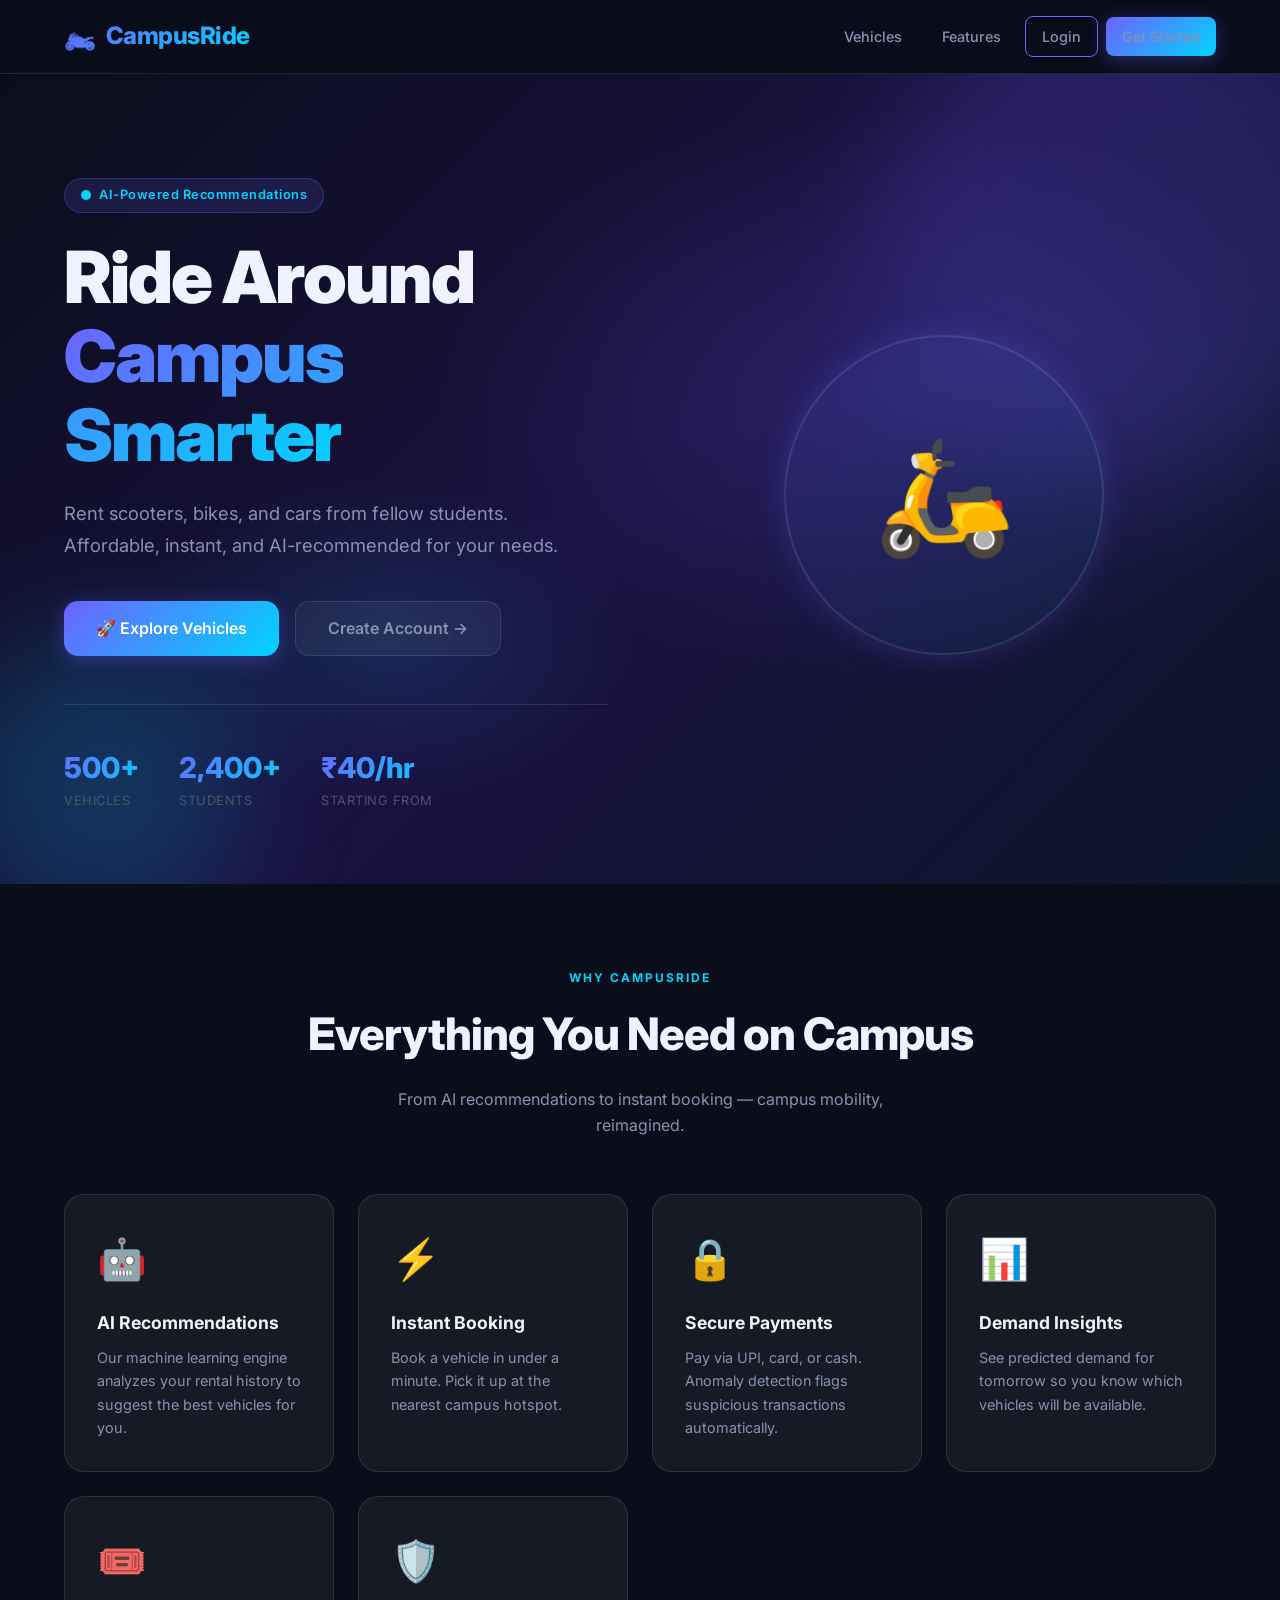
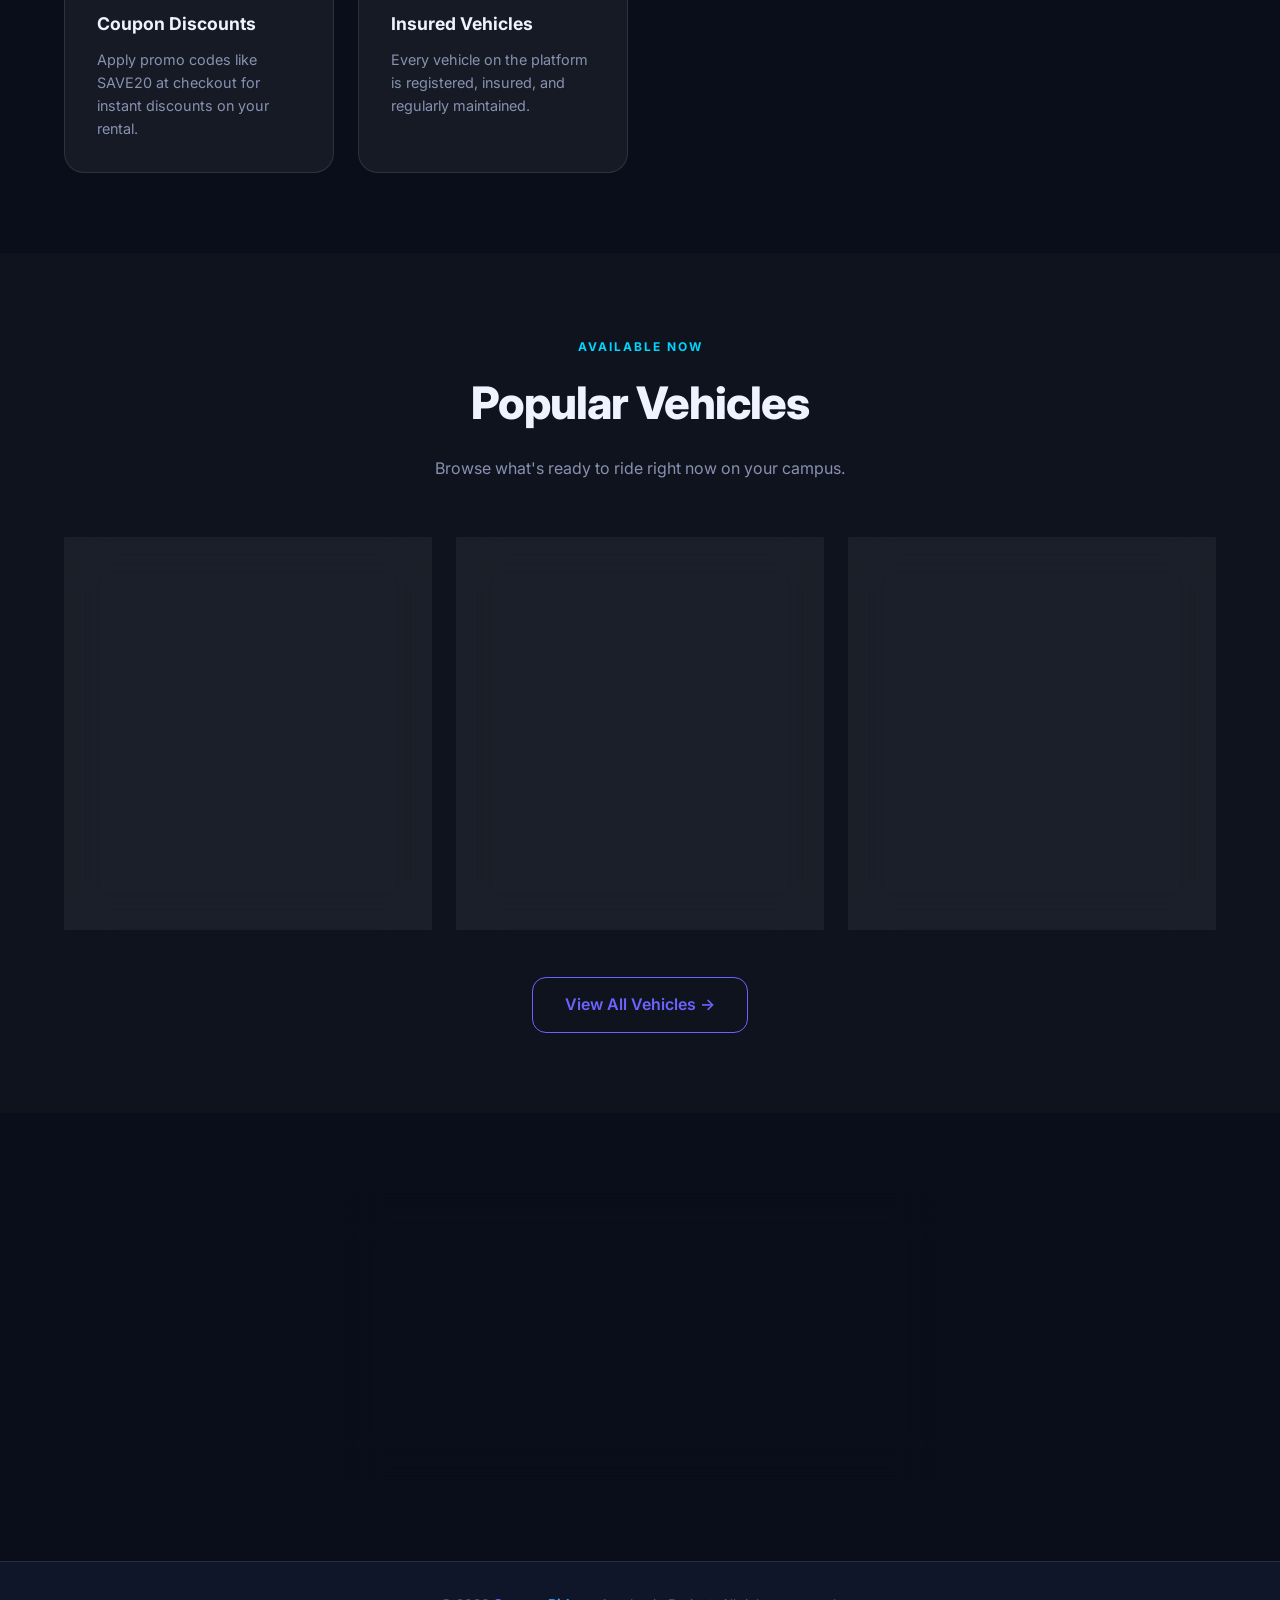
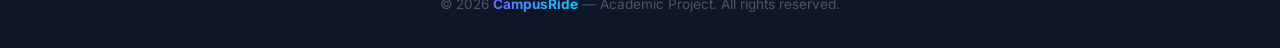
<file: frontend/index.html>
<!DOCTYPE html>
<html lang="en">
<head>
  <meta charset="UTF-8">
  <meta name="viewport" content="width=device-width, initial-scale=1.0">
  <title>CampusRide — Campus Vehicle Rental</title>
  <meta name="description" content="Rent scooters, bikes, and cars on campus. Fast, affordable peer-to-peer campus vehicle rental with AI-powered recommendations.">
  <link rel="stylesheet" href="../css/style.css">
  <link rel="preconnect" href="https://fonts.googleapis.com">
  <link href="https://fonts.googleapis.com/css2?family=Inter:wght@300;400;500;600;700;800;900&display=swap" rel="stylesheet">
</head>
<body>

  <!-- Navbar -->
  <nav class="navbar">
    <div class="container">
      <a href="index.html" class="navbar-brand">
        <span class="brand-icon">🏍️</span> CampusRide
      </a>
      <ul class="navbar-nav">
        <li><a href="#vehicles" id="nav-vehicles">Vehicles</a></li>
        <li><a href="#features" id="nav-features">Features</a></li>
        <li><a href="login.html" id="nav-login" class="btn btn-outline btn-sm">Login</a></li>
        <li><a href="register.html" id="nav-register" class="btn btn-primary btn-sm">Get Started</a></li>
      </ul>
    </div>
  </nav>

  <!-- Hero -->
  <section class="hero">
    <div class="hero-orb hero-orb-1"></div>
    <div class="hero-orb hero-orb-2"></div>
    <div class="container" style="display: grid; grid-template-columns: 1fr 1fr; gap: 4rem; align-items: center;">
      <div class="hero-content">
        <div class="hero-badge">
          <span class="ai-pulse"></span> AI-Powered Recommendations
        </div>
        <h1 class="hero-title">
          Ride Around<br>
          <span class="gradient-text">Campus Smarter</span>
        </h1>
        <p class="hero-subtitle">
          Rent scooters, bikes, and cars from fellow students. Affordable, instant, and AI-recommended for your needs.
        </p>
        <div class="hero-actions">
          <a href="vehicles.html" id="hero-explore-btn" class="btn btn-primary btn-lg">🚀 Explore Vehicles</a>
          <a href="register.html" id="hero-signup-btn" class="btn btn-ghost btn-lg">Create Account →</a>
        </div>
        <div class="hero-stats">
          <div>
            <div class="hero-stat-value">500+</div>
            <div class="hero-stat-label">VEHICLES</div>
          </div>
          <div>
            <div class="hero-stat-value">2,400+</div>
            <div class="hero-stat-label">STUDENTS</div>
          </div>
          <div>
            <div class="hero-stat-value">₹40/hr</div>
            <div class="hero-stat-label">STARTING FROM</div>
          </div>
        </div>
      </div>
      <div class="hero-visual">
        <div class="hero-emoji-circle">🛵</div>
      </div>
    </div>
  </section>

  <!-- Features -->
  <section id="features" class="py-5">
    <div class="container">
      <div class="section-header">
        <span class="section-eyebrow">Why CampusRide</span>
        <h2 class="section-title">Everything You Need on Campus</h2>
        <p class="section-subtitle">From AI recommendations to instant booking — campus mobility, reimagined.</p>
      </div>
      <div class="features-grid">
        <div class="feature-card fade-in">
          <span class="feature-icon">🤖</span>
          <h3 class="feature-title">AI Recommendations</h3>
          <p class="feature-text">Our machine learning engine analyzes your rental history to suggest the best vehicles for you.</p>
        </div>
        <div class="feature-card fade-in">
          <span class="feature-icon">⚡</span>
          <h3 class="feature-title">Instant Booking</h3>
          <p class="feature-text">Book a vehicle in under a minute. Pick it up at the nearest campus hotspot.</p>
        </div>
        <div class="feature-card fade-in">
          <span class="feature-icon">🔒</span>
          <h3 class="feature-title">Secure Payments</h3>
          <p class="feature-text">Pay via UPI, card, or cash. Anomaly detection flags suspicious transactions automatically.</p>
        </div>
        <div class="feature-card fade-in">
          <span class="feature-icon">📊</span>
          <h3 class="feature-title">Demand Insights</h3>
          <p class="feature-text">See predicted demand for tomorrow so you know which vehicles will be available.</p>
        </div>
        <div class="feature-card fade-in">
          <span class="feature-icon">🎟️</span>
          <h3 class="feature-title">Coupon Discounts</h3>
          <p class="feature-text">Apply promo codes like SAVE20 at checkout for instant discounts on your rental.</p>
        </div>
        <div class="feature-card fade-in">
          <span class="feature-icon">🛡️</span>
          <h3 class="feature-title">Insured Vehicles</h3>
          <p class="feature-text">Every vehicle on the platform is registered, insured, and regularly maintained.</p>
        </div>
      </div>
    </div>
  </section>

  <!-- Popular Vehicles -->
  <section id="vehicles" class="py-5" style="background: rgba(255,255,255,0.02);">
    <div class="container">
      <div class="section-header">
        <span class="section-eyebrow">Available Now</span>
        <h2 class="section-title">Popular Vehicles</h2>
        <p class="section-subtitle">Browse what's ready to ride right now on your campus.</p>
      </div>
      <div class="vehicle-grid" id="vehicle-grid">
        <!-- Shimmer placeholders -->
        <div class="vehicle-card" style="min-height:320px;">
          <div class="shimmer" style="height:180px;border-radius:0;"></div>
          <div style="padding:1.25rem;">
            <div class="shimmer" style="height:18px;width:70%;margin-bottom:10px;"></div>
            <div class="shimmer" style="height:14px;width:40%;margin-bottom:20px;"></div>
            <div class="shimmer" style="height:36px;width:100%;"></div>
          </div>
        </div>
        <div class="vehicle-card" style="min-height:320px;">
          <div class="shimmer" style="height:180px;border-radius:0;"></div>
          <div style="padding:1.25rem;">
            <div class="shimmer" style="height:18px;width:70%;margin-bottom:10px;"></div>
            <div class="shimmer" style="height:14px;width:40%;margin-bottom:20px;"></div>
            <div class="shimmer" style="height:36px;width:100%;"></div>
          </div>
        </div>
        <div class="vehicle-card" style="min-height:320px;">
          <div class="shimmer" style="height:180px;border-radius:0;"></div>
          <div style="padding:1.25rem;">
            <div class="shimmer" style="height:18px;width:70%;margin-bottom:10px;"></div>
            <div class="shimmer" style="height:14px;width:40%;margin-bottom:20px;"></div>
            <div class="shimmer" style="height:36px;width:100%;"></div>
          </div>
        </div>
      </div>
      <div style="text-align:center;margin-top:3rem;">
        <a href="vehicles.html" id="view-all-btn" class="btn btn-outline btn-lg">View All Vehicles →</a>
      </div>
    </div>
  </section>

  <!-- CTA -->
  <section class="py-5">
    <div class="container" style="text-align:center;">
      <div class="card card-gradient" style="max-width:600px;margin:0 auto;padding:3.5rem;">
        <h2 style="font-size:2rem;font-weight:800;margin-bottom:0.75rem;">Ready to ride?</h2>
        <p style="color:var(--text-secondary);margin-bottom:2rem;">Join 2,400+ students already using CampusRide.</p>
        <a href="register.html" id="cta-register-btn" class="btn btn-primary btn-lg w-100">Create Free Account 🚀</a>
      </div>
    </div>
  </section>

  <!-- Footer -->
  <footer>
    <p>&copy; 2026 <span>CampusRide</span> — Academic Project. All rights reserved.</p>
  </footer>

  <script>
    const API_BASE = 'http://localhost:15501';
    const VEHICLE_EMOJIS = { Scooter:'🛵', Bike:'🏍️', Car:'🚗', Bicycle:'🚲' };
    const MOCK_VEHICLES = [
      { vehicle_id:1, vehicle_type:'Scooter', brand:'Honda', model:'Activa', hourly_rate:50, fuel_type:'Petrol', seating_capacity:2, availability_status:'Available' },
      { vehicle_id:2, vehicle_type:'Scooter', brand:'TVS', model:'Jupiter', hourly_rate:55, fuel_type:'Petrol', seating_capacity:2, availability_status:'Available' },
      { vehicle_id:5, vehicle_type:'Car', brand:'Maruti', model:'Swift', hourly_rate:200, fuel_type:'Petrol', seating_capacity:5, availability_status:'Available' },
    ];

    async function loadVehicles() {
      let vehicles;
      try {
        const r = await fetch(`${API_BASE}/api/vehicles`);
        vehicles = await r.json();
        if (!Array.isArray(vehicles)) vehicles = MOCK_VEHICLES;
      } catch { vehicles = MOCK_VEHICLES; }

      const grid = document.getElementById('vehicle-grid');
      const shown = vehicles.filter(v => v.availability_status === 'Available').slice(0, 3);
      grid.innerHTML = shown.map(v => `
        <div class="vehicle-card" id="vc-${v.vehicle_id}">
          <div class="vehicle-card-image">
            <span class="vehicle-type-badge">${v.vehicle_type}</span>
            <span class="fuel-badge">${v.fuel_type}</span>
            ${VEHICLE_EMOJIS[v.vehicle_type] || '🚗'}
          </div>
          <div class="vehicle-card-body">
            <div class="vehicle-card-title">${v.brand} ${v.model}</div>
            <div class="vehicle-card-price">₹${v.hourly_rate}<small style="font-size:0.8rem;font-weight:400;color:var(--text-muted)">/hour</small></div>
            <div class="vehicle-card-meta">
              <span>💺 ${v.seating_capacity} seats</span>
              <span class="status-badge status-available">● Available</span>
            </div>
            <div class="vehicle-card-footer">
              <a href="vehicles.html?id=${v.vehicle_id}" class="btn btn-ghost btn-sm" style="flex:1">Details</a>
              <a href="booking.html?vehicle_id=${v.vehicle_id}" class="btn btn-primary btn-sm" style="flex:1">Rent Now</a>
            </div>
          </div>
        </div>
      `).join('');
    }

    loadVehicles();
  </script>
</body>
</html>
</file>
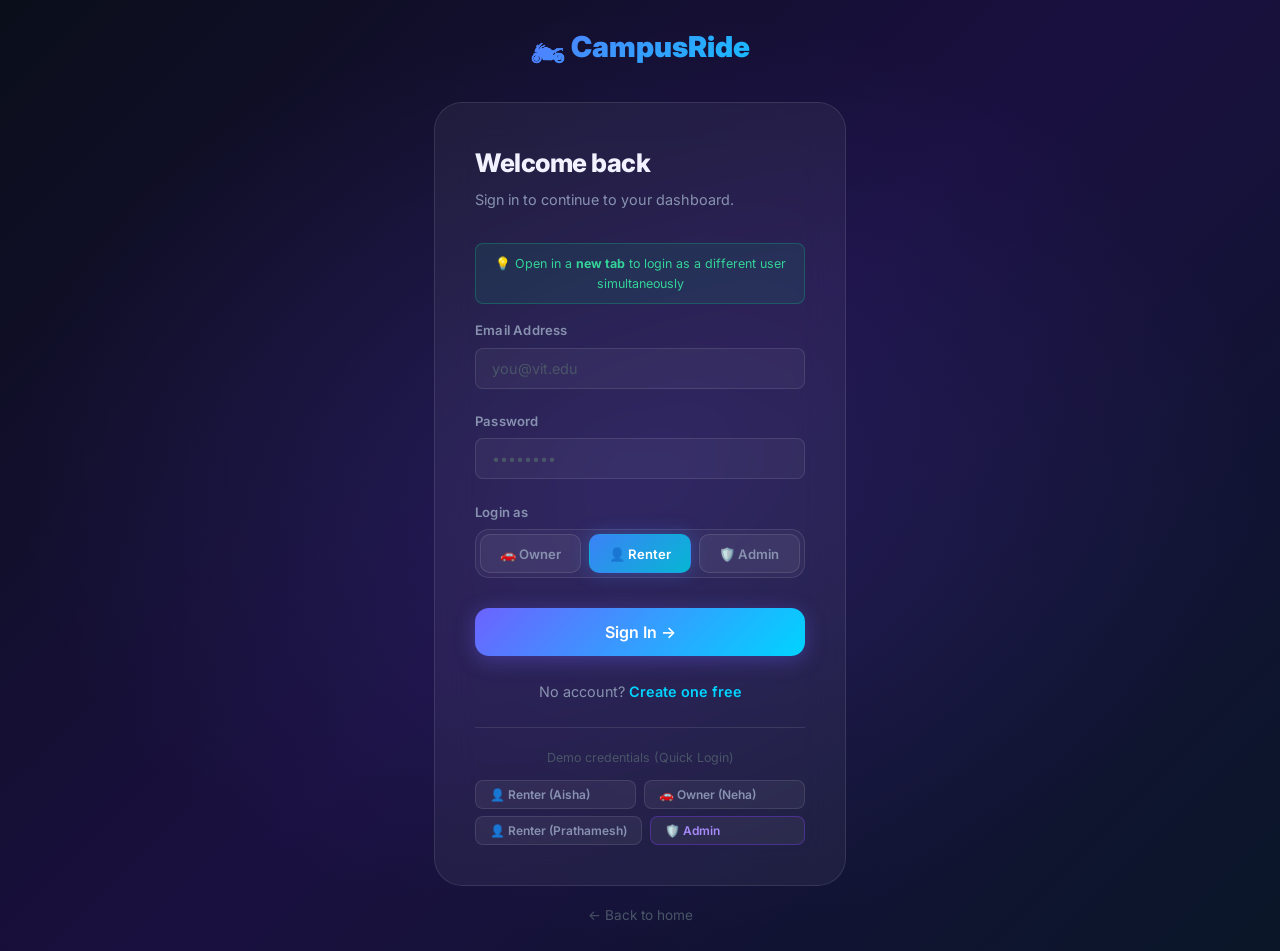
<file: frontend/admin-dashboard.html>
<!DOCTYPE html>
<html lang="en">
<head>
  <meta charset="UTF-8">
  <meta name="viewport" content="width=device-width, initial-scale=1.0">
  <title>Admin Dashboard — CampusRide</title>
  <link rel="stylesheet" href="../css/style.css">
  <link href="https://fonts.googleapis.com/css2?family=Inter:wght@400;500;600;700;800;900&display=swap" rel="stylesheet">
  <style>
    .tbl{width:100%;border-collapse:collapse;}
    .tbl th{text-align:left;padding:.7rem 1rem;color:var(--text-muted);font-size:.75rem;text-transform:uppercase;letter-spacing:.06em;border-bottom:1px solid var(--glass-border);}
    .tbl td{padding:.85rem 1rem;border-bottom:1px solid var(--border-subtle);font-size:.875rem;}
    .tbl tr:last-child td{border-bottom:none;}
    .badge{display:inline-flex;align-items:center;padding:3px 10px;border-radius:20px;font-size:.72rem;font-weight:600;}
    .badge-green{background:rgba(0,229,160,.15);color:#00e5a0;}
    .badge-blue{background:rgba(108,99,255,.2);color:#a89cff;}
    .badge-red{background:rgba(255,79,94,.15);color:#ff6b77;}
    .badge-gold{background:rgba(255,209,102,.15);color:#ffd166;}
    .badge-cyan{background:rgba(0,212,255,.15);color:#00d4ff;}
    .empty-state{text-align:center;padding:3rem 2rem;color:var(--text-muted);}
    .bar-wrap{background:var(--bg-surface);border-radius:8px;height:10px;overflow:hidden;margin-top:.4rem;}
    .bar-fill{background:var(--grad-primary);height:100%;border-radius:8px;transition:width .6s ease;}
  </style>
</head>
<body>
<div class="dashboard-layout">
  <aside class="sidebar">
    <div class="sidebar-logo">🏍️ CampusRide</div>
    <span class="sidebar-section-label">ADMIN</span>
    <a href="#" class="sidebar-item active" onclick="show('stats',this)"><span class="icon">📊</span> Statistics</a>
    <a href="#" class="sidebar-item" onclick="show('students',this)"><span class="icon">👥</span> Students</a>
    <a href="#" class="sidebar-item" onclick="show('vehicles',this)"><span class="icon">🚗</span> Vehicles</a>
    <a href="#" class="sidebar-item" onclick="show('rentals',this)"><span class="icon">📋</span> Rentals</a>
    <a href="#" class="sidebar-item" onclick="show('payments',this)"><span class="icon">💳</span> Payments</a>
    <a href="#" class="sidebar-item" onclick="show('revenue',this)"><span class="icon">📈</span> Revenue</a>
    <span class="sidebar-section-label">SECURITY & AIML</span>
    <a href="#" class="sidebar-item" onclick="show('security',this)"><span class="icon">🛡️</span> Audit Logs</a>
    <a href="#" class="sidebar-item" onclick="show('fraud',this)"><span class="icon">🤖</span> AIML Fraud & Trust</a>
    <a href="#" class="sidebar-item" onclick="show('geofence',this)"><span class="icon">🛰️</span> Campus Geofence</a>
    <a href="#" class="sidebar-item" onclick="show('aiml-suite',this)"><span class="icon">🧠</span> AIML Intelligence Suite</a>
    <span class="sidebar-section-label">ACCOUNT</span>
    <a href="login.html" class="sidebar-item" onclick="sessionStorage.clear()"><span class="icon">🚪</span> Logout</a>
  </aside>


  <main class="dashboard-main">
    <div class="dashboard-header">
      <div>
        <div class="dashboard-greeting">👑 Admin Panel</div>
        <div class="dashboard-username">System Administration</div>
      </div>
      <button class="btn btn-ghost btn-sm" onclick="refreshAdminView()">🔄 Refresh</button>
    </div>

    <!-- Stats -->
    <div id="section-stats">
      <div class="stats-grid">
        <div class="stat-card"><div class="stat-icon">👥</div><div class="stat-value" id="s-students">—</div><div class="stat-label">Total Students</div></div>
        <div class="stat-card"><div class="stat-icon">🚗</div><div class="stat-value" id="s-vehicles">—</div><div class="stat-label">Total Vehicles</div></div>
        <div class="stat-card"><div class="stat-icon">📋</div><div class="stat-value" id="s-rentals">—</div><div class="stat-label">Total Rentals</div></div>
        <div class="stat-card"><div class="stat-icon">💰</div><div class="stat-value" id="s-revenue">—</div><div class="stat-label">Total Revenue</div></div>
      </div>
      <div class="stats-grid" style="margin-top:1rem">
        <div class="stat-card"><div class="stat-icon">⏳</div><div class="stat-value" id="s-active">—</div><div class="stat-label">Active Rentals</div></div>
        <div class="stat-card"><div class="stat-icon">✅</div><div class="stat-value" id="s-available">—</div><div class="stat-label">Available Vehicles</div></div>
        <div class="stat-card"><div class="stat-icon">⭐</div><div class="stat-value" id="s-verified">100%</div><div class="stat-label">Verified Members</div></div>
        <div class="stat-card"><div class="stat-icon">🎯</div><div class="stat-value" id="s-occ">—</div><div class="stat-label">Occupancy Rate</div></div>
      </div>
    </div>

    <!-- Students -->
    <div id="section-students" style="display:none">
      <div class="card">
        <div style="display:flex;justify-content:space-between;align-items:center;margin-bottom:1.5rem">
          <h2 style="font-size:1.2rem;font-weight:700;margin:0">👥 All Students</h2>
          <button class="btn btn-ghost btn-sm" onclick="loadStudents(true)">🔄 Refresh</button>
        </div>
        <div style="overflow-x:auto"><table class="tbl"><thead><tr><th>ID</th><th>Name</th><th>Email</th><th>Department</th><th>Role</th><th>Trust</th><th>Actions</th></tr></thead>
        <tbody id="students-table"></tbody></table></div>
      </div>
    </div>

    <!-- Vehicles -->
    <div id="section-vehicles" style="display:none">
      <div class="card">
        <div style="display:flex;justify-content:space-between;align-items:center;margin-bottom:1.5rem">
          <h2 style="font-size:1.2rem;font-weight:700;margin:0">🚗 All Vehicles</h2>
          <button class="btn btn-ghost btn-sm" onclick="loadVehicles(true)">🔄 Refresh</button>
        </div>
        <div style="overflow-x:auto"><table class="tbl"><thead><tr><th>ID</th><th>Vehicle</th><th>Owner</th><th>Rate</th><th>Location</th><th>Rating</th><th>Status</th><th>Actions</th></tr></thead>
        <tbody id="vehicles-table"></tbody></table></div>
      </div>
    </div>

    <!-- Rentals -->
    <div id="section-rentals" style="display:none">
      <div class="card">
        <div style="display:flex;justify-content:space-between;align-items:center;margin-bottom:1.5rem">
          <h2 style="font-size:1.2rem;font-weight:700;margin:0">📋 All Rentals</h2>
          <button class="btn btn-ghost btn-sm" onclick="loadRentals(true)">🔄 Refresh</button>
        </div>
        <div style="overflow-x:auto"><table class="tbl"><thead><tr><th>ID</th><th>Vehicle</th><th>Renter</th><th>Start</th><th>Hours</th><th>Amount</th><th>Status</th></tr></thead>
        <tbody id="rentals-table"></tbody></table></div>
      </div>
    </div>

    <!-- Payments -->
    <div id="section-payments" style="display:none">
      <div class="card">
        <div style="display:flex;justify-content:space-between;align-items:center;margin-bottom:1.5rem">
          <h2 style="font-size:1.2rem;font-weight:700;margin:0">💳 All Payments</h2>
          <button class="btn btn-ghost btn-sm" onclick="loadPayments(true)">🔄 Refresh</button>
        </div>
        <div style="overflow-x:auto"><table class="tbl"><thead><tr><th>ID</th><th>Renter</th><th>Method</th><th>Amount</th><th>Status</th><th>Date</th></tr></thead>
        <tbody id="payments-table"></tbody></table></div>
      </div>
    </div>

    <!-- Revenue -->
    <div id="section-revenue" style="display:none">
      <div class="card">
        <div style="display:flex;justify-content:space-between;align-items:center;margin-bottom:1.5rem">
          <h2 style="font-size:1.2rem;font-weight:700;margin:0">📈 Revenue Report</h2>
          <button class="btn btn-ghost btn-sm" onclick="loadRevenue(true)">🔄 Refresh</button>
        </div>
        <div id="revenue-content">Loading...</div>
      </div>
    </div>

    <!-- Security & Audit Logs -->
    <div id="section-security" style="display:none">
      <div class="card">
        <div style="display:flex;justify-content:space-between;align-items:center;margin-bottom:1.25rem;flex-wrap:wrap;gap:1rem">
          <div>
            <h2 style="font-size:1.2rem;font-weight:700">🛡️ Immutable Audit Trail</h2>
            <p style="color:var(--text-muted);font-size:0.85rem">Cryptographic & sequential log of system logins, lockout events, bookings, payments, and security alerts.</p>
          </div>
          <div style="display:flex;gap:0.5rem">
            <select id="audit-filter" class="form-control" style="padding:0.4rem 0.8rem;font-size:0.85rem;" onchange="loadAuditLogs(this.value)">
              <option value="">All Actions</option>
              <option value="LOGIN">Logins</option>
              <option value="FAILED_LOGIN">Failed Logins</option>
              <option value="ACCOUNT_LOCKED">Account Lockouts</option>
              <option value="BOOK_VEHICLE">Bookings</option>
              <option value="START_RENTAL">Rental Starts</option>
              <option value="CANCEL_RENTAL">Cancellations</option>
              <option value="GEOFENCE_ALERT">Geofence Breaches</option>
              <option value="SECURITY_VIOLATION">Violations</option>
            </select>
            <button class="btn btn-ghost btn-sm" onclick="loadAuditLogs('', true)">🔄 Refresh</button>
          </div>
        </div>
        <div style="overflow-x:auto">
          <table class="tbl">
            <thead>
              <tr>
                <th>ID</th>
                <th>Timestamp</th>
                <th>Action</th>
                <th>User / Roll No</th>
                <th>Details</th>
                <th>Client IP</th>
              </tr>
            </thead>
            <tbody id="audit-table"></tbody>
          </table>
        </div>
      </div>
    </div>

    <!-- AIML Fraud & Trust Analysis -->
    <div id="section-fraud" style="display:none">
      <div class="card" style="margin-bottom:1.5rem">
        <div style="display:flex;justify-content:space-between;align-items:center;margin-bottom:1.25rem;flex-wrap:wrap;gap:1rem">
          <div>
            <h2 style="font-size:1.2rem;font-weight:700">🤖 AIML Fraud & Anomaly Detection</h2>
            <p style="color:var(--text-muted);font-size:0.85rem">Detects abnormal booking velocity spikes, suspicious cancellation rates, payment chargebacks, and computes Trust Scores.</p>
          </div>
          <button class="btn btn-ghost btn-sm" onclick="loadFraudAnalysis(true)">🔄 Re-run Model</button>
        </div>
        <div class="stats-grid">
          <div class="stat-card"><div class="stat-icon">👥</div><div class="stat-value" id="f-total">—</div><div class="stat-label">Students Analyzed</div></div>
          <div class="stat-card"><div class="stat-icon">🚨</div><div class="stat-value" style="color:var(--accent-red)" id="f-high">—</div><div class="stat-label">Suspicious / High Risk</div></div>
          <div class="stat-card"><div class="stat-icon">⚠️</div><div class="stat-value" style="color:var(--accent-gold)" id="f-mod">—</div><div class="stat-label">Moderate Risk</div></div>
          <div class="stat-card"><div class="stat-icon">⭐</div><div class="stat-value" style="color:var(--accent-green)" id="f-safe">—</div><div class="stat-label">Normal / Verified</div></div>
        </div>
      </div>
      <div class="card">
        <h3 style="font-size:1rem;font-weight:700;margin-bottom:1rem">Student Risk & Trust Assessment Matrix</h3>
        <div style="overflow-x:auto">
          <table class="tbl">
            <thead>
              <tr>
                <th>Roll No</th>
                <th>Student</th>
                <th>Velocity (24h)</th>
                <th>Cancel %</th>
                <th>Status Flags</th>
                <th>Risk Score</th>
                <th>Trust Score</th>
                <th>Account Status</th>
                <th>Action</th>
              </tr>
            </thead>
            <tbody id="fraud-table"></tbody>
          </table>
        </div>
      </div>
    </div>

    <!-- Campus Geofencing -->
    <div id="section-geofence" style="display:none">
      <div class="card" style="margin-bottom:1.5rem">
        <div style="display:flex;justify-content:space-between;align-items:center;flex-wrap:wrap;gap:1rem">
          <div>
            <h2 style="font-size:1.2rem;font-weight:700">🛰️ Campus Geofencing & Perimeter Monitoring</h2>
            <p style="color:var(--text-muted);font-size:0.85rem">Live GPS telemetry and coordinate monitoring ensuring campus vehicles remain within authorized academic boundaries.</p>
          </div>
          <button class="btn btn-primary btn-sm" onclick="simulateBreach()">⚡ Simulate Breach (Live Demo)</button>
        </div>
        <div style="display:grid;grid-template-columns:repeat(auto-fit, minmax(200px, 1fr));gap:1rem;margin-top:1.25rem">
          <div style="background:var(--bg-surface);padding:1rem;border-radius:10px;border:1px solid var(--glass-border)">
            <small style="color:var(--text-muted)">CAMPUS CENTER</small>
            <div style="font-weight:700;margin-top:0.3rem">Lat 13.0020, Lng 80.2350</div>
          </div>
          <div style="background:var(--bg-surface);padding:1rem;border-radius:10px;border:1px solid var(--glass-border)">
            <small style="color:var(--text-muted)">PERIMETER BOUNDARY</small>
            <div style="font-weight:700;margin-top:0.3rem">Radius ~2.5 km (Campus Zone)</div>
          </div>
          <div style="background:var(--bg-surface);padding:1rem;border-radius:10px;border:1px solid var(--glass-border)">
            <small style="color:var(--text-muted)">GPS TELEMETRY</small>
            <div style="font-weight:700;color:var(--accent-green);margin-top:0.3rem">🟢 Active & Enforced</div>
          </div>
        </div>
      </div>
      <div class="card">
        <div style="display:flex;justify-content:space-between;align-items:center;margin-bottom:1rem">
          <h3 style="font-size:1rem;font-weight:700">🚨 Geofence Boundary Breach Alerts</h3>
          <button class="btn btn-ghost btn-sm" onclick="loadGeofenceAlerts(true)">🔄 Refresh</button>
        </div>
        <div style="overflow-x:auto">
          <table class="tbl">
            <thead>
              <tr>
                <th>Alert ID</th>
                <th>Vehicle</th>
                <th>Plate</th>
                <th>Renter</th>
                <th>Breach GPS</th>
                <th>Alert Message</th>
                <th>Status</th>
                <th>Action</th>
              </tr>
            </thead>
            <tbody id="geofence-table"></tbody>
          </table>
        </div>
      </div>
    </div>

    <!-- AIML Intelligence Suite -->
    <div id="section-aiml-suite" style="display:none">
      <!-- Overview & Active Models Status -->
      <div class="card" style="margin-bottom:1.5rem">
        <div style="display:flex;justify-content:space-between;align-items:center;flex-wrap:wrap;gap:1rem;margin-bottom:1.25rem">
          <div>
            <h2 style="font-size:1.2rem;font-weight:700">🧠 CampusRide AIML Core & Predictive Intelligence</h2>
            <p style="color:var(--text-muted);font-size:0.85rem">Integrated machine learning pipelines: Recommendation, Time-Series Demand Forecasting, Fleet Degradation Models, and Isolation Forest Fraud Detection.</p>
          </div>
          <button class="btn btn-ghost btn-sm" onclick="loadAIMLSuite(true)">🔄 Refresh All Telemetry</button>
        </div>
        <div class="stats-grid" id="aiml-stats-grid">
          <div class="stat-card"><div class="stat-icon">🚗</div><div class="stat-value" id="ml-stat-rec" style="font-size:1.1rem;color:var(--accent-green)">Active</div><div class="stat-label">Smart Recommender</div></div>
          <div class="stat-card"><div class="stat-icon">📈</div><div class="stat-value" id="ml-stat-demand" style="font-size:1.1rem;color:var(--accent-green)">Trained</div><div class="stat-label">Demand Predictor</div></div>
          <div class="stat-card"><div class="stat-icon">🔧</div><div class="stat-value" id="ml-stat-maint" style="font-size:1.1rem;color:var(--accent-green)">Active</div><div class="stat-label">Predictive Health</div></div>
          <div class="stat-card"><div class="stat-icon">🛡️</div><div class="stat-value" id="ml-stat-fraud" style="font-size:1.1rem;color:var(--accent-green)">Active</div><div class="stat-label">Isolation Forest</div></div>
        </div>
      </div>

      <!-- Campus Hotspots & Fleet Rebalancing -->
      <div class="card" style="margin-bottom:1.5rem">
        <div style="display:flex;justify-content:space-between;align-items:center;margin-bottom:1rem;flex-wrap:wrap;gap:0.5rem">
          <div>
            <h3 style="font-size:1.1rem;font-weight:700">📍 Campus Demand Hotspots & Vehicle Rebalancing</h3>
            <p style="color:var(--text-muted);font-size:0.85rem">Predicts live footfall and student rental demand across campus zones.</p>
          </div>
          <span class="badge badge-cyan" id="aiml-current-hour">Live Window</span>
        </div>
        <div id="aiml-hotspots-container">Loading campus hotspots...</div>
      </div>

      <!-- Predictive Fleet Maintenance Matrix -->
      <div class="card" style="margin-bottom:1.5rem">
        <div style="display:flex;justify-content:space-between;align-items:center;margin-bottom:1rem;flex-wrap:wrap;gap:0.5rem">
          <div>
            <h3 style="font-size:1.1rem;font-weight:700">🔧 Campus-Wide Predictive Maintenance Telemetry</h3>
            <p style="color:var(--text-muted);font-size:0.85rem">Real-time wear and failure risk scoring across all listed vehicles to prevent breakdowns.</p>
          </div>
          <button class="btn btn-ghost btn-sm" onclick="loadAIMLFleetHealth(true)">🔄 Refresh</button>
        </div>
        <div id="aiml-fleet-container">Loading fleet telemetry...</div>
      </div>

      <!-- Isolation Forest Payment Anomaly Sandbox -->
      <div class="card">
        <h3 style="font-size:1.1rem;font-weight:700;margin-bottom:0.5rem">🛡️ Isolation Forest Payment Anomaly Sandbox</h3>
        <p style="color:var(--text-muted);font-size:0.85rem;margin-bottom:1.25rem">Test transactional payments against the unsupervised Isolation Forest model trained on campus rental behaviors.</p>
        
        <div style="display:flex;gap:1rem;flex-wrap:wrap;align-items:end;margin-bottom:1.25rem">
          <div class="form-group" style="margin:0;flex:1;min-width:200px">
            <label class="form-label">Test Payment Amount (₹)</label>
            <input type="number" id="test-anomaly-amount" class="form-control" value="8500" placeholder="e.g. 150, 4500, 12000">
          </div>
          <button class="btn btn-primary" onclick="testPaymentAnomaly()">🧪 Run Isolation Forest Inference</button>
          <button class="btn btn-ghost" onclick="scanBatchAnomalies()">⚡ Scan Live Payments DB</button>
        </div>
        <div id="anomaly-test-result" style="background:var(--bg-surface);padding:1rem;border-radius:10px;border:1px solid var(--glass-border);display:none"></div>
      </div>
    </div>

  </main>
</div>

<script>
const API='http://localhost:15501';
const token=sessionStorage.getItem('token');
if(!token){window.location.href='login.html';}

const BC={Confirmed:'badge-blue',Active:'badge-green',Completed:'badge-cyan',Cancelled:'badge-red'};
const PC={Pending:'badge-gold',Completed:'badge-green',Failed:'badge-red',Refunded:'badge-cyan'};

let currentSection = 'stats';
function show(name,el){
  currentSection = name;
  document.querySelectorAll('[id^="section-"]').forEach(s=>s.style.display='none');
  document.getElementById('section-'+name).style.display='block';
  document.querySelectorAll('.sidebar-item').forEach(i=>i.classList.remove('active'));
  if(el)el.classList.add('active');
  if(name==='students')loadStudents();
  if(name==='vehicles')loadVehicles();
  if(name==='rentals')loadRentals();
  if(name==='payments')loadPayments();
  if(name==='revenue')loadRevenue();
  if(name==='security')loadAuditLogs();
  if(name==='fraud')loadFraudAnalysis();
  if(name==='geofence')loadGeofenceAlerts();
  if(name==='aiml-suite')loadAIMLSuite();
}

async function refreshAdminView(){
  toast('🔄 Refreshing admin panel...');
  await loadAll();
  if(currentSection==='students') await loadStudents(true);
  else if(currentSection==='vehicles') await loadVehicles(true);
  else if(currentSection==='rentals') await loadRentals(true);
  else if(currentSection==='payments') await loadPayments(true);
  else if(currentSection==='revenue') await loadRevenue(true);
  else if(currentSection==='security') await loadAuditLogs('', true);
  else if(currentSection==='fraud') await loadFraudAnalysis(true);
  else if(currentSection==='geofence') await loadGeofenceAlerts(true);
  else if(currentSection==='aiml-suite') await loadAIMLSuite(true);
  else toast('✅ Overview stats updated!');
}

const afetch=async(url,opts={})=>{const r=await fetch(API+url,{headers:{Authorization:`Bearer ${token}`,...(opts.headers||{})},signal:AbortSignal.timeout(8000),...opts});return r;};

async function loadAll(){
  const r=await afetch('/api/admin/stats');
  if(!r.ok){if(r.status===403){document.body.innerHTML='<div style="display:flex;height:100vh;align-items:center;justify-content:center;font-family:Inter,sans-serif;color:#f0f2ff;background:#0a0e1a;text-align:center"><div><div style="font-size:3rem">🔒</div><h2>Admin Access Required</h2><p style="color:#8892b0">Log in with admin credentials</p><a href="login.html" style="color:#6c63ff">← Go to Login</a></div></div>';return;}}
  const d=await r.json();
  document.getElementById('s-students').textContent=d.total_students||0;
  document.getElementById('s-vehicles').textContent=d.total_vehicles||0;
  document.getElementById('s-rentals').textContent=d.total_rentals||0;
  document.getElementById('s-revenue').textContent='₹'+(d.total_revenue||0).toFixed(0);
  document.getElementById('s-active').textContent=d.active_rentals||0;
  document.getElementById('s-available').textContent=d.available_vehicles||0;
  const occ=d.total_vehicles>0?Math.round(((d.total_vehicles-d.available_vehicles)/d.total_vehicles)*100):0;
  document.getElementById('s-occ').textContent=occ+'%';
}

async function loadStudents(isManual=false){
  const r=await afetch('/api/admin/students');
  const data=await r.json();
  document.getElementById('students-table').innerHTML=data.map(s=>`<tr>
    <td>${s.student_id}</td>
    <td><strong>${s.full_name}</strong><br><small style="color:var(--text-muted)">Roll: ${s.roll_number||'N/A'}</small></td>
    <td>${s.email}</td>
    <td>${s.department}</td>
    <td><span class="badge ${s.role==='admin'?'badge-red':s.role==='owner'?'badge-blue':'badge-green'}">${s.role}</span></td>
    <td>⭐${(s.trust_score||5).toFixed(1)}</td>
    <td>
      <select onchange="changeRole(${s.student_id},this.value)" class="form-control" style="padding:.3rem .5rem;font-size:.8rem;width:auto">
        <option value="student" ${s.role==='student'?'selected':''}>Student</option>
        <option value="owner" ${s.role==='owner'?'selected':''}>Owner</option>
        <option value="admin" ${s.role==='admin'?'selected':''}>Admin</option>
      </select>
    </td>
  </tr>`).join('');
  if(isManual) toast('👥 Students list updated');
}


async function changeRole(id,role){
  const fd=new FormData();fd.append('role',role);
  const r=await afetch(`/api/admin/students/${id}/role`,{method:'PUT',body:fd});
  const d=await r.json();
  toast(r.ok?`✅ Role → ${role}`:d.detail||'Failed');
}

async function loadVehicles(isManual=false){
  const r=await afetch('/api/admin/vehicles');
  const data=await r.json();
  const SC={Available:'badge-green',Rented:'badge-blue',Maintenance:'badge-gold'};
  document.getElementById('vehicles-table').innerHTML=data.map(v=>`<tr>
    <td>${v.vehicle_id}</td>
    <td><strong>${v.brand} ${v.model}</strong><br><small style="color:var(--text-muted)">${v.vehicle_type}</small></td>
    <td>${v.owner_name}</td>
    <td>₹${v.hourly_rate}/hr</td>
    <td>📍${v.location||'Campus'}</td>
    <td>⭐${(v.avg_rating||0).toFixed(1)}</td>
    <td><span class="badge ${SC[v.availability_status]||'badge-cyan'}">${v.availability_status}</span></td>
    <td>
      ${!v.is_approved?`<button onclick="approveVehicle(${v.vehicle_id})" class="btn btn-primary btn-sm">Approve</button>`:''}
      <button onclick="deleteVehicle(${v.vehicle_id},'${v.brand} ${v.model}')" class="btn btn-ghost btn-sm" style="color:var(--accent-red)">🗑️</button>
    </td>
  </tr>`).join('');
  if(isManual) toast('🚗 Vehicles list updated');
}

async function approveVehicle(id){
  await afetch(`/api/admin/vehicles/${id}/approve`,{method:'PUT'});toast('✅ Vehicle approved');loadVehicles();}
async function deleteVehicle(id,name){
  if(!confirm(`Delete "${name}"?`))return;
  const r=await afetch(`/api/admin/vehicles/${id}`,{method:'DELETE'});
  const d=await r.json();
  if(r.ok){toast('✅ Deleted');loadVehicles();}else toast(d.detail||'Failed');
}

async function loadRentals(isManual=false){
  const r=await afetch('/api/admin/rentals');const data=await r.json();
  document.getElementById('rentals-table').innerHTML=data.map(b=>`<tr>
    <td>${b.rental_id}</td>
    <td><strong>${b.vehicle_name}</strong></td>
    <td>${b.renter_name}</td>
    <td>${new Date(b.start_time).toLocaleDateString()}</td>
    <td>${(b.total_hours||0).toFixed(1)}h</td>
    <td><strong>₹${(b.final_amount||0).toFixed(0)}</strong></td>
    <td><span class="badge ${BC[b.status]||'badge-cyan'}">${b.status}</span></td>
  </tr>`).join('');
  if(isManual) toast('📋 Rentals list updated');
}

async function loadPayments(isManual=false){
  const r=await afetch('/api/admin/payments');const data=await r.json();
  document.getElementById('payments-table').innerHTML=data.map(p=>`<tr>
    <td>${p.payment_id}</td>
    <td>${p.renter_name}</td>
    <td>${p.payment_method}</td>
    <td><strong>₹${(p.amount||0).toFixed(0)}</strong></td>
    <td><span class="badge ${PC[p.payment_status]||'badge-cyan'}">${p.payment_status}</span></td>
    <td>${new Date(p.payment_date).toLocaleDateString()}</td>
  </tr>`).join('');
  if(isManual) toast('💳 Payments list updated');
}

async function loadRevenue(isManual=false){
  const r=await afetch('/api/admin/revenue-report');
  const d=await r.json();
  const el=document.getElementById('revenue-content');
  const maxRev=Math.max(1,...(d.by_type||[]).map(t=>t.revenue));
  el.innerHTML=`
    <div style="display:grid;grid-template-columns:1fr 1fr;gap:1rem;margin-bottom:2rem">
      <div style="background:var(--bg-surface);border-radius:12px;padding:1.25rem;text-align:center">
        <div style="color:var(--text-muted);font-size:.85rem">Total Revenue</div>
        <div style="font-size:2rem;font-weight:700;color:var(--accent-green)">₹${(d.total_revenue||0).toFixed(0)}</div>
      </div>
      <div style="background:var(--bg-surface);border-radius:12px;padding:1.25rem;text-align:center">
        <div style="color:var(--text-muted);font-size:.85rem">Total Refunds</div>
        <div style="font-size:2rem;font-weight:700;color:var(--accent-red)">₹${(d.total_refunds||0).toFixed(0)}</div>
      </div>
    </div>
    <h3 style="margin-bottom:1rem;font-size:1rem">Revenue by Vehicle Type</h3>
    ${(d.by_type||[]).map(t=>`<div style="margin-bottom:1.25rem">
      <div style="display:flex;justify-content:space-between;margin-bottom:.4rem">
        <span>${t.type} (${t.rentals} rentals)</span><strong>₹${t.revenue.toFixed(0)}</strong>
      </div>
      <div class="bar-wrap"><div class="bar-fill" style="width:${Math.round((t.revenue/maxRev)*100)}%"></div></div>
    </div>`).join('')}`;
  if(isManual) toast('📈 Revenue report updated');
}

async function loadAuditLogs(actionFilter='', isManual=false){
  const url = actionFilter ? `/api/security/audit-logs?action=${encodeURIComponent(actionFilter)}` : '/api/security/audit-logs';
  const r = await afetch(url);
  const data = await r.json();
  if(isManual) toast('🛡️ Audit logs updated');
  const AC = {
    LOGIN: 'badge-green', FAILED_LOGIN: 'badge-red', ACCOUNT_LOCKED: 'badge-red',
    BOOK_VEHICLE: 'badge-blue', START_RENTAL: 'badge-cyan', CANCEL_RENTAL: 'badge-gold',
    GEOFENCE_ALERT: 'badge-red', SECURITY_VIOLATION: 'badge-red', REGISTER: 'badge-green'
  };
  document.getElementById('audit-table').innerHTML = data.map(log => `<tr>
    <td>#${log.log_id}</td>
    <td><small>${new Date(log.timestamp).toLocaleString()}</small></td>
    <td><span class="badge ${AC[log.action] || 'badge-cyan'}">${log.action}</span></td>
    <td><strong>${log.student_name}</strong><br><small style="color:var(--text-muted)">Roll: ${log.roll_number}</small></td>
    <td><small style="color:var(--text-secondary)">${log.details || '—'}</small></td>
    <td><code>${log.ip_address || '127.0.0.1'}</code></td>
  </tr>`).join('') || '<tr><td colspan="6" style="text-align:center;color:var(--text-muted)">No audit records found</td></tr>';
}

async function loadFraudAnalysis(isManual=false){
  const r = await afetch('/api/security/fraud/analysis');
  const d = await r.json();
  if(isManual) toast('🤖 Fraud analysis & trust scores updated');
  document.getElementById('f-total').textContent = d.total_analyzed || 0;
  document.getElementById('f-high').textContent = d.high_risk_count || 0;
  document.getElementById('f-mod').textContent = d.moderate_risk_count || 0;
  const safeCount = (d.total_analyzed || 0) - (d.high_risk_count || 0) - (d.moderate_risk_count || 0);
  document.getElementById('f-safe').textContent = Math.max(0, safeCount);

  const RC = {
    'Suspicious / High Risk': 'badge-red',
    'Moderate': 'badge-gold',
    'Normal': 'badge-green'
  };

  document.getElementById('fraud-table').innerHTML = (d.students || []).map(s => `<tr>
    <td><code>${s.roll_number}</code></td>
    <td><strong>${s.full_name}</strong><br><small style="color:var(--text-muted)">${s.email}</small></td>
    <td>${s.recent_rentals_24h} / day</td>
    <td>${s.cancellation_rate}%</td>
    <td><span class="badge ${s.flags.length?'badge-red':'badge-green'}">${s.flags.length ? s.flags.join(', ') : 'Clean'}</span></td>
    <td>
      <div style="font-weight:700;color:${s.risk_score>=60?'var(--accent-red)':s.risk_score>=30?'var(--accent-gold)':'var(--accent-green)'}">
        ${s.risk_score}/100
      </div>
      <span class="badge ${RC[s.risk_level] || 'badge-cyan'}">${s.risk_level}</span>
      ${s.flags.length ? `<div style="font-size:0.7rem;color:var(--accent-red);margin-top:2px">${s.flags.join(', ')}</div>` : ''}
    </td>
    <td><strong>⭐ ${s.trust_score}%</strong></td>
    <td><span class="badge ${s.account_status==='Active'?'badge-green':'badge-red'}">${s.account_status}</span></td>
    <td>
      <button onclick="toggleAccountStatus(${s.student_id}, '${s.account_status==='Active'?'Suspended':'Active'}')" class="btn btn-sm ${s.account_status==='Active'?'btn-ghost':'btn-primary'}" style="${s.account_status==='Active'?'color:var(--accent-red)':''}">
        ${s.account_status==='Active'?'Suspend':'Reactivate'}
      </button>
    </td>
  </tr>`).join('');
}

async function toggleAccountStatus(studentId, newStatus){
  const fd = new FormData(); fd.append('status', newStatus);
  const r = await afetch(`/api/security/students/${studentId}/status`, {method: 'PUT', body: fd});
  const d = await r.json();
  if(r.ok){ toast(`✅ Account status set to ${newStatus}`); loadFraudAnalysis(); }
  else { toast(d.detail || 'Failed'); }
}

async function loadGeofenceAlerts(isManual=false){
  const r = await afetch('/api/security/geofence/alerts');
  const alerts = await r.json();
  if(isManual) toast('🛰️ Geofence boundary alerts updated');
  document.getElementById('geofence-table').innerHTML = alerts.map(a => `<tr>
    <td>#${a.alert_id}</td>
    <td><strong>${a.vehicle_name}</strong></td>
    <td><code>${a.license_plate}</code></td>
    <td>${a.renter_name}<br><small style="color:var(--text-muted)">Roll: ${a.renter_roll}</small></td>
    <td><small>(${a.latitude.toFixed(4)}, ${a.longitude.toFixed(4)})</small></td>
    <td><small style="color:var(--accent-red)">${a.alert_message}</small></td>
    <td><span class="badge ${a.status==='Active'?'badge-red':'badge-green'}">${a.status}</span></td>
    <td>
      ${a.status==='Active'?`<button onclick="resolveGeofenceAlert(${a.alert_id})" class="btn btn-primary btn-sm">Resolve</button>`:'<span style="color:var(--text-muted)">Cleared</span>'}
    </td>
  </tr>`).join('') || '<tr><td colspan="8" style="text-align:center;color:var(--text-muted)">No active boundary breach alerts. Campus perimeter is secure.</td></tr>';
}

async function simulateBreach(){
  const r = await afetch('/api/security/geofence/simulate-breach', {method: 'POST'});
  const d = await r.json();
  if(r.ok){
    toast('🚨 Breach simulated: Vehicle moved outside campus boundary!');
    loadGeofenceAlerts();
  } else {
    toast(d.detail || 'Simulation failed');
  }
}

async function resolveGeofenceAlert(alertId){
  const r = await afetch(`/api/security/geofence/alerts/${alertId}/resolve`, {method: 'PUT'});
  if(r.ok){
    toast('✅ Geofence alert marked resolved');
    loadGeofenceAlerts();
  }
}

// ── AIML Intelligence Suite ──
async function loadAIMLSuite(isManual=false){
  await Promise.all([loadAIMLStats(), loadAIMLHotspots(), loadAIMLFleetHealth(isManual)]);
  if(isManual) toast('🧠 AIML Intelligence Suite updated');
}

async function loadAIMLStats(){
  try {
    const r = await afetch('/api/ml/stats');
    if(r.ok){
      const d = await r.json();
      const models = d.models || {};
      if(models.recommender) document.getElementById('ml-stat-rec').textContent = models.recommender.status || 'Active';
      if(models.demand_predictor) document.getElementById('ml-stat-demand').textContent = models.demand_predictor.status || 'Trained';
      if(models.maintenance) document.getElementById('ml-stat-maint').textContent = models.maintenance.status || 'Active';
      if(models.anomaly_detector) document.getElementById('ml-stat-fraud').textContent = models.anomaly_detector.status || 'Active';
    }
  } catch(e){}
}

async function loadAIMLHotspots(){
  const el = document.getElementById('aiml-hotspots-container');
  if(!el) return;
  el.innerHTML = '<div style="color:var(--text-muted)">Loading predictive campus demand distribution...</div>';
  try {
    const r = await afetch('/api/ml/demand-prediction/locations');
    const d = await r.json();
    document.getElementById('aiml-current-hour').textContent = `${d.current_day || 'Today'} · ${d.current_hour || 'Live'}`;
    const hotspots = d.hotspots || [];

    let html = `
      <div style="display:grid;grid-template-columns:repeat(auto-fit, minmax(220px, 1fr));gap:1rem;margin-bottom:1.25rem">
    `;

    hotspots.forEach(h => {
      const isHigh = h.status === 'High';
      const isMed = h.status === 'Medium';
      const statusBadge = isHigh ? 'badge-red' : isMed ? 'badge-gold' : 'badge-green';
      const barColor = isHigh ? 'var(--accent-red)' : isMed ? '#ffd166' : 'var(--accent-green)';
      html += `
        <div style="background:var(--bg-surface);padding:1rem;border-radius:10px;border:1px solid var(--glass-border)">
          <div style="display:flex;justify-content:space-between;align-items:center;margin-bottom:0.5rem">
            <strong>📍 ${h.location}</strong>
            <span class="badge ${statusBadge}">${h.status}</span>
          </div>
          <div style="font-size:1.4rem;font-weight:800;color:var(--text-primary)">${h.demand_pct}% <span style="font-size:0.8rem;color:var(--text-muted);font-weight:400">demand share</span></div>
          <div style="background:rgba(255,255,255,0.1);height:6px;border-radius:3px;overflow:hidden;margin:0.5rem 0">
            <div style="width:${h.demand_pct}%;background:${barColor};height:100%"></div>
          </div>
          <div style="font-size:0.75rem;color:var(--text-muted)">Peak: ${h.peak_window}</div>
        </div>
      `;
    });

    html += '</div>';

    if (d.rebalancing_recommendation) {
      html += `
        <div style="background:rgba(255,107,107,0.06);border:1px solid rgba(255,107,107,0.25);padding:1rem 1.25rem;border-radius:10px;display:flex;align-items:center;gap:1rem">
          <div style="font-size:1.8rem">⚡</div>
          <div>
            <div style="font-weight:700;font-size:0.9rem;color:var(--accent-red);margin-bottom:0.2rem">Automated Fleet Rebalancing Advisory</div>
            <div style="font-size:0.85rem;color:var(--text-secondary)">${d.rebalancing_recommendation}</div>
          </div>
        </div>
      `;
    }

    el.innerHTML = html;
  } catch (e) {
    el.innerHTML = '<div style="color:var(--text-muted)">Failed to fetch location demand predictions.</div>';
  }
}

async function loadAIMLFleetHealth(isManual=false){
  const el = document.getElementById('aiml-fleet-container');
  if(!el) return;
  el.innerHTML = '<div style="color:var(--text-muted)">Running vehicle wear & breakdown models...</div>';
  try {
    const r = await afetch('/api/ml/maintenance/fleet-health');
    const d = await r.json();
    if(isManual) toast('🔧 Fleet predictive health updated');
    const list = d.vehicles || [];

    let html = `
      <div style="display:flex;gap:1.5rem;margin-bottom:1.25rem;flex-wrap:wrap">
        <div style="background:var(--bg-surface);padding:0.75rem 1.25rem;border-radius:10px;border:1px solid var(--glass-border)">
          <div style="font-size:0.75rem;color:var(--text-muted)">FLEET AVG HEALTH SCORE</div>
          <div style="font-size:1.4rem;font-weight:800;color:${(d.fleet_avg_health||80)>=70?'var(--accent-green)':'#ffd166'}">${d.fleet_avg_health || 85}%</div>
        </div>
        <div style="background:var(--bg-surface);padding:0.75rem 1.25rem;border-radius:10px;border:1px solid var(--glass-border)">
          <div style="font-size:0.75rem;color:var(--text-muted)">BREAKDOWN RISK VEHICLES</div>
          <div style="font-size:1.4rem;font-weight:800;color:${(d.high_risk_count||0)>0?'#ff6b77':'var(--accent-green)'}">${d.high_risk_count || 0}</div>
        </div>
      </div>
      <div style="overflow-x:auto">
        <table class="tbl">
          <thead>
            <tr>
              <th>ID</th>
              <th>Vehicle</th>
              <th>Status</th>
              <th>Health Score</th>
              <th>Breakdown Risk</th>
              <th>ML Diagnostic Prediction</th>
            </tr>
          </thead>
          <tbody>
    `;

    list.forEach(v => {
      const riskBadge = v.risk_level === 'High' ? 'badge-red' : v.risk_level === 'Moderate' ? 'badge-gold' : 'badge-green';
      const healthColor = v.health_score >= 75 ? 'var(--accent-green)' : v.health_score >= 50 ? '#ffd166' : '#ff6b77';
      html += `
        <tr>
          <td>#${v.vehicle_id}</td>
          <td><strong>${v.brand} ${v.model}</strong><br><small style="color:var(--text-muted)">${v.license_plate} · ${v.vehicle_type}</small></td>
          <td><span class="badge ${v.current_status==='Available'?'badge-green':'badge-gold'}">${v.current_status}</span></td>
          <td>
            <div style="display:flex;align-items:center;gap:0.5rem">
              <strong style="color:${healthColor}">${v.health_score}%</strong>
              <div style="flex:1;background:rgba(255,255,255,0.1);height:6px;border-radius:3px;min-width:60px;overflow:hidden">
                <div style="width:${v.health_score}%;background:${healthColor};height:100%"></div>
              </div>
            </div>
          </td>
          <td><span class="badge ${riskBadge}">${v.risk_level} (${v.risk_percentage}%)</span></td>
          <td style="font-size:0.85rem">${v.status_text || 'Normal operation'}</td>
        </tr>
      `;
    });

    html += '</tbody></table></div>';
    el.innerHTML = html;
  } catch (e) {
    el.innerHTML = '<div style="color:var(--text-muted)">Unable to load fleet telemetry.</div>';
  }
}

async function testPaymentAnomaly(){
  const amount = parseFloat(document.getElementById('test-anomaly-amount').value);
  const resultBox = document.getElementById('anomaly-test-result');
  if(isNaN(amount)){ toast('Enter a valid amount'); return; }

  resultBox.style.display = 'block';
  resultBox.innerHTML = '<div style="color:var(--text-muted)">Testing amount against Isolation Forest model...</div>';

  try {
    const r = await fetch(`${API}/api/ml/anomaly-detect`, {
      method: 'POST',
      headers: { 'Content-Type': 'application/json', Authorization: `Bearer ${token}` },
      body: JSON.stringify({ amount: amount })
    });
    const d = await r.json();
    const isAnomaly = d.is_anomaly;
    const badgeCls = isAnomaly ? 'badge-red' : 'badge-green';
    const borderCls = isAnomaly ? 'rgba(255,79,94,0.3)' : 'rgba(0,229,160,0.3)';

    resultBox.style.borderColor = borderCls;
    resultBox.innerHTML = `
      <div style="display:flex;justify-content:space-between;align-items:center;margin-bottom:0.75rem">
        <div style="display:flex;align-items:center;gap:0.75rem">
          <span style="font-size:1.8rem">${isAnomaly ? '🚨' : '✅'}</span>
          <div>
            <div style="font-weight:700;font-size:1.05rem;color:${isAnomaly ? 'var(--accent-red)' : 'var(--accent-green)'}">
              ${isAnomaly ? 'Anomaly Detected (Flagged by Isolation Forest)' : 'Normal Transaction Pattern'}
            </div>
            <div style="font-size:0.8rem;color:var(--text-muted)">Amount tested: ₹${amount.toFixed(2)}</div>
          </div>
        </div>
        <span class="badge ${badgeCls}">${d.risk_level} Risk</span>
      </div>
      <div style="font-size:0.85rem;color:var(--text-secondary);background:rgba(255,255,255,0.02);padding:0.6rem 0.8rem;border-radius:8px">
        <strong>Model Diagnosis:</strong> ${d.message || (isAnomaly ? 'Amount deviates significantly from standard student campus rental distribution.' : 'Transaction falls within normal campus payment bounds.')}
        ${d.anomaly_score !== undefined ? `<div style="margin-top:0.25rem;font-size:0.75rem;color:var(--text-muted)">Isolation Forest Decision Score: <code>${d.anomaly_score.toFixed(4)}</code></div>` : ''}
      </div>
    `;
  } catch (e) {
    resultBox.innerHTML = '<div style="color:var(--accent-red)">Error executing anomaly inference.</div>';
  }
}

async function scanBatchAnomalies(){
  const resultBox = document.getElementById('anomaly-test-result');
  resultBox.style.display = 'block';
  resultBox.innerHTML = '<div style="color:var(--text-muted)">Fetching all system payments to run batch scan...</div>';
  try {
    const payRes = await afetch('/api/admin/payments');
    const payments = await payRes.json();
    const amounts = payments.map(p => p.amount || 0);

    if(!amounts.length){
      resultBox.innerHTML = '<div>No recorded payments in database to scan.</div>';
      return;
    }

    const r = await fetch(`${API}/api/ml/anomaly-detect/batch`, {
      method: 'POST',
      headers: { 'Content-Type': 'application/json', Authorization: `Bearer ${token}` },
      body: JSON.stringify(amounts)
    });
    const d = await r.json();

    resultBox.innerHTML = `
      <div style="display:flex;justify-content:space-between;align-items:center;margin-bottom:0.75rem">
        <div>
          <strong style="color:var(--accent-green)">Batch Isolation Forest Scan Completed</strong>
          <div style="font-size:0.8rem;color:var(--text-muted)">Checked ${d.total_checked} recorded transactions in database</div>
        </div>
        <span class="badge ${d.anomalies_found > 0 ? 'badge-red' : 'badge-green'}">${d.anomalies_found} Anomalies Found</span>
      </div>
      <div style="font-size:0.85rem;color:var(--text-secondary)">
        ${d.anomalies_found === 0 ? '✅ All existing campus payments conform to regular rental spending behaviors.' : `⚠️ Identified ${d.anomalies_found} suspicious transaction(s) requiring manual audit review.`}
      </div>
    `;
  } catch(e) {
    resultBox.innerHTML = '<div style="color:var(--accent-red)">Batch scan failed.</div>';
  }
}

function toast(msg){
  let t=document.getElementById('toast');
  if(!t){t=document.createElement('div');t.id='toast';t.style.cssText='position:fixed;bottom:2rem;right:2rem;background:var(--bg-elevated);border:1px solid var(--glass-border);color:var(--text-primary);padding:.9rem 1.5rem;border-radius:12px;font-size:.9rem;z-index:9999;box-shadow:var(--shadow-md);transition:opacity .3s;';document.body.appendChild(t);}
  t.textContent=msg;t.style.opacity='1';clearTimeout(t._t);t._t=setTimeout(()=>t.style.opacity='0',3000);
}

loadAll();


</script>
</body>
</html>
</file>
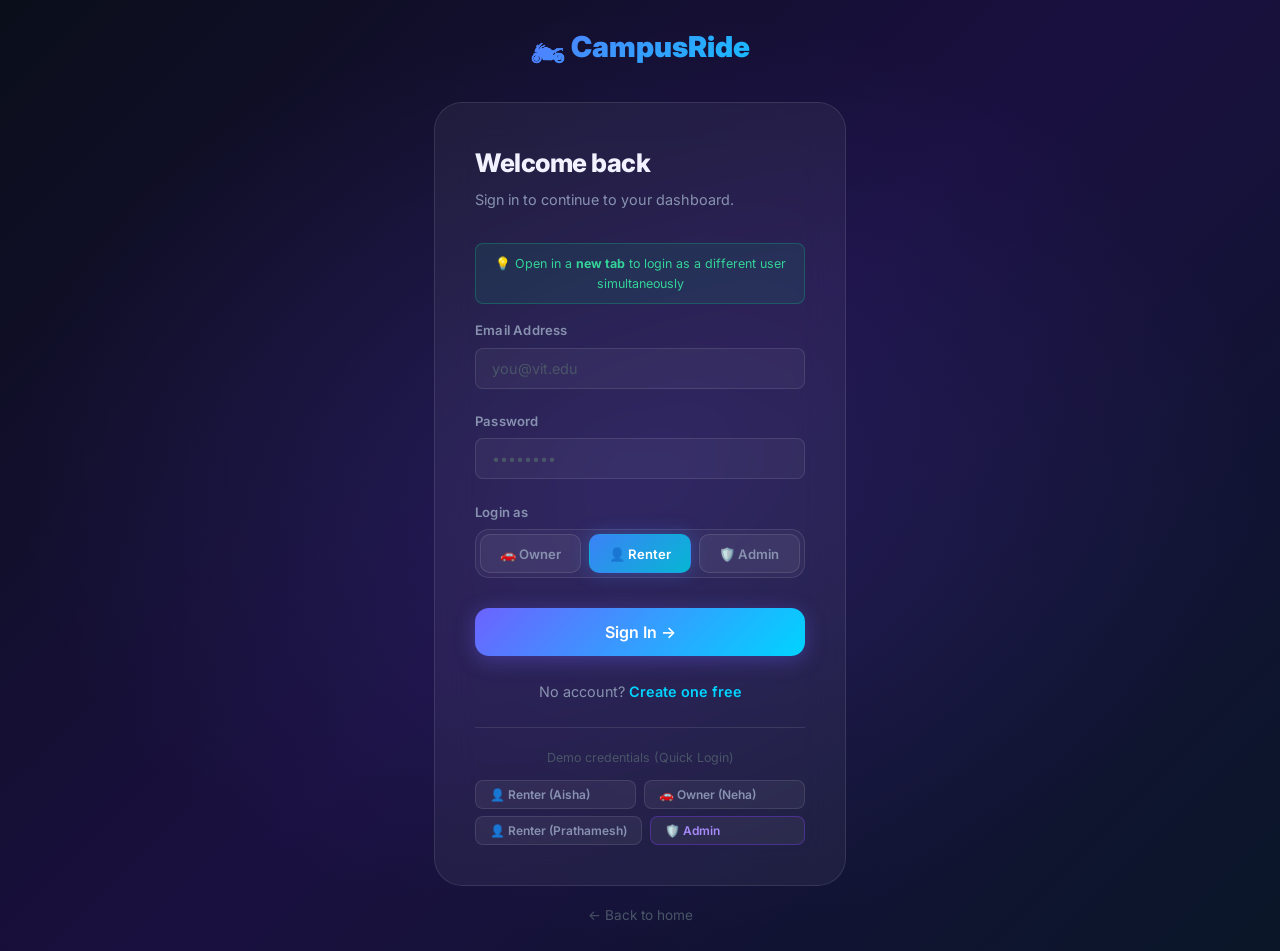
<file: frontend/booking.html>
<!DOCTYPE html>
<html lang="en">
<head>
  <meta charset="UTF-8">
  <meta name="viewport" content="width=device-width, initial-scale=1.0">
  <title>Book a Vehicle — CampusRide</title>
  <meta name="description" content="Book a campus vehicle on CampusRide — select dates, pickup location and confirm your rental.">
  <link rel="stylesheet" href="../css/style.css">
  <link href="https://fonts.googleapis.com/css2?family=Inter:wght@400;500;600;700;800;900&display=swap" rel="stylesheet">
</head>
<body>

  <nav class="navbar">
    <div class="container">
      <a href="index.html" class="navbar-brand">🏍️ CampusRide</a>
      <ul class="navbar-nav">
        <li><a href="dashboard.html">Dashboard</a></li>
        <li><a href="vehicles.html">Vehicles</a></li>
        <li><a href="#" onclick="logout();" class="btn btn-ghost btn-sm">Logout</a></li>
      </ul>
    </div>
  </nav>

  <div style="padding:3rem 0;">
    <div class="container">
      <div style="margin-bottom:2rem;">
        <a href="vehicles.html" style="color:var(--text-muted);font-size:0.88rem;">← Back to Vehicles</a>
        <h1 style="font-size:2rem;font-weight:800;letter-spacing:-0.5px;margin-top:0.75rem;">Book a Vehicle</h1>
      </div>

      <div id="booking-content">
        <!-- Loading shimmer -->
        <div class="booking-layout">
          <div class="booking-vehicle-preview">
            <div class="shimmer booking-preview-image"></div>
            <div class="booking-preview-body">
              <div class="shimmer" style="height:20px;width:60%;margin-bottom:10px;border-radius:4px;"></div>
              <div class="shimmer" style="height:16px;width:40%;border-radius:4px;"></div>
            </div>
          </div>
          <div class="card">
            <div class="shimmer" style="height:400px;border-radius:8px;"></div>
          </div>
        </div>
      </div>
    </div>
  </div>

  <footer>
    <p>&copy; 2026 <span>CampusRide</span>. All rights reserved.</p>
  </footer>

  <script>
    const API_BASE = 'http://localhost:15501';
    const VEHICLE_EMOJIS = { Scooter:'🛵', Bike:'🏍️', Car:'🚗', Bicycle:'🚲' };

    let selectedVehicle = null;
    let discountAmount = 0;
    let appliedCouponCode = '';

    const urlParams = new URLSearchParams(window.location.search);
    const vehicleId = urlParams.get('vehicle_id');

    async function init() {
      const token = sessionStorage.getItem('token');
      if (!token) { window.location.href = 'login.html'; return; }

      // Owners should not book — redirect to their dashboard
      const loginAs = sessionStorage.getItem('login_as');
      if (loginAs === 'owner') { window.location.href = 'owner-dashboard.html'; return; }

      if (!vehicleId) {
        document.getElementById('booking-content').innerHTML = `
          <div class="card" style="text-align:center;padding:4rem;">
            <div style="font-size:3rem;margin-bottom:1rem;">🚗</div>
            <h3>No vehicle selected</h3>
            <p class="text-muted">Please choose a vehicle first.</p>
            <a href="vehicles.html" class="btn btn-primary mt-2">Browse Vehicles</a>
          </div>`;
        return;
      }

      // Fetch real vehicle data from backend — no mock fallbacks
      try {
        const r = await fetch(`${API_BASE}/api/vehicles/${vehicleId}`);
        if (!r.ok) throw new Error(`HTTP ${r.status}`);
        selectedVehicle = await r.json();
        if (!selectedVehicle || !selectedVehicle.vehicle_id) {
          throw new Error('Vehicle not found');
        }
      } catch (err) {
        document.getElementById('booking-content').innerHTML = `
          <div class="card" style="text-align:center;padding:4rem;">
            <div style="font-size:3rem;margin-bottom:1rem;">⚠️</div>
            <h3>Vehicle not found</h3>
            <p class="text-muted">Could not load vehicle details. Please go back and try again.</p>
            <p style="color:var(--accent-red);font-size:0.8rem;margin-top:0.5rem;">${err.message}</p>
            <a href="vehicles.html" class="btn btn-primary mt-2">Browse Vehicles</a>
          </div>`;
        return;
      }

      // Check availability
      if (selectedVehicle.availability_status && selectedVehicle.availability_status !== 'Available') {
        document.getElementById('booking-content').innerHTML = `
          <div class="card" style="text-align:center;padding:4rem;">
            <div style="font-size:3rem;margin-bottom:1rem;">🔒</div>
            <h3>${selectedVehicle.brand} ${selectedVehicle.model} is ${selectedVehicle.availability_status}</h3>
            <p class="text-muted">This vehicle is currently unavailable for booking.</p>
            <a href="vehicles.html" class="btn btn-primary mt-2">Browse Available Vehicles</a>
          </div>`;
        return;
      }

      renderBookingForm();
    }

    function renderBookingForm() {
      const v = selectedVehicle;
      const emoji = VEHICLE_EMOJIS[v.vehicle_type] || '🚗';

      // Set min datetime to now
      const now = new Date();
      now.setMinutes(now.getMinutes() - now.getTimezoneOffset());
      const minDT = now.toISOString().slice(0, 16);

      document.getElementById('booking-content').innerHTML = `
        <div class="booking-layout">
          <!-- Vehicle Preview -->
          <div class="booking-vehicle-preview">
            <div class="booking-preview-image">${emoji}</div>
            <div class="booking-preview-body">
              <div style="font-size:1.3rem;font-weight:800;margin-bottom:4px;">${v.brand} ${v.model}</div>
              <div style="color:var(--text-muted);font-size:0.85rem;margin-bottom:0.75rem;">
                ${v.vehicle_type} · ${v.fuel_type} · ${v.seating_capacity} seats
              </div>
              <div class="vehicle-card-price" style="font-size:1.6rem;">₹${v.hourly_rate}<small style="font-size:0.8rem;font-weight:400;color:var(--text-muted)">/hour</small></div>
              <span class="status-badge status-available" style="margin-top:0.5rem;display:inline-block;">● Available</span>
              ${v.license_plate ? `<div style="font-size:0.8rem;color:var(--text-muted);margin-top:0.4rem;">🪪 ${v.license_plate}</div>` : ''}
              ${v.location ? `<div style="font-size:0.8rem;color:var(--text-muted);margin-top:0.2rem;">📍 ${v.location}</div>` : ''}
              ${v.owner_name ? `<div style="font-size:0.8rem;color:var(--text-muted);margin-top:0.2rem;">👤 Owner: ${v.owner_name}</div>` : ''}

              <div class="price-summary" id="price-summary" style="display:none;">
                <h4 style="font-size:0.9rem;font-weight:700;margin-bottom:0.75rem;">💰 Price Summary</h4>
                <div id="price-details"></div>
              </div>
            </div>
          </div>

          <!-- Booking Form -->
          <div class="card">
            <h2 style="font-size:1.2rem;font-weight:700;margin-bottom:1.5rem;">Booking Details</h2>

            <div id="booking-error" class="alert alert-error" style="display:none;"></div>
            <div id="booking-success" class="alert alert-success" style="display:none;"></div>

            <form id="bookingForm">
              <div style="display:grid;grid-template-columns:1fr 1fr;gap:0 1rem;">
                <div class="form-group">
                  <label class="form-label">Start Date &amp; Time</label>
                  <input type="datetime-local" id="start_time" class="form-control" min="${minDT}" required>
                </div>
                <div class="form-group">
                  <label class="form-label">End Date &amp; Time</label>
                  <input type="datetime-local" id="end_time" class="form-control" min="${minDT}" required>
                </div>
              </div>

              <div style="display:grid;grid-template-columns:1fr 1fr;gap:0 1rem;">
                <div class="form-group">
                  <label class="form-label">Pickup Location</label>
                  <select id="pickup_location" class="form-control" required>
                    <option value="Campus Main Gate">🏫 Campus Main Gate</option>
                    <option value="Hostel / PG Area">🏠 Hostel / PG Area</option>
                    <option value="Library">📚 Library</option>
                    <option value="Sports Complex">⚽ Sports Complex</option>
                    <option value="Academic Block">🏛️ Academic Block</option>
                  </select>
                </div>
                <div class="form-group">
                  <label class="form-label">Return Location</label>
                  <select id="return_location" class="form-control" required>
                    <option value="Campus Main Gate">🏫 Campus Main Gate</option>
                    <option value="Hostel / PG Area">🏠 Hostel / PG Area</option>
                    <option value="Library">📚 Library</option>
                    <option value="Sports Complex">⚽ Sports Complex</option>
                    <option value="Academic Block">🏛️ Academic Block</option>
                  </select>
                </div>
              </div>

              <div class="form-group">
                <label class="form-label">Coupon Code <span style="color:var(--text-muted);font-weight:400;">(optional)</span></label>
                <div class="input-group">
                  <input type="text" id="coupon_code" class="form-control" placeholder="e.g. SAVE20" style="text-transform:uppercase;">
                  <button type="button" onclick="applyCoupon()" class="btn btn-outline btn-sm" id="coupon-btn">Apply</button>
                </div>
                <div id="coupon-msg" style="font-size:0.8rem;margin-top:0.4rem;"></div>
              </div>

              <button type="submit" id="book-btn" class="btn btn-primary w-100 btn-lg" style="margin-top:0.5rem;">
                🚀 Confirm Booking
              </button>
            </form>
          </div>
        </div>`;

      // Events
      document.getElementById('start_time').addEventListener('change', calculatePrice);
      document.getElementById('end_time').addEventListener('change', calculatePrice);
      document.getElementById('bookingForm').addEventListener('submit', handleBooking);
      document.getElementById('coupon_code').addEventListener('input', () => {
        // Reset coupon when user types
        discountAmount = 0;
        appliedCouponCode = '';
        document.getElementById('coupon-msg').innerHTML = '';
        calculatePrice();
      });
    }

    function calculatePrice() {
      const start = document.getElementById('start_time').value;
      const end = document.getElementById('end_time').value;
      if (!start || !end || !selectedVehicle) return;

      const startDt = new Date(start);
      const endDt = new Date(end);
      const hours = (endDt - startDt) / (1000 * 60 * 60);

      if (hours <= 0) {
        document.getElementById('end_time').setCustomValidity('End must be after start');
        return;
      }
      document.getElementById('end_time').setCustomValidity('');

      let subtotal = hours * selectedVehicle.hourly_rate;
      // 10% bulk discount for >12 hrs (mirrors SQL fn_calculate_rental_cost)
      if (hours > 12) subtotal = subtotal * 0.90;
      const discount = discountAmount;
      const final = Math.max(0, subtotal - discount);

      document.getElementById('price-summary').style.display = 'block';
      document.getElementById('price-details').innerHTML = `
        <div class="price-row"><span>Duration</span><span>${hours.toFixed(2)} hrs</span></div>
        <div class="price-row"><span>Rate</span><span>₹${selectedVehicle.hourly_rate}/hr</span></div>
        ${hours > 12 ? `<div class="price-row"><span>Bulk Discount (10%)</span><span style="color:var(--accent-green)">−10%</span></div>` : ''}
        <div class="price-row"><span>Subtotal</span><span>₹${subtotal.toFixed(2)}</span></div>
        ${discount > 0 ? `<div class="price-row discount"><span>Coupon 🎟️ (${appliedCouponCode})</span><span>−₹${discount.toFixed(2)}</span></div>` : ''}
        <div class="price-row total"><span>Total</span><span>₹${final.toFixed(2)}</span></div>
      `;

      window.bookingCalc = { hours, subtotal, discount, final };
    }

    // Coupon validation — calls real backend /api/coupons/validate endpoint
    async function applyCoupon() {
      const code = document.getElementById('coupon_code').value.trim().toUpperCase();
      const msgEl = document.getElementById('coupon-msg');
      const btn = document.getElementById('coupon-btn');

      if (!code) { msgEl.innerHTML = '<span style="color:var(--accent-red);">⚠️ Enter a coupon code</span>'; return; }
      if (!window.bookingCalc) { msgEl.innerHTML = '<span style="color:var(--accent-gold);">⚠️ Select booking dates first</span>'; return; }

      btn.textContent = '...'; btn.disabled = true;

      try {
        const r = await fetch(`${API_BASE}/api/coupons/validate?code=${encodeURIComponent(code)}&subtotal=${window.bookingCalc.subtotal}`, {
          headers: { Authorization: `Bearer ${sessionStorage.getItem('token')}` }
        });
        const data = await r.json();
        if (r.ok && data.valid) {
          discountAmount = data.discount_amount;
          appliedCouponCode = code;
          msgEl.innerHTML = `<span style="color:var(--accent-green);">✅ ${data.discount_percentage}% discount applied! (−₹${data.discount_amount.toFixed(2)})</span>`;
          calculatePrice();
        } else {
          discountAmount = 0; appliedCouponCode = '';
          msgEl.innerHTML = `<span style="color:var(--accent-red);">❌ ${data.detail || 'Invalid or expired coupon'}</span>`;
          calculatePrice();
        }
      } catch {
        msgEl.innerHTML = '<span style="color:var(--accent-red);">❌ Could not validate coupon. Try again.</span>';
      }

      btn.textContent = 'Apply'; btn.disabled = false;
    }

    async function handleBooking(e) {
      e.preventDefault();
      const token = sessionStorage.getItem('token');
      if (!token) { window.location.href = 'login.html'; return; }

      if (!window.bookingCalc) { calculatePrice(); }
      if (!window.bookingCalc || window.bookingCalc.hours <= 0) {
        showError('Please select valid booking start and end times.');
        return;
      }

      const btn = document.getElementById('book-btn');
      btn.textContent = 'Confirming…';
      btn.disabled = true;
      hideError();

      // ✅ Use FormData — backend expects Form params, NOT query string
      const fd = new FormData();
      fd.append('vehicle_id', vehicleId);
      fd.append('start_time', document.getElementById('start_time').value);
      fd.append('end_time', document.getElementById('end_time').value);
      fd.append('pickup_location', document.getElementById('pickup_location').value);
      fd.append('return_location', document.getElementById('return_location').value);
      const coupon = document.getElementById('coupon_code').value.trim().toUpperCase();
      if (coupon && appliedCouponCode === coupon) fd.append('coupon_code', coupon);

      try {
        const r = await fetch(`${API_BASE}/api/rentals`, {
          method: 'POST',
          headers: { Authorization: `Bearer ${token}` },
          body: fd
        });
        const data = await r.json();

        if (r.ok) {
          // Store real rental details from backend for payment page
          sessionStorage.setItem('last_rental_id', data.rental_id);
          sessionStorage.setItem('last_rental_amount', data.final_amount);
          sessionStorage.setItem('last_vehicle_id', vehicleId);
          window.location.href = 'payment.html';
        } else {
          showError(data.detail || 'Booking failed. Please try again.');
        }
      } catch (err) {
        showError('Cannot connect to server. Please make sure the server is running and try again.');
      }

      btn.textContent = '🚀 Confirm Booking';
      btn.disabled = false;
    }

    function showError(msg) {
      const el = document.getElementById('booking-error');
      if (el) { el.textContent = msg; el.style.display = 'block'; }
    }
    function hideError() {
      const el = document.getElementById('booking-error');
      if (el) el.style.display = 'none';
    }

    function logout() { sessionStorage.clear(); window.location.href = 'index.html'; }

    init();
  </script>
</body>
</html>
</file>
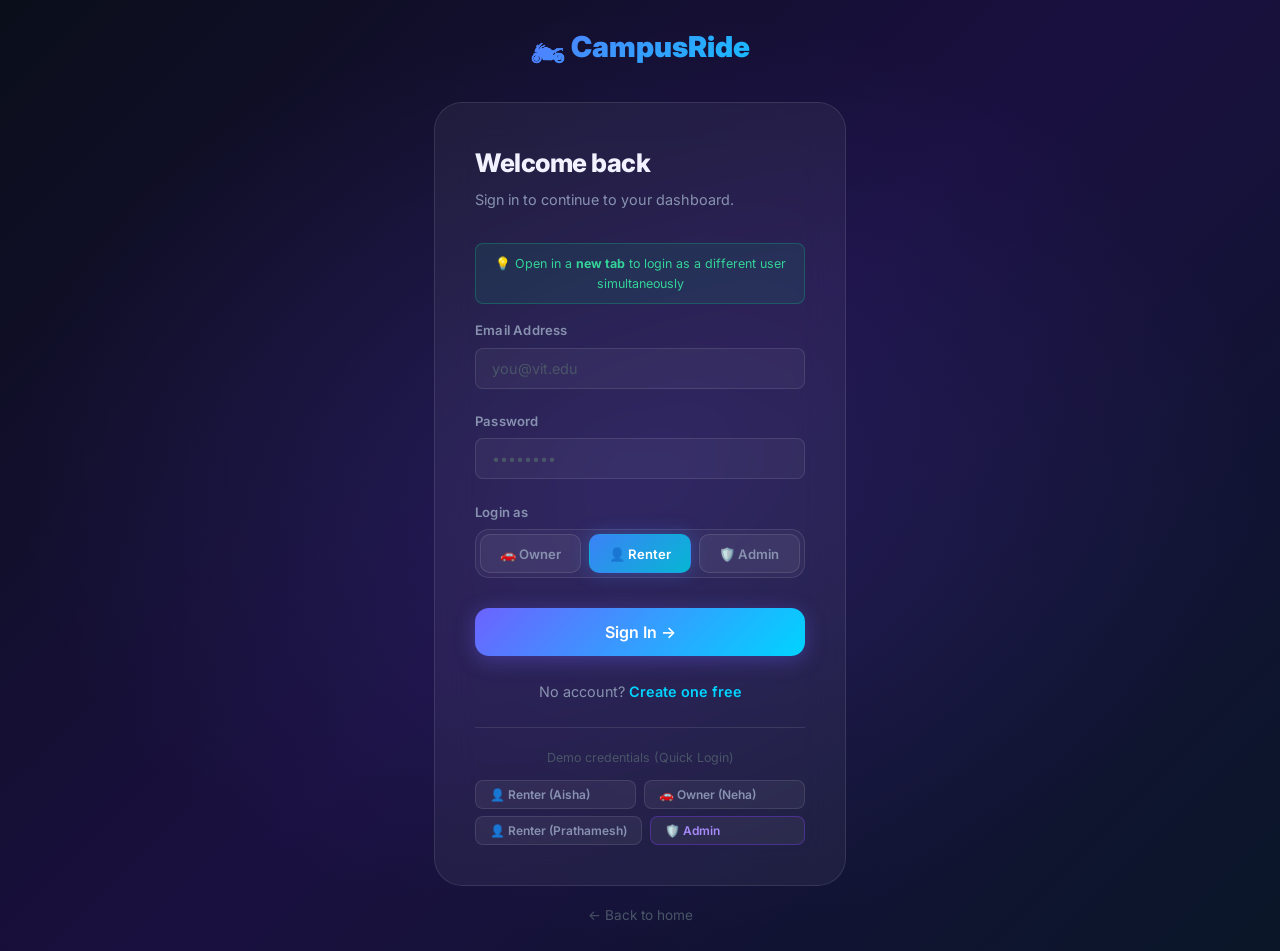
<file: frontend/dashboard.html>
<!DOCTYPE html>
<html lang="en">
<head>
  <meta charset="UTF-8">
  <meta name="viewport" content="width=device-width, initial-scale=1.0">
  <title>Renter Dashboard — CampusRide</title>
  <link rel="stylesheet" href="../css/style.css">
  <link href="https://fonts.googleapis.com/css2?family=Inter:wght@400;500;600;700;800;900&display=swap" rel="stylesheet">
  <style>
    .vehicle-card{background:var(--bg-elevated);border:1px solid var(--glass-border);border-radius:14px;padding:1.25rem;margin-bottom:.75rem;display:flex;align-items:center;gap:1rem;transition:var(--transition);cursor:pointer;}
    .vehicle-card:hover{border-color:var(--accent-cyan);transform:translateY(-2px);}
    .vehicle-emoji{font-size:2rem;min-width:48px;text-align:center;}
    .vehicle-info{flex:1;}
    .vehicle-name{font-weight:700;font-size:1rem;margin-bottom:.2rem;}
    .vehicle-meta{color:var(--text-secondary);font-size:.8rem;}
    .tbl{width:100%;border-collapse:collapse;}
    .tbl th{text-align:left;padding:.7rem 1rem;color:var(--text-muted);font-size:.75rem;text-transform:uppercase;letter-spacing:.06em;border-bottom:1px solid var(--glass-border);}
    .tbl td{padding:.85rem 1rem;border-bottom:1px solid var(--border-subtle);font-size:.875rem;}
    .tbl tr:last-child td{border-bottom:none;}
    .empty-state{text-align:center;padding:3rem 2rem;color:var(--text-muted);}
    .modal-overlay{display:none;position:fixed;inset:0;background:rgba(0,0,0,.75);z-index:1000;align-items:center;justify-content:center;}
    .modal-overlay.open{display:flex;}
    .modal-box{background:var(--bg-elevated);border:1px solid var(--glass-border);border-radius:20px;padding:2rem;width:90%;max-width:500px;max-height:90vh;overflow-y:auto;}
    .badge{display:inline-flex;align-items:center;padding:3px 10px;border-radius:20px;font-size:.72rem;font-weight:600;}
    .badge-green{background:rgba(0,229,160,.15);color:#00e5a0;}
    .badge-blue{background:rgba(108,99,255,.2);color:#a89cff;}
    .badge-red{background:rgba(255,79,94,.15);color:#ff6b77;}
    .badge-gold{background:rgba(255,209,102,.15);color:#ffd166;}
    .badge-cyan{background:rgba(0,212,255,.15);color:#00d4ff;}
    .filter-bar{display:flex;gap:.5rem;flex-wrap:wrap;margin-bottom:1.25rem;align-items:center;}
    .filter-bar input,.filter-bar select{padding:.45rem .85rem;border-radius:8px;border:1px solid var(--glass-border);background:var(--bg-elevated);color:var(--text-primary);font-size:.85rem;min-width:130px;}
    .msg-box{display:none;padding:.75rem 1rem;border-radius:10px;margin-bottom:1rem;font-size:.85rem;}
    .msg-error{background:rgba(255,79,94,.15);color:#ff6b77;border:1px solid rgba(255,79,94,.3);}
    .msg-success{background:rgba(0,229,160,.15);color:#00e5a0;border:1px solid rgba(0,229,160,.3);}
    .grid-2{display:grid;grid-template-columns:1fr 1fr;gap:0 1rem;}
  </style>
</head>
<body>
<div class="dashboard-layout">

  <!-- Sidebar -->
  <aside class="sidebar">
    <div class="sidebar-logo">🏍️ CampusRide</div>
    <span class="sidebar-section-label">RENTER</span>
    <a href="#" class="sidebar-item active" onclick="show('overview',this)"><span class="icon">📊</span> Dashboard</a>
    <a href="#" class="sidebar-item" onclick="show('browse',this)"><span class="icon">🔍</span> Browse Vehicles</a>
    <a href="#" class="sidebar-item" onclick="show('rentals',this)"><span class="icon">📋</span> My Rentals</a>
    <a href="#" class="sidebar-item" onclick="show('payments',this)"><span class="icon">💳</span> Payments</a>
    <a href="#" class="sidebar-item" onclick="show('reviews',this)"><span class="icon">⭐</span> My Reviews</a>
    <span class="sidebar-section-label">ACCOUNT</span>
    <a href="profile.html" class="sidebar-item"><span class="icon">👤</span> Profile</a>
    <a href="login.html" class="sidebar-item" onclick="sessionStorage.clear()"><span class="icon">🚪</span> Logout</a>
  </aside>

  <!-- Main -->
  <main class="dashboard-main">
    <div class="dashboard-header">
      <div>
        <div class="dashboard-greeting" id="greeting">Good morning 👋</div>
        <div class="dashboard-username">Renter Dashboard · <span id="user-name">Student</span></div>
      </div>
      <div style="display:flex;gap:0.5rem">
        <button class="btn btn-ghost btn-sm" onclick="refreshDashboard()" title="Refresh All Dashboard Data">🔄 Refresh</button>
        <button class="btn btn-primary" onclick="show('browse',null)">+ New Rental</button>
      </div>
    </div>

    <!-- Stats -->
    <div class="stats-grid">
      <div class="stat-card"><div class="stat-icon">📋</div><div class="stat-value" id="stat-total">—</div><div class="stat-label">Total Rentals</div></div>
      <div class="stat-card"><div class="stat-icon">💰</div><div class="stat-value" id="stat-spent">—</div><div class="stat-label">Total Spent</div></div>
      <div class="stat-card"><div class="stat-icon">✅</div><div class="stat-value" id="stat-completed">—</div><div class="stat-label">Completed</div></div>
      <div class="stat-card"><div class="stat-icon">⏳</div><div class="stat-value" id="stat-active">—</div><div class="stat-label">Active</div></div>
    </div>

    <!-- Overview -->
    <div id="section-overview">
      <!-- AI Recommendations -->
      <div class="card" style="margin-bottom:1.5rem;border:1px solid rgba(108,99,255,0.3);background:linear-gradient(135deg, rgba(108,99,255,0.08) 0%, rgba(0,229,160,0.05) 100%);">
        <div style="display:flex;justify-content:space-between;align-items:center;margin-bottom:1rem;flex-wrap:wrap;gap:0.5rem">
          <div>
            <h3 style="font-size:1.05rem;font-weight:700;display:flex;align-items:center;gap:0.4rem">
              <span>✨ AI Smart Recommendations</span>
              <span style="font-size:0.75rem;background:var(--grad-primary);color:#fff;padding:2px 8px;border-radius:12px;font-weight:600">Personalized</span>
            </h3>
            <p style="color:var(--text-muted);font-size:0.82rem;margin-top:2px">Matched by student preferences, budget, owner trust ratings, and live campus availability.</p>
          </div>
          <button class="btn btn-ghost btn-sm" onclick="refreshRecommendationsUI()">🔄 Refresh AI</button>
        </div>
        <div id="ai-recs-container" style="display:grid;grid-template-columns:repeat(auto-fit, minmax(220px, 1fr));gap:1rem">Loading AI recommendations...</div>
      </div>

      <div class="card" style="margin-bottom:1.5rem">
        <div style="display:flex;justify-content:space-between;align-items:center;margin-bottom:1.25rem">
          <h3 style="font-size:1rem;font-weight:700">🚗 Available Vehicles</h3>
          <div style="display:flex;gap:0.5rem">
            <button class="btn btn-ghost btn-sm" onclick="refreshBrowse()">🔄 Refresh</button>
            <button class="btn btn-ghost btn-sm" onclick="show('browse',null)">View All →</button>
          </div>
        </div>
        <div id="ov-vehicles">Loading...</div>
      </div>

      <div class="card">
        <div style="display:flex;justify-content:space-between;align-items:center;margin-bottom:1.25rem">
          <h3 style="font-size:1rem;font-weight:700;margin:0">📋 Recent Rentals</h3>
          <button class="btn btn-ghost btn-sm" onclick="refreshRentals()">🔄 Refresh</button>
        </div>
        <div id="ov-rentals">Loading...</div>
      </div>
    </div>

    <!-- Browse -->
    <div id="section-browse" style="display:none">
      <div class="card">
        <div style="display:flex;justify-content:space-between;align-items:center;margin-bottom:1rem">
          <h2 style="font-size:1.2rem;font-weight:700;margin:0">🔍 Browse Vehicles</h2>
          <button class="btn btn-ghost btn-sm" onclick="refreshBrowse()">🔄 Refresh Fleet</button>
        </div>
        <div class="filter-bar">
          <input type="text" id="f-search" placeholder="🔍 Search brand, model..." oninput="applyFilters()">
          <select id="f-type" onchange="applyFilters()">
            <option value="">All Types</option>
            <option value="Scooter">🛵 Scooter</option>
            <option value="Bike">🏍️ Bike</option>
            <option value="Car">🚗 Car</option>
            <option value="Bicycle">🚲 Bicycle</option>
          </select>
          <input type="number" id="f-min" placeholder="Min ₹/hr" oninput="applyFilters()" min="0" style="max-width:110px">
          <input type="number" id="f-max" placeholder="Max ₹/hr" oninput="applyFilters()" min="0" style="max-width:110px">
          <input type="text" id="f-loc" placeholder="📍 Location" oninput="applyFilters()" style="max-width:140px">
          <button onclick="clearFilters()" class="btn btn-ghost btn-sm">Clear</button>
        </div>
        <div id="browse-vehicles">Loading...</div>
      </div>
    </div>

    <!-- Rentals -->
    <div id="section-rentals" style="display:none">
      <div class="card">
        <div style="display:flex;justify-content:space-between;align-items:center;margin-bottom:1.5rem">
          <h2 style="font-size:1.2rem;font-weight:700;margin:0">📋 My Rental History</h2>
          <button class="btn btn-ghost btn-sm" onclick="refreshRentals()">🔄 Refresh</button>
        </div>
        <div style="overflow-x:auto">
          <table class="tbl">
            <thead><tr><th>Vehicle</th><th>Dates</th><th>Hours</th><th>Amount</th><th>Status</th><th>Actions</th></tr></thead>
            <tbody id="rent-table"><tr><td colspan="6" style="text-align:center;color:var(--text-muted)">Loading...</td></tr></tbody>
          </table>
        </div>
      </div>
    </div>

    <!-- Payments -->
    <div id="section-payments" style="display:none">
      <div class="card">
        <div style="display:flex;justify-content:space-between;align-items:center;margin-bottom:1.5rem">
          <h2 style="font-size:1.2rem;font-weight:700;margin:0">💳 Payment History</h2>
          <button class="btn btn-ghost btn-sm" onclick="refreshPayments()">🔄 Refresh</button>
        </div>
        <div id="pay-list">Loading...</div>
      </div>
    </div>

    <!-- Reviews -->
    <div id="section-reviews" style="display:none">
      <div class="card">
        <div style="display:flex;justify-content:space-between;align-items:center;margin-bottom:1.5rem">
          <h2 style="font-size:1.2rem;font-weight:700;margin:0">⭐ My Reviews</h2>
          <button class="btn btn-ghost btn-sm" onclick="refreshReviews()">🔄 Refresh</button>
        </div>
        <div id="review-list">Loading...</div>
      </div>
    </div>

  </main>
</div>

<!-- Book Modal -->
<div class="modal-overlay" id="book-modal" onclick="if(event.target===this)closeBM()">
  <div class="modal-box">
    <div style="display:flex;gap:1rem;align-items:center;margin-bottom:1.5rem">
      <div id="bm-emoji" style="font-size:2.5rem">🚗</div>
      <div>
        <div id="bm-title" style="font-weight:700;font-size:1.1rem"></div>
        <div id="bm-meta" style="color:var(--text-secondary);font-size:.85rem"></div>
        <div id="bm-rating" style="font-size:.8rem;margin-top:.2rem"></div>
      </div>
    </div>
    <div id="bm-msg" class="msg-box"></div>
    <div class="grid-2">
      <div class="form-group">
        <label class="form-label">Start Date & Time *</label>
        <input type="datetime-local" id="b-start" class="form-control" required onchange="calcCost()">
      </div>
      <div class="form-group">
        <label class="form-label">End Date & Time *</label>
        <input type="datetime-local" id="b-end" class="form-control" required onchange="calcCost()">
      </div>
    </div>
    <div class="form-group">
      <label class="form-label">Pickup Location *</label>
      <input type="text" id="b-loc" class="form-control" placeholder="e.g. Hostel A Gate" required>
    </div>
    <div id="cost-box" style="display:none;background:rgba(0,229,160,.08);border:1px solid rgba(0,229,160,.25);border-radius:10px;padding:.85rem 1rem;margin-bottom:1rem;font-size:.9rem">
      💰 Estimated Cost: <strong id="cost-val"></strong>
    </div>
    <div style="display:flex;gap:.75rem">
      <button id="bm-btn" onclick="submitBook()" class="btn btn-primary" style="flex:1">Confirm Booking</button>
      <button onclick="closeBM()" class="btn btn-ghost">Cancel</button>
    </div>
  </div>
</div>

<!-- Review Modal -->
<div class="modal-overlay" id="review-modal" onclick="if(event.target===this)closeRM()">
  <div class="modal-box">
    <div class="modal-title">⭐ Write a Review</div>
    <div id="rm-msg" class="msg-box"></div>
    <input type="hidden" id="rm-rental">
    <div class="form-group">
      <label class="form-label">Rating</label>
      <div id="star-picker" style="display:flex;gap:.5rem;font-size:1.8rem;cursor:pointer">
        <span onclick="setRating(1)" class="star-btn">☆</span>
        <span onclick="setRating(2)" class="star-btn">☆</span>
        <span onclick="setRating(3)" class="star-btn">☆</span>
        <span onclick="setRating(4)" class="star-btn">☆</span>
        <span onclick="setRating(5)" class="star-btn">☆</span>
      </div>
    </div>
    <div class="form-group">
      <label class="form-label">Comment</label>
      <textarea id="rm-comment" class="form-control" rows="3" placeholder="Tell others about your experience..."></textarea>
    </div>
    <div style="display:flex;gap:.75rem">
      <button onclick="submitReview()" class="btn btn-primary" style="flex:1">Submit Review</button>
      <button onclick="closeRM()" class="btn btn-ghost">Cancel</button>
    </div>
  </div>
</div>

<!-- Receipt Modal -->
<div class="modal-overlay" id="receipt-modal" onclick="if(event.target===this)closeReceipt()">
  <div class="modal-box" id="receipt-box" style="font-family:monospace">
    <div style="text-align:center;margin-bottom:1.5rem">
      <div style="font-size:2rem">🧾</div>
      <div style="font-weight:700;font-size:1.2rem">Payment Receipt</div>
      <div style="color:var(--text-muted);font-size:.8rem">CampusRide</div>
    </div>
    <div id="receipt-content"></div>
    <button onclick="closeReceipt()" class="btn btn-primary w-100" style="margin-top:1.5rem">Close</button>
  </div>
</div>

<script>
const API='http://localhost:15501';
const token=sessionStorage.getItem('token');
const loginAs=sessionStorage.getItem('login_as');
if(!token||loginAs==='owner'){window.location.href='login.html';}

const hr=new Date().getHours();
document.getElementById('greeting').textContent=hr<12?'Good morning 👋':hr<17?'Good afternoon 👋':'Good evening 👋';
document.getElementById('user-name').textContent=sessionStorage.getItem('user_name')||'Student';

const EMOJIS={Scooter:'🛵',Bike:'🏍️',Car:'🚗',Bicycle:'🚲'};
const BC={Confirmed:'badge-blue',Active:'badge-green',Completed:'badge-cyan',Cancelled:'badge-red'};
const PC={Pending:'badge-gold',Completed:'badge-green',Failed:'badge-red',Refunded:'badge-cyan'};

let allVehicles=[],myRentals=[],myPayments=[],selectedVehicle=null,selectedRating=0;

function show(name,el){
  document.querySelectorAll('[id^="section-"]').forEach(s=>s.style.display='none');
  document.getElementById('section-'+name).style.display='block';
  document.querySelectorAll('.sidebar-item').forEach(i=>i.classList.remove('active'));
  if(el)el.classList.add('active');
  if(name==='rentals')renderRentTable();
  if(name==='payments')renderPayments();
  if(name==='reviews')loadMyReviews();
  if(name==='browse')renderBrowse(allVehicles);
}

async function loadAll(){
  try{const r=await fetch(`${API}/api/vehicles`,{headers:{Authorization:`Bearer ${token}`}});allVehicles=await r.json();if(!Array.isArray(allVehicles))allVehicles=[];}catch{allVehicles=[];}
  try{const r=await fetch(`${API}/api/rentals`,{headers:{Authorization:`Bearer ${token}`}});myRentals=await r.json();if(!Array.isArray(myRentals))myRentals=[];}catch{myRentals=[];}
  try{const r=await fetch(`${API}/api/payments/my`,{headers:{Authorization:`Bearer ${token}`}});myPayments=await r.json();if(!Array.isArray(myPayments))myPayments=[];}catch{myPayments=[];}
  updateStats();
  renderOverview();
  loadRecommendations();
}

async function loadRecommendations(){
  const container = document.getElementById('ai-recs-container');
  if(!container) return;
  const studentId = sessionStorage.getItem('student_id') || 1;
  try {
    const r = await fetch(`${API}/api/ml/recommendations/${studentId}`);
    const data = await r.json();
    const recs = data.recommendations || [];
    if(!recs.length){
      container.innerHTML = '<p class="text-muted" style="font-size:0.85rem">No personalized recommendations right now.</p>';
      return;
    }
    container.innerHTML = recs.map(rec => {
      const em = EMOJIS[rec.vehicle_type] || '🚗';
      const score = Math.round(rec.recommendation_score || 85);
      const matchBadge = score >= 88 ? '✨ 90%+ Top Match' : score >= 80 ? '⭐ High Match' : '👍 Good Match';
      return `
        <div style="background:var(--bg-elevated);border:1px solid var(--glass-border);border-radius:12px;padding:1rem;position:relative;display:flex;flex-direction:column;justify-content:space-between">
          <div style="position:absolute;top:10px;right:10px">
            <span style="font-size:0.72rem;background:rgba(108,99,255,0.2);color:var(--accent-cyan);padding:2px 7px;border-radius:10px;font-weight:700">${matchBadge} (${score}%)</span>
          </div>
          <div>
            <div style="font-size:1.8rem;margin-bottom:0.4rem">${em}</div>
            <div style="font-weight:700;font-size:0.95rem">${rec.brand} ${rec.model}</div>
            <div style="color:var(--text-muted);font-size:0.78rem;margin-top:2px">${rec.vehicle_type} · Optimal for Campus</div>
          </div>
          <div style="display:flex;justify-content:space-between;align-items:center;margin-top:1rem;padding-top:0.75rem;border-top:1px solid var(--glass-border)">
            <div style="font-weight:700;color:var(--accent-green);font-size:0.95rem">₹${rec.hourly_rate}/hr</div>
            <button class="btn btn-primary btn-sm" onclick="openBook(${rec.vehicle_id})" style="font-size:0.75rem;padding:3px 10px">Book AI Pick</button>
          </div>
        </div>
      `;
    }).join('');
  } catch(e) {
    container.innerHTML = '<p class="text-muted" style="font-size:0.85rem">AI engine loading...</p>';
  }
}


function updateStats(){
  const completed=myRentals.filter(r=>r.status==='Completed');
  const active=myRentals.filter(r=>r.status==='Active'||r.status==='Confirmed');
  const spent=completed.reduce((s,r)=>s+(r.final_amount||0),0);
  document.getElementById('stat-total').textContent=myRentals.length;
  document.getElementById('stat-spent').textContent='₹'+spent.toFixed(0);
  document.getElementById('stat-completed').textContent=completed.length;
  document.getElementById('stat-active').textContent=active.length;
}

function vCard(v){
  const em=EMOJIS[v.vehicle_type]||'🚗';
  const avail=v.availability_status==='Available';
  const stars=v.avg_rating>0?'⭐'.repeat(Math.round(v.avg_rating))+` (${v.total_reviews})`:'No reviews yet';
  return `<div class="vehicle-card" onclick="avail?openBook(${v.vehicle_id}):null">
    <div class="vehicle-emoji">${em}</div>
    <div class="vehicle-info">
      <div class="vehicle-name">${v.brand} ${v.model}</div>
      <div class="vehicle-meta">${v.vehicle_type} · ${v.fuel_type} · 💺${v.seating_capacity} · 📍${v.location||'Campus'}</div>
      <div style="font-size:.78rem;color:var(--text-muted);margin-top:.2rem">${stars}</div>
    </div>
    <div style="text-align:right;min-width:95px">
      <div style="font-weight:700;color:var(--accent-green);font-size:1rem">₹${v.hourly_rate}/hr</div>
      ${avail
        ?`<button class="btn btn-primary btn-sm" style="margin-top:.4rem" onclick="event.stopPropagation();openBook(${v.vehicle_id})">Book Now</button>`
        :`<span class="badge badge-gold" style="margin-top:.4rem;display:inline-flex">${v.availability_status}</span>`}
    </div>
  </div>`;
}

function renderOverview(){
  const el=document.getElementById('ov-vehicles');
  const avail=allVehicles.filter(v=>v.availability_status==='Available').slice(0,4);
  el.innerHTML=avail.length?avail.map(vCard).join(''):'<p class="text-muted">No vehicles available now</p>';

  const rel=document.getElementById('ov-rentals');
  if(myRentals.length===0){rel.innerHTML=`<p class="text-muted">No rentals yet. <a href="#" onclick="show('browse',null)" style="color:var(--accent-cyan)">Browse vehicles →</a></p>`;return;}
  rel.innerHTML=`<table class="tbl"><thead><tr><th>Vehicle</th><th>Hours</th><th>Amount</th><th>Status</th></tr></thead><tbody>
    ${myRentals.slice(0,5).map(b=>`<tr>
      <td><strong>${b.vehicle_name}</strong></td>
      <td>${(b.total_hours||0).toFixed(1)}h</td>
      <td><strong>₹${(b.final_amount||0).toFixed(0)}</strong></td>
      <td><span class="badge ${BC[b.status]||'badge-cyan'}">${b.status}</span></td>
    </tr>`).join('')}
  </tbody></table>`;
}

function applyFilters(){
  const search=document.getElementById('f-search').value.toLowerCase();
  const type=document.getElementById('f-type').value;
  const minP=parseFloat(document.getElementById('f-min').value)||0;
  const maxP=parseFloat(document.getElementById('f-max').value)||999999;
  const loc=document.getElementById('f-loc').value.toLowerCase();
  const filtered=allVehicles.filter(v=>
    (!search||(v.brand+' '+v.model).toLowerCase().includes(search)||v.vehicle_type.toLowerCase().includes(search))&&
    (!type||v.vehicle_type===type)&&
    v.hourly_rate>=minP&&v.hourly_rate<=maxP&&
    (!loc||(v.location||'').toLowerCase().includes(loc))
  );
  renderBrowse(filtered);
}

function clearFilters(){
  ['f-search','f-min','f-max','f-loc'].forEach(id=>document.getElementById(id).value='');
  document.getElementById('f-type').value='';
  renderBrowse(allVehicles);
}

function renderBrowse(list){
  const el=document.getElementById('browse-vehicles');
  if(!el)return;
  if(list.length===0){el.innerHTML='<div class="empty-state">🔍<br>No vehicles match your filters</div>';return;}
  el.innerHTML=list.map(vCard).join('');
}

function renderRentTable(){
  const el=document.getElementById('rent-table');if(!el)return;
  if(myRentals.length===0){el.innerHTML='<tr><td colspan="6" style="text-align:center;color:var(--text-muted);padding:2rem">No rentals yet. <a href="#" onclick="show(\'browse\',null)" style="color:var(--accent-cyan)">Browse vehicles</a></td></tr>';return;}
  el.innerHTML=myRentals.map(b=>{
    const hasPaid = myPayments.some(p => p.rental_id === b.rental_id);
    const actions=[];
    if(!hasPaid && b.status !== 'Cancelled') {
      actions.push(`<button onclick="payRental(${b.rental_id})" class="btn btn-outline btn-sm" style="border:1px solid var(--accent-green);color:var(--accent-green)">💳 Pay</button>`);
    }
    if(b.status==='Confirmed')actions.push(`<button onclick="startRental(${b.rental_id})" class="btn btn-primary btn-sm">▶ Start</button><button onclick="cancelRental(${b.rental_id})" class="btn btn-ghost btn-sm" style="color:var(--accent-red)">✕ Cancel</button>`);
    if(b.status==='Active')actions.push(`<button onclick="endRental(${b.rental_id})" class="btn btn-primary btn-sm">⏹ End</button>`);
    if(b.status==='Completed')actions.push(`<button onclick="openReview(${b.rental_id})" class="btn btn-ghost btn-sm">⭐ Review</button><button onclick="showReceipt(${b.rental_id})" class="btn btn-ghost btn-sm">🧾</button>`);
    return `<tr>
      <td><strong>${b.vehicle_name}</strong><br><small style="color:var(--text-muted)">${b.vehicle_type}</small></td>
      <td>${new Date(b.start_time).toLocaleDateString()}<br><small style="color:var(--text-muted)">${new Date(b.end_time).toLocaleDateString()}</small></td>
      <td>${(b.total_hours||0).toFixed(1)}h</td>
      <td>
        <span class="badge ${BC[b.status]||'badge-cyan'}">${b.status}</span>
        ${hasPaid?`<span class="badge badge-green" style="margin-left:4px;font-size:0.7rem">Paid</span>`:`<span class="badge badge-gold" style="margin-left:4px;font-size:0.7rem">Unpaid</span>`}
        ${b.status==='Confirmed'&&b.pickup_code&&b.pickup_code!=='N/A'?`<div style="margin-top:4px"><span style="font-size:0.75rem;background:rgba(0,229,160,0.15);color:var(--accent-green);padding:2px 6px;border-radius:4px;font-weight:700;letter-spacing:1px">🔑 OTP: ${b.pickup_code}</span></div>`:''}
      </td>
      <td style="white-space:nowrap">${actions.join(' ')}</td>
    </tr>`;
  }).join('');

}

function renderPayments(){
  const el=document.getElementById('pay-list');if(!el)return;
  if(myPayments.length===0){el.innerHTML='<p class="text-muted">No payments yet.</p>';return;}
  const total=myPayments.filter(p=>p.payment_status==='Completed').reduce((s,p)=>s+(p.amount||0),0);
  el.innerHTML=`<div style="margin-bottom:1.5rem;padding:1rem;background:var(--bg-surface);border-radius:12px;display:flex;justify-content:space-between;align-items:center">
    <div><div style="color:var(--text-muted);font-size:.85rem">Total Spent</div><div style="font-size:2rem;font-weight:700;color:var(--accent-green)">₹${total.toFixed(0)}</div></div>
    <div style="text-align:right"><div style="color:var(--text-muted);font-size:.85rem">${myPayments.length} transactions</div></div>
  </div>
  <table class="tbl"><thead><tr><th>Vehicle</th><th>Method</th><th>Date</th><th>Amount</th><th>Status</th><th></th></tr></thead><tbody>
    ${myPayments.map(p=>`<tr>
      <td><strong>${p.vehicle_name||'Vehicle'}</strong></td>
      <td>${p.payment_method}</td>
      <td>${new Date(p.payment_date).toLocaleDateString()}</td>
      <td><strong>₹${(p.amount||0).toFixed(0)}</strong></td>
      <td><span class="badge ${PC[p.payment_status]||'badge-cyan'}">${p.payment_status}</span></td>
      <td><button onclick="showReceipt2(${p.payment_id})" class="btn btn-ghost btn-sm">🧾</button></td>
    </tr>`).join('')}
  </tbody></table>`;
}

async function loadMyReviews(){
  const el=document.getElementById('review-list');if(!el)return;
  try{
    const r=await fetch(`${API}/api/reviews/my`,{headers:{Authorization:`Bearer ${token}`}});
    const data=await r.json();
    if(!data.length){el.innerHTML='<div class="empty-state">⭐<br>No reviews written yet.<br><small>Complete a rental to write a review</small></div>';return;}
    el.innerHTML=`<table class="tbl"><thead><tr><th>Vehicle</th><th>Rating</th><th>Comment</th><th>Date</th></tr></thead><tbody>
      ${data.map(rv=>`<tr>
        <td><strong>${rv.vehicle_name}</strong></td>
        <td>${'⭐'.repeat(rv.rating)}</td>
        <td style="max-width:250px;white-space:normal">${rv.comment||'<i style="color:var(--text-muted)">No comment</i>'}</td>
        <td style="color:var(--text-muted);font-size:.8rem">${new Date(rv.created_at).toLocaleDateString()}</td>
      </tr>`).join('')}
    </tbody></table>`;
  }catch{el.innerHTML='<p class="text-muted">Could not load reviews</p>';}
}

// ── Book Vehicle ──
function openBook(vid){
  selectedVehicle=allVehicles.find(v=>v.vehicle_id===vid);
  if(!selectedVehicle)return;
  const em=EMOJIS[selectedVehicle.vehicle_type]||'🚗';
  document.getElementById('bm-emoji').textContent=em;
  document.getElementById('bm-title').textContent=`${selectedVehicle.brand} ${selectedVehicle.model}`;
  document.getElementById('bm-meta').textContent=`${selectedVehicle.vehicle_type} · ₹${selectedVehicle.hourly_rate}/hr · 💺${selectedVehicle.seating_capacity} · 📍${selectedVehicle.location||'Campus'}`;
  document.getElementById('bm-rating').textContent=selectedVehicle.avg_rating>0?`${'⭐'.repeat(Math.round(selectedVehicle.avg_rating))} ${selectedVehicle.avg_rating.toFixed(1)} (${selectedVehicle.total_reviews} reviews)`:'';
  const now=new Date();
  const s=new Date(now.getTime()+60*60*1000);
  const e=new Date(now.getTime()+3*60*60*1000);
  document.getElementById('b-start').value=toLocal(s);
  document.getElementById('b-end').value=toLocal(e);
  document.getElementById('b-loc').value=selectedVehicle.location||'';
  showMsg2('bm-msg','','');
  calcCost();
  document.getElementById('book-modal').classList.add('open');
}
function closeBM(){document.getElementById('book-modal').classList.remove('open');selectedVehicle=null;}

function toLocal(d){const p=n=>String(n).padStart(2,'0');return `${d.getFullYear()}-${p(d.getMonth()+1)}-${p(d.getDate())}T${p(d.getHours())}:${p(d.getMinutes())}`;}

function calcCost(){
  if(!selectedVehicle)return;
  const s=document.getElementById('b-start').value;
  const e=document.getElementById('b-end').value;
  if(s&&e){const hrs=(new Date(e)-new Date(s))/3600000;if(hrs>0){document.getElementById('cost-val').textContent=`₹${(hrs*selectedVehicle.hourly_rate).toFixed(0)} (${hrs.toFixed(1)}h)`;document.getElementById('cost-box').style.display='block';}}
}

async function submitBook(){
  if(!selectedVehicle)return;
  const btn=document.getElementById('bm-btn');
  btn.textContent='Booking…';btn.disabled=true;
  const sv=document.getElementById('b-start').value;
  const ev=document.getElementById('b-end').value;
  const loc=document.getElementById('b-loc').value.trim();
  const hrs=(new Date(ev)-new Date(sv))/3600000;
  if(hrs<=0){showMsg2('bm-msg','End time must be after start time','error');btn.textContent='Confirm Booking';btn.disabled=false;return;}
  if(!loc){showMsg2('bm-msg','Enter pickup location','error');btn.textContent='Confirm Booking';btn.disabled=false;return;}
  const fd=new FormData();
  fd.append('vehicle_id',selectedVehicle.vehicle_id);
  fd.append('start_time',new Date(sv).toISOString().split('.')[0]);
  fd.append('end_time',new Date(ev).toISOString().split('.')[0]);
  fd.append('pickup_location',loc);
  try{
    const r=await fetch(`${API}/api/rentals`,{method:'POST',headers:{Authorization:`Bearer ${token}`},body:fd,signal:AbortSignal.timeout(8000)});
    const d=await r.json();
    if(r.ok){
      closeBM();
      toast('✅ Booking confirmed! ₹'+d.final_amount.toFixed(0));
      // Auto-record payment for confirmed booking
      try {
        const pfd = new FormData();
        pfd.append('rental_id', d.rental_id);
        pfd.append('payment_method', 'UPI');
        await fetch(`${API}/api/payments`,{method:'POST',headers:{Authorization:`Bearer ${token}`},body:pfd});
      } catch(e){}
      await loadAll();
      show('rentals',null);
    }
    else{showMsg2('bm-msg',d.detail||'Booking failed','error');btn.textContent='Confirm Booking';btn.disabled=false;}
  }catch{showMsg2('bm-msg','Server not reachable','error');btn.textContent='Confirm Booking';btn.disabled=false;}
}

// ── Rental Actions ──
async function payRental(id){
  const fd = new FormData();
  fd.append('rental_id', id);
  fd.append('payment_method', 'UPI');
  try{
    const r = await fetch(`${API}/api/payments`,{method:'POST',headers:{Authorization:`Bearer ${token}`},body:fd});
    const d = await r.json();
    if(r.ok){
      toast('💳 Payment of ₹'+(d.amount||0).toFixed(0)+' successful!');
      await loadAll();
      renderRentTable();
      renderPayments();
    } else {
      toast(d.detail || 'Payment failed');
    }
  }catch{
    toast('Server error processing payment');
  }
}

async function startRental(id){
  const r=await fetch(`${API}/api/rentals/${id}/start`,{method:'PUT',headers:{Authorization:`Bearer ${token}`}});
  const d=await r.json();
  if(r.ok){toast('▶ Rental started!');await loadAll();renderRentTable();}
  else toast(d.detail||'Failed');
}
async function endRental(id){
  if(!confirm('End rental and return vehicle?'))return;
  const r=await fetch(`${API}/api/rentals/${id}/end`,{method:'PUT',headers:{Authorization:`Bearer ${token}`}});
  const d=await r.json();
  if(r.ok){
    // Auto-record payment if not already paid
    const alreadyPaid = myPayments.some(p => p.rental_id === id);
    if(!alreadyPaid){
      try{
        const pfd = new FormData();
        pfd.append('rental_id', id);
        pfd.append('payment_method', 'UPI');
        await fetch(`${API}/api/payments`,{method:'POST',headers:{Authorization:`Bearer ${token}`},body:pfd});
      }catch(e){}
    }
    toast('⏹ Rental completed & payment recorded!');
    await loadAll();
    renderRentTable();
  }
  else toast(d.detail||'Failed');
}
async function cancelRental(id){
  if(!confirm('Cancel this booking?'))return;
  const fd=new FormData();fd.append('reason','Cancelled by renter');
  const r=await fetch(`${API}/api/rentals/${id}/cancel`,{method:'PUT',headers:{Authorization:`Bearer ${token}`},body:fd});
  const d=await r.json();
  if(r.ok){toast('✅ Booking cancelled');await loadAll();renderRentTable();}
  else toast(d.detail||'Failed');
}

// ── Review ──
let reviewRating=0;
function openReview(rentalId){
  document.getElementById('rm-rental').value=rentalId;
  reviewRating=0;updateStars();showMsg2('rm-msg','','');
  document.getElementById('rm-comment').value='';
  document.getElementById('review-modal').classList.add('open');
}
function closeRM(){document.getElementById('review-modal').classList.remove('open');}
function setRating(n){reviewRating=n;updateStars();}
function updateStars(){document.querySelectorAll('.star-btn').forEach((s,i)=>s.textContent=i<reviewRating?'⭐':'☆');}
async function submitReview(){
  if(reviewRating < 1){
    showMsg2('rm-msg','Please select a rating of at least 1 star','error');
    return;
  }
  const fd=new FormData();
  fd.append('rental_id',document.getElementById('rm-rental').value);
  fd.append('rating',reviewRating);
  fd.append('comment',document.getElementById('rm-comment').value);
  const r=await fetch(`${API}/api/reviews`,{method:'POST',headers:{Authorization:`Bearer ${token}`},body:fd});
  const d=await r.json();
  if(r.ok){
    closeRM();
    toast('⭐ Review submitted!');
    loadMyReviews();
  }
  else showMsg2('rm-msg',d.detail||'Failed','error');
}

// ── Receipt ──
async function showReceipt(rentalId){
  const pay=myPayments.find(p=>p.rental_id===rentalId);
  if(pay)showReceipt2(pay.payment_id);
  else toast('No payment record found');
}
async function showReceipt2(payId){
  const r=await fetch(`${API}/api/payments/receipt/${payId}`,{headers:{Authorization:`Bearer ${token}`}});
  if(!r.ok){toast('Receipt not found');return;}
  const d=await r.json();
  document.getElementById('receipt-content').innerHTML=`
    <table style="width:100%;border-collapse:collapse;font-size:.9rem">
      ${[['Receipt No',d.receipt_no],['Transaction ID',d.transaction_id],['Student',d.student_name],['Vehicle',d.vehicle_name],['Duration',`${d.rental_hours.toFixed(1)} hours`],['Subtotal','₹'+d.subtotal.toFixed(0)],['Discount','₹'+d.discount.toFixed(0)],['Amount Paid','₹'+d.amount_paid.toFixed(0)],['Method',d.payment_method],['Status',d.payment_status],['Date',new Date(d.payment_date).toLocaleString()]].map(([k,v])=>`<tr><td style="padding:.4rem 0;color:var(--text-muted)">${k}</td><td style="padding:.4rem 0;text-align:right;font-weight:600">${v}</td></tr>`).join('')}
    </table>`;
  document.getElementById('receipt-modal').classList.add('open');
}
function closeReceipt(){document.getElementById('receipt-modal').classList.remove('open');}

// ── Utilities ──
function showMsg2(id,msg,type){
  const el=document.getElementById(id);if(!el)return;
  el.textContent=msg;el.style.display=msg?'block':'none';
  el.className='msg-box '+(type==='error'?'msg-error':'msg-success');
}
function toast(msg){
  let t=document.getElementById('toast');
  if(!t){
    t=document.createElement('div');
    t.id='toast';
    t.style.cssText='position:fixed;bottom:2rem;right:2rem;background:var(--bg-elevated);border:1px solid var(--glass-border);color:var(--text-primary);padding:.9rem 1.5rem;border-radius:12px;font-size:.9rem;z-index:9999;box-shadow:var(--shadow-md);transition:opacity .3s;';
    document.body.appendChild(t);
  }
  t.textContent=msg;
  t.style.opacity='1';
  clearTimeout(t._t);
  t._t=setTimeout(()=>t.style.opacity='0',3000);
}
// ── Refresh Handlers ──
async function refreshDashboard(){
  toast('🔄 Refreshing dashboard...');
  await loadAll();
  toast('✅ Dashboard updated!');
}

async function refreshRentals(){
  toast('🔄 Refreshing rentals...');
  try{
    const r=await fetch(`${API}/api/rentals`,{headers:{Authorization:`Bearer ${token}`}});
    myRentals=await r.json();
    if(!Array.isArray(myRentals))myRentals=[];
  }catch{myRentals=[];}
  renderRentTable();
  updateStats();
  toast('✅ Rentals updated!');
}

async function refreshPayments(){
  toast('🔄 Refreshing payments...');
  try{
    const r=await fetch(`${API}/api/payments/my`,{headers:{Authorization:`Bearer ${token}`}});
    myPayments=await r.json();
    if(!Array.isArray(myPayments))myPayments=[];
  }catch{myPayments=[];}
  renderPayments();
  toast('✅ Payments updated!');
}

async function refreshReviews(){
  toast('🔄 Refreshing reviews...');
  await loadMyReviews();
  toast('✅ Reviews updated!');
}

async function refreshBrowse(){
  toast('🔄 Refreshing vehicle fleet...');
  try{
    const r=await fetch(`${API}/api/vehicles`,{headers:{Authorization:`Bearer ${token}`}});
    allVehicles=await r.json();
    if(!Array.isArray(allVehicles))allVehicles=[];
  }catch{allVehicles=[];}
  renderBrowse(allVehicles);
  renderOverview();
  toast('✅ Fleet updated!');
}

async function refreshRecommendationsUI(){
  toast('🤖 Refreshing AI recommendations...');
  await loadRecommendations();
  toast('✨ AI recommendations updated!');
}

loadAll();
</script>
</body>
</html>
</file>
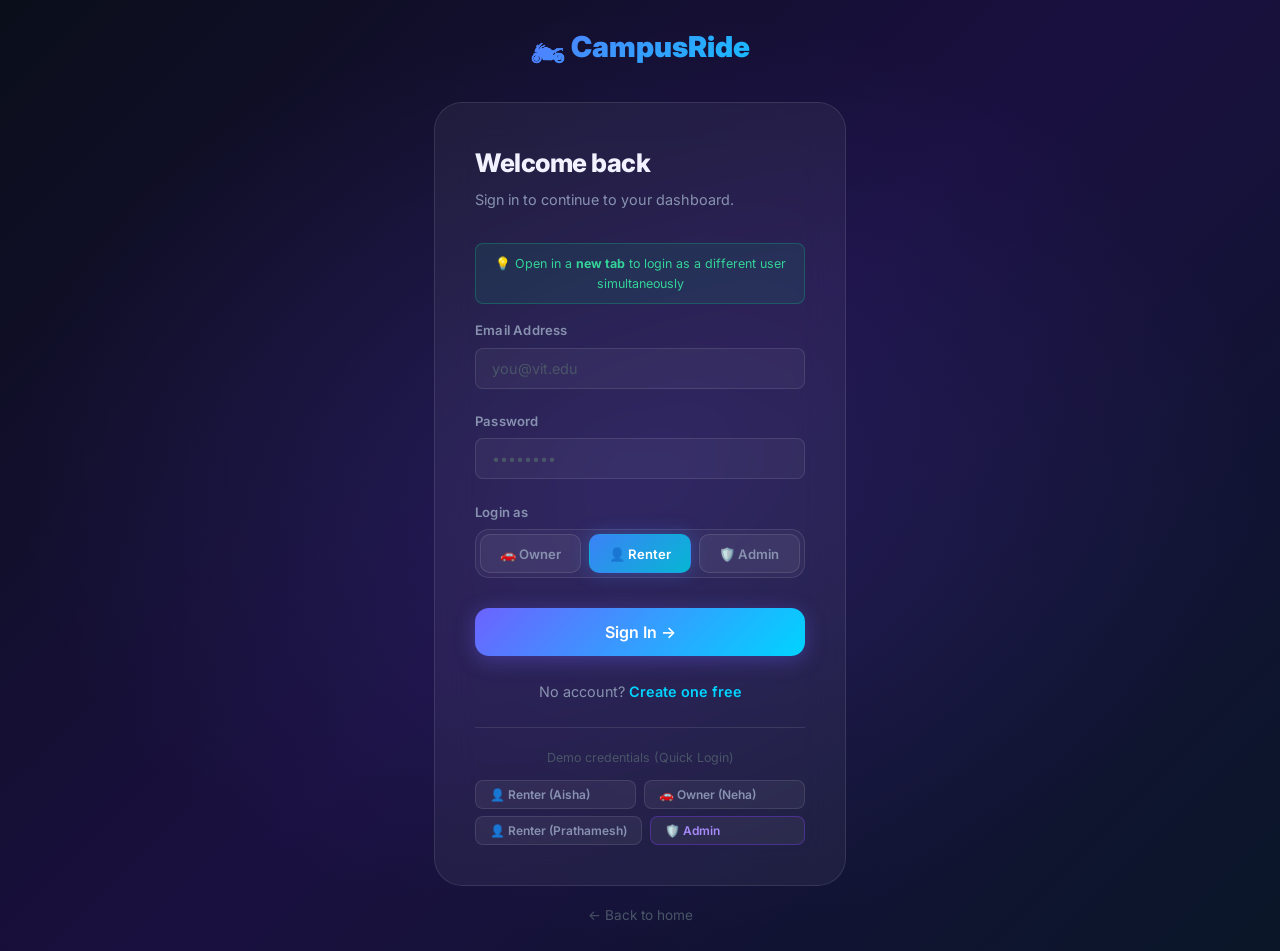
<file: frontend/login.html>
<!DOCTYPE html>
<html lang="en">
<head>
  <meta charset="UTF-8">
  <meta name="viewport" content="width=device-width, initial-scale=1.0">
  <title>Login — CampusRide</title>
  <link rel="stylesheet" href="../css/style.css">
  <link href="https://fonts.googleapis.com/css2?family=Inter:wght@400;500;600;700;800;900&display=swap" rel="stylesheet">
  <style>
    .role-toggle { display: flex; gap: 0.5rem; flex-wrap: wrap; }
    .role-btn {
      flex: 1; min-width: 100px; padding: 0.65rem 0.5rem;
      border: 1.5px solid var(--glass-border, rgba(255,255,255,0.15));
      border-radius: 10px; background: rgba(255,255,255,0.05);
      color: var(--text-secondary, #94a3b8); font-size: 0.82rem; font-weight: 600;
      cursor: pointer; transition: all 0.2s ease;
    }
    .role-btn:hover { background: rgba(255,255,255,0.1); color: #fff; }
    .role-btn.selected {
      background: linear-gradient(135deg, #3b82f6, #06b6d4);
      color: #fff; border-color: transparent;
      box-shadow: 0 0 18px rgba(59,130,246,0.35);
    }
    .role-btn.admin-selected {
      background: linear-gradient(135deg, #7c3aed, #a855f7);
      color: #fff; border-color: transparent;
      box-shadow: 0 0 18px rgba(124,58,237,0.4);
    }
    .multi-login-notice {
      background: rgba(16,185,129,0.1); border: 1px solid rgba(16,185,129,0.3);
      border-radius: 8px; padding: 0.6rem 0.9rem; margin-bottom: 1rem;
      font-size: 0.78rem; color: #34d399; text-align: center;
    }
  </style>
</head>
<body class="auth-page">

  <div class="auth-container">
    <div class="auth-logo">🏍️ CampusRide</div>

    <div class="form-container">
      <h1 class="auth-title">Welcome back</h1>
      <p class="auth-subtitle">Sign in to continue to your dashboard.</p>

      <!-- Multi-login tip -->
      <div class="multi-login-notice">
        💡 Open in a <strong>new tab</strong> to login as a different user simultaneously
      </div>

      <div id="login-error" class="alert alert-error" style="display:none;"></div>

      <form id="loginForm" autocomplete="on">
        <div class="form-group">
          <label class="form-label" for="email">Email Address</label>
          <input type="email" id="email" name="email" class="form-control"
            placeholder="you@vit.edu" required autocomplete="email">
        </div>
        <div class="form-group">
          <label class="form-label" for="password">Password</label>
          <input type="password" id="password" name="password" class="form-control"
            placeholder="••••••••" required autocomplete="current-password">
        </div>

        <div class="form-group">
          <label class="form-label">Login as</label>
          <div class="role-toggle">
            <button type="button" id="owner-btn" class="role-btn">🚗 Owner</button>
            <button type="button" id="renter-btn" class="role-btn selected">👤 Renter</button>
            <button type="button" id="admin-btn" class="role-btn">🛡️ Admin</button>
          </div>
        </div>

        <button type="submit" id="login-btn" class="btn btn-primary w-100 btn-lg" style="margin-top:0.5rem;">
          Sign In →
        </button>
      </form>

      <p class="text-center mt-3" style="color:var(--text-secondary);font-size:0.9rem;">
        No account? <a href="register.html" style="color:var(--accent-cyan);font-weight:600;">Create one free</a>
      </p>

      <div style="border-top:1px solid var(--glass-border);margin-top:1.5rem;padding-top:1.25rem;">
        <p style="font-size:0.78rem;color:var(--text-muted);margin-bottom:0.75rem;text-align:center;">Demo credentials (Quick Login)</p>
        <div style="display:flex;gap:0.5rem;flex-wrap:wrap;">
          <button onclick="demoLogin('aisha@vit.edu','secret123','renter')" class="btn btn-ghost btn-sm" style="flex:1;font-size:0.75rem;">👤 Renter (Aisha)</button>
          <button onclick="demoLogin('neha@vit.edu','secret123','owner')" class="btn btn-ghost btn-sm" style="flex:1;font-size:0.75rem;">🚗 Owner (Neha)</button>
        </div>
        <div style="display:flex;gap:0.5rem;flex-wrap:wrap;margin-top:0.4rem;">
          <button onclick="demoLogin('prathamesh@vit.edu','secret123','renter')" class="btn btn-ghost btn-sm" style="flex:1;font-size:0.75rem;">👤 Renter (Prathamesh)</button>
          <button onclick="demoLogin('admin@vit.edu','admin123','admin')" class="btn btn-ghost btn-sm" style="flex:1;font-size:0.75rem;border-color:rgba(124,58,237,0.4);color:#a78bfa;">🛡️ Admin</button>
        </div>
      </div>
    </div>

    <p style="text-align:center;margin-top:1rem;">
      <a href="index.html" style="color:var(--text-muted);font-size:0.85rem;">← Back to home</a>
    </p>
  </div>

  <script>
    const API_BASE = 'http://localhost:15501';

    // ✅ FIX: Do NOT clear sessionStorage here — only clear on explicit logout.
    // This allows multiple users to stay logged in across different browser tabs.

    // Track selected role (default: renter)
    let selectedLoginAs = 'renter';

    function showError(msg) {
      const el = document.getElementById('login-error');
      el.textContent = msg;
      el.style.display = 'block';
    }

    function clearRoleButtons() {
      document.getElementById('owner-btn').classList.remove('selected', 'admin-selected');
      document.getElementById('renter-btn').classList.remove('selected', 'admin-selected');
      document.getElementById('admin-btn').classList.remove('selected', 'admin-selected');
    }

    function demoLogin(email, password, role) {
      document.getElementById('email').value = email;
      document.getElementById('password').value = password;
      clearRoleButtons();
      selectedLoginAs = role;
      if (role === 'owner') {
        document.getElementById('owner-btn').classList.add('selected');
      } else if (role === 'admin') {
        document.getElementById('admin-btn').classList.add('admin-selected');
      } else {
        document.getElementById('renter-btn').classList.add('selected');
      }
    }

    // Role toggle buttons
    document.getElementById('owner-btn').addEventListener('click', () => {
      selectedLoginAs = 'owner';
      clearRoleButtons();
      document.getElementById('owner-btn').classList.add('selected');
    });

    document.getElementById('renter-btn').addEventListener('click', () => {
      selectedLoginAs = 'renter';
      clearRoleButtons();
      document.getElementById('renter-btn').classList.add('selected');
    });

    document.getElementById('admin-btn').addEventListener('click', () => {
      selectedLoginAs = 'admin';
      clearRoleButtons();
      document.getElementById('admin-btn').classList.add('admin-selected');
    });

    // Login form submit
    document.getElementById('loginForm').addEventListener('submit', async (e) => {
      e.preventDefault();
      const btn = document.getElementById('login-btn');
      btn.textContent = 'Signing in…';
      btn.disabled = true;
      document.getElementById('login-error').style.display = 'none';

      const formData = new FormData();
      formData.append('email', document.getElementById('email').value.trim());
      formData.append('password', document.getElementById('password').value);
      formData.append('login_as', selectedLoginAs);

      try {
        const res = await fetch(`${API_BASE}/api/auth/login`, {
          method: 'POST',
          body: formData,
          signal: AbortSignal.timeout(6000)
        });
        const data = await res.json();

        if (res.ok) {
          // ✅ FIX: Use sessionStorage (per-tab) instead of localStorage (shared across all tabs)
          // This allows Tab 1 (Admin), Tab 2 (Student), Tab 3 (Owner) to work independently!
          sessionStorage.setItem('token', data.access_token);
          sessionStorage.setItem('student_id', data.student_id);
          sessionStorage.setItem('login_as', data.login_as);
          sessionStorage.setItem('role', data.role);
          sessionStorage.setItem('user_name', data.full_name);

          // Redirect based on actual DB role
          const dbRole = data.role || '';
          const loginAs = data.login_as || selectedLoginAs;

          if (dbRole === 'admin' || loginAs === 'admin') {
            window.location.href = 'admin-dashboard.html';
          } else if (loginAs === 'owner') {
            window.location.href = 'owner-dashboard.html';
          } else {
            window.location.href = 'dashboard.html';
          }
        } else {
          showError(data.detail || 'Invalid email or password.');
        }
      } catch {
        // Server not running — demo mode (offline)
        const email = document.getElementById('email').value.trim();
        const nameMap = {
          'neha@vit.edu': 'Neha Joshi',
          'aisha@vit.edu': 'Aisha Khan',
          'prathamesh@vit.edu': 'Prathamesh Desai',
          'admin@vit.edu': 'Campus Admin',
          'neha@campus.edu': 'Neha Joshi',
          'aisha@campus.edu': 'Aisha Khan',
          'prathamesh@campus.edu': 'Prathamesh Desai'
        };
        const roleMap = {
          'admin@vit.edu': 'admin',
          'neha@vit.edu': 'owner'
        };
        // ✅ FIX: sessionStorage for offline demo mode too
        sessionStorage.setItem('token', 'offline_demo_token');
        sessionStorage.setItem('student_id', '1');
        sessionStorage.setItem('role', roleMap[email] || selectedLoginAs);
        sessionStorage.setItem('login_as', selectedLoginAs);
        sessionStorage.setItem('user_name', nameMap[email] || 'Demo User');

        if (selectedLoginAs === 'admin' || roleMap[email] === 'admin') {
          window.location.href = 'admin-dashboard.html';
        } else if (selectedLoginAs === 'owner') {
          window.location.href = 'owner-dashboard.html';
        } else {
          window.location.href = 'dashboard.html';
        }
      }

      btn.textContent = 'Sign In →';
      btn.disabled = false;
    });
  </script>
</body>
</html>
</file>
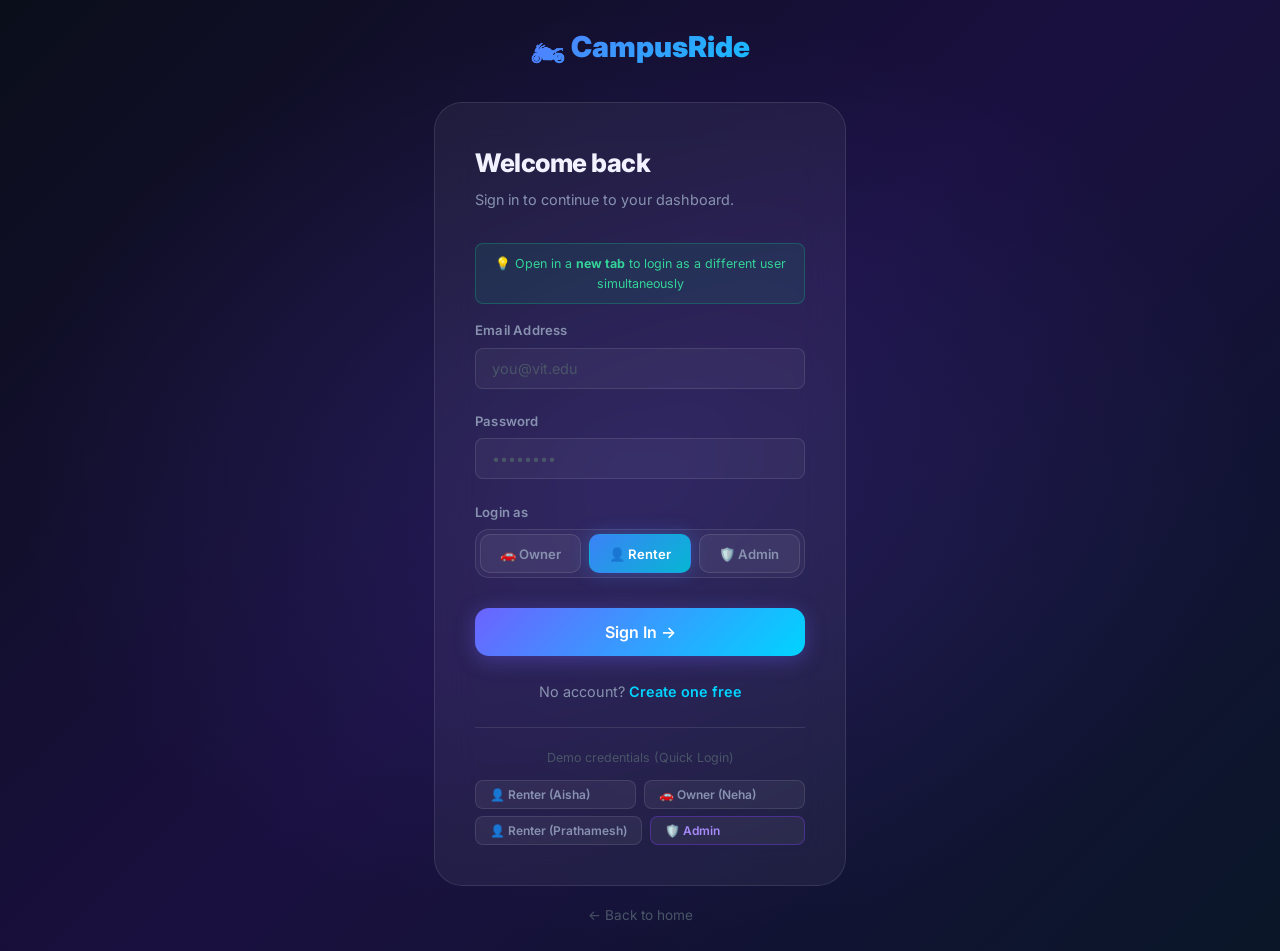
<file: frontend/owner-dashboard.html>
<!DOCTYPE html>
<html lang="en">
<head>
  <meta charset="UTF-8">
  <meta name="viewport" content="width=device-width, initial-scale=1.0">
  <title>Owner Dashboard — CampusRide</title>
  <link rel="stylesheet" href="../css/style.css">
  <link href="https://fonts.googleapis.com/css2?family=Inter:wght@400;500;600;700;800;900&display=swap" rel="stylesheet">
  <style>
    .vehicle-card{background:var(--bg-elevated);border:1px solid var(--glass-border);border-radius:14px;padding:1.25rem;margin-bottom:.75rem;display:flex;align-items:center;gap:1rem;transition:var(--transition);}
    .vehicle-card:hover{border-color:var(--accent-blue);}
    .vehicle-emoji{font-size:2rem;min-width:48px;text-align:center;}
    .vehicle-info{flex:1;}
    .vehicle-name{font-weight:700;font-size:1rem;margin-bottom:.2rem;}
    .vehicle-meta{color:var(--text-secondary);font-size:.8rem;}
    .vehicle-rate{font-weight:700;color:var(--accent-green);font-size:1rem;}
    .tbl{width:100%;border-collapse:collapse;}
    .tbl th{text-align:left;padding:.7rem 1rem;color:var(--text-muted);font-size:.75rem;text-transform:uppercase;letter-spacing:.06em;border-bottom:1px solid var(--glass-border);}
    .tbl td{padding:.85rem 1rem;border-bottom:1px solid var(--border-subtle);font-size:.875rem;}
    .tbl tr:last-child td{border-bottom:none;}
    .empty-state{text-align:center;padding:3rem 2rem;color:var(--text-muted);}
    .modal-overlay{display:none;position:fixed;inset:0;background:rgba(0,0,0,.75);z-index:1000;align-items:center;justify-content:center;}
    .modal-overlay.open{display:flex;}
    .modal-box{background:var(--bg-elevated);border:1px solid var(--glass-border);border-radius:20px;padding:2rem;width:90%;max-width:540px;max-height:90vh;overflow-y:auto;}
    .modal-title{font-size:1.2rem;font-weight:700;margin-bottom:1.5rem;}
    .badge{display:inline-flex;align-items:center;padding:3px 10px;border-radius:20px;font-size:.72rem;font-weight:600;}
    .badge-green{background:rgba(0,229,160,.15);color:#00e5a0;}
    .badge-blue{background:rgba(108,99,255,.2);color:#a89cff;}
    .badge-red{background:rgba(255,79,94,.15);color:#ff6b77;}
    .badge-gold{background:rgba(255,209,102,.15);color:#ffd166;}
    .badge-cyan{background:rgba(0,212,255,.15);color:#00d4ff;}
    .star{color:#ffd166;}
    .tab-bar{display:flex;gap:.5rem;margin-bottom:1.5rem;flex-wrap:wrap;}
    .tab-btn{padding:.5rem 1.1rem;border-radius:8px;border:1px solid var(--glass-border);background:transparent;color:var(--text-secondary);cursor:pointer;font-size:.85rem;transition:var(--transition);}
    .tab-btn.active{background:var(--accent-blue);color:#fff;border-color:transparent;}
    .grid-2{display:grid;grid-template-columns:1fr 1fr;gap:0 1rem;}
    .msg-box{display:none;padding:.75rem 1rem;border-radius:10px;margin-bottom:1rem;font-size:.85rem;}
    .msg-error{background:rgba(255,79,94,.15);color:#ff6b77;border:1px solid rgba(255,79,94,.3);}
    .msg-success{background:rgba(0,229,160,.15);color:#00e5a0;border:1px solid rgba(0,229,160,.3);}
  </style>
</head>
<body>
<div class="dashboard-layout">

  <!-- Sidebar -->
  <aside class="sidebar">
    <div class="sidebar-logo">🏍️ CampusRide</div>
    <span class="sidebar-section-label">OWNER</span>
    <a href="#" class="sidebar-item active" id="sb-overview" onclick="show('overview',this)"><span class="icon">📊</span> Overview</a>
    <a href="#" class="sidebar-item" id="sb-vehicles" onclick="show('vehicles',this)"><span class="icon">🚗</span> My Vehicles</a>
    <a href="#" class="sidebar-item" id="sb-bookings" onclick="show('bookings',this)"><span class="icon">📋</span> Bookings</a>
    <a href="#" class="sidebar-item" id="sb-earnings" onclick="show('earnings',this)"><span class="icon">💰</span> Earnings</a>
    <a href="#" class="sidebar-item" id="sb-maintenance" onclick="show('maintenance',this)"><span class="icon">🔧</span> Maintenance</a>
    <a href="#" class="sidebar-item" id="sb-reviews" onclick="show('reviews',this)"><span class="icon">⭐</span> Reviews</a>
    <span class="sidebar-section-label">AI INTELLIGENCE</span>
    <a href="#" class="sidebar-item" id="sb-ai" onclick="show('ai-insights',this)"><span class="icon">🤖</span> AI Smart Pricing & Fleet</a>
    <span class="sidebar-section-label">ACCOUNT</span>

    <a href="profile.html" class="sidebar-item"><span class="icon">👤</span> Profile</a>
    <a href="login.html" class="sidebar-item" onclick="sessionStorage.clear()"><span class="icon">🚪</span> Logout</a>
  </aside>

  <!-- Main -->
  <main class="dashboard-main">
    <div class="dashboard-header">
      <div>
        <div class="dashboard-greeting" id="greeting">Good morning 👋</div>
        <div class="dashboard-username">Owner Dashboard · <span id="user-name">Owner</span></div>
      </div>
      <div style="display:flex;gap:0.5rem">
        <button class="btn btn-ghost btn-sm" onclick="refreshOwnerDashboard()" title="Refresh All Data">🔄 Refresh</button>
        <button class="btn btn-primary" onclick="openVehicleModal()">+ List Vehicle</button>
      </div>
    </div>

    <!-- Stats -->
    <div class="stats-grid">
      <div class="stat-card"><div class="stat-icon">🚗</div><div class="stat-value" id="stat-listed">—</div><div class="stat-label">Vehicles Listed</div></div>
      <div class="stat-card"><div class="stat-icon">💰</div><div class="stat-value" id="stat-earnings">—</div><div class="stat-label">Total Earnings</div></div>
      <div class="stat-card"><div class="stat-icon">⏳</div><div class="stat-value" id="stat-active">—</div><div class="stat-label">Active Rentals</div></div>
      <div class="stat-card"><div class="stat-icon">✅</div><div class="stat-value" id="stat-completed">—</div><div class="stat-label">Completed</div></div>
    </div>

    <!-- Overview -->
    <div id="section-overview">
      <div class="card" style="margin-bottom:1.5rem">
        <div style="display:flex;justify-content:space-between;align-items:center;margin-bottom:1.25rem">
          <h3 style="font-size:1rem;font-weight:700;margin:0">🚗 My Vehicles</h3>
          <div style="display:flex;gap:0.5rem">
            <button class="btn btn-ghost btn-sm" onclick="refreshOwnerVehicles()">🔄 Refresh</button>
            <button class="btn btn-primary btn-sm" onclick="openVehicleModal()">+ Add</button>
          </div>
        </div>
        <div id="ov-vehicles">Loading...</div>
      </div>
      <div class="card">
        <div style="display:flex;justify-content:space-between;align-items:center;margin-bottom:1.25rem">
          <h3 style="font-size:1rem;font-weight:700;margin:0">📋 Recent Bookings</h3>
          <button class="btn btn-ghost btn-sm" onclick="refreshOwnerBookings()">🔄 Refresh</button>
        </div>
        <div id="ov-bookings">Loading...</div>
      </div>
    </div>

    <!-- Vehicles -->
    <div id="section-vehicles" style="display:none">
      <div class="card">
        <div style="display:flex;justify-content:space-between;align-items:center;margin-bottom:1.5rem">
          <h2 style="font-size:1.2rem;font-weight:700;margin:0">🚗 My Vehicles</h2>
          <div style="display:flex;gap:0.5rem">
            <button class="btn btn-ghost btn-sm" onclick="refreshOwnerVehicles()">🔄 Refresh</button>
            <button class="btn btn-primary" onclick="openVehicleModal()">+ Add Vehicle</button>
          </div>
        </div>
        <div id="veh-full">Loading...</div>
      </div>
    </div>

    <!-- Bookings -->
    <div id="section-bookings" style="display:none">
      <div class="card">
        <div style="display:flex;justify-content:space-between;align-items:center;margin-bottom:1.5rem">
          <h2 style="font-size:1.2rem;font-weight:700;margin:0">📋 All Bookings on My Vehicles</h2>
          <button class="btn btn-ghost btn-sm" onclick="refreshOwnerBookings()">🔄 Refresh</button>
        </div>
        <div style="overflow-x:auto">
          <table class="tbl">
            <thead><tr><th>Vehicle</th><th>Renter</th><th>Dates / Hours</th><th>Amount</th><th>Status</th></tr></thead>
            <tbody id="bk-table"><tr><td colspan="5" style="text-align:center;color:var(--text-muted)">Loading...</td></tr></tbody>
          </table>
        </div>
      </div>
    </div>

    <!-- Earnings -->
    <div id="section-earnings" style="display:none">
      <div class="card">
        <div style="display:flex;justify-content:space-between;align-items:center;margin-bottom:1.5rem">
          <h2 style="font-size:1.2rem;font-weight:700;margin:0">💰 Earnings Breakdown</h2>
          <button class="btn btn-ghost btn-sm" onclick="refreshOwnerEarnings()">🔄 Refresh</button>
        </div>
        <div id="earn-detail">Loading...</div>
      </div>
    </div>

    <!-- Maintenance -->
    <div id="section-maintenance" style="display:none">
      <div class="card">
        <div style="display:flex;justify-content:space-between;align-items:center;margin-bottom:1.5rem">
          <h2 style="font-size:1.2rem;font-weight:700;margin:0">🔧 Vehicle Maintenance</h2>
          <div style="display:flex;gap:0.5rem">
            <button class="btn btn-ghost btn-sm" onclick="refreshOwnerMaintenance()">🔄 Refresh</button>
            <button class="btn btn-primary" onclick="openMaintModal()">+ Report Issue</button>
          </div>
        </div>
        <div id="maint-list">Loading...</div>
      </div>
    </div>

    <!-- Reviews -->
    <div id="section-reviews" style="display:none">
      <div class="card">
        <div style="display:flex;justify-content:space-between;align-items:center;margin-bottom:1.5rem">
          <h2 style="font-size:1.2rem;font-weight:700;margin:0">⭐ Customer Reviews</h2>
          <button class="btn btn-ghost btn-sm" onclick="refreshOwnerReviews()">🔄 Refresh</button>
        </div>
        <div id="review-list">Loading...</div>
      </div>
    </div>

    <!-- AI Smart Fleet & Dynamic Pricing -->
    <div id="section-ai-insights" style="display:none">
      <!-- Dynamic Pricing Tool -->
      <div class="card" style="margin-bottom:1.5rem">
        <div style="display:flex;justify-content:space-between;align-items:center;margin-bottom:1rem;flex-wrap:wrap;gap:0.5rem">
          <div>
            <h2 style="font-size:1.2rem;font-weight:700">💰 AI Dynamic Pricing Suggester</h2>
            <p style="color:var(--text-muted);font-size:0.85rem">Calculates optimal hourly rental rates based on live vehicle supply, campus peak hours, and demand elasticity.</p>
          </div>
          <span class="badge badge-green">Live ML Optimization</span>
        </div>
        <div style="display:grid;grid-template-columns:repeat(auto-fit, minmax(180px, 1fr));gap:1rem;align-items:end;margin-bottom:1.25rem">
          <div class="form-group" style="margin:0">
            <label class="form-label">Vehicle Type</label>
            <select id="pricing-type" class="form-control" onchange="calcDynamicPrice()">
              <option value="Scooter">🛵 Scooter</option>
              <option value="Bike">🏍️ Bike</option>
              <option value="Car">🚗 Car</option>
              <option value="Bicycle">🚲 Bicycle</option>
            </select>
          </div>
          <div class="form-group" style="margin:0">
            <label class="form-label">Base Rate (₹/hr)</label>
            <input type="number" id="pricing-base" class="form-control" value="50" oninput="calcDynamicPrice()">
          </div>
          <button class="btn btn-primary" onclick="calcDynamicPrice()">✨ Calculate AI Price</button>
        </div>
        <div id="pricing-result" style="background:var(--bg-surface);padding:1rem;border-radius:10px;border:1px solid var(--glass-border)">
          Loading dynamic pricing recommendation...
        </div>
      </div>

      <!-- Predictive Fleet Maintenance -->
      <div class="card" style="margin-bottom:1.5rem">
        <div style="display:flex;justify-content:space-between;align-items:center;margin-bottom:1rem">
          <div>
            <h2 style="font-size:1.2rem;font-weight:700">🔧 Predictive Fleet Maintenance Health</h2>
            <p style="color:var(--text-muted);font-size:0.85rem">ML degradation models analyze hours, trips, and service intervals to predict maintenance risks.</p>
          </div>
          <button class="btn btn-ghost btn-sm" onclick="loadPredictiveMaintenance(true)">🔄 Refresh Analysis</button>
        </div>
        <div id="ai-maint-container">Loading predictive maintenance...</div>
      </div>

      <!-- Tomorrow's Demand Forecast -->
      <div class="card">
        <div style="display:flex;justify-content:space-between;align-items:center;margin-bottom:1rem">
          <h2 style="font-size:1.2rem;font-weight:700;margin:0">📈 Campus Fleet Demand Forecast</h2>
          <button class="btn btn-ghost btn-sm" onclick="loadDemandForecast(true)">🔄 Refresh Forecast</button>
        </div>
        <div id="ai-demand-container">Loading demand forecast...</div>
      </div>
    </div>


  </main>
</div>

<!-- Add Vehicle Modal -->
<div class="modal-overlay" id="vehicle-modal" onclick="if(event.target===this)closeVM()">
  <div class="modal-box">
    <div class="modal-title">🚗 List Your Vehicle</div>
    <div id="vm-msg" class="msg-box"></div>
    <form id="vehicleForm">
      <div class="grid-2">
        <div class="form-group">
          <label class="form-label">Vehicle Type *</label>
          <select id="v-type" class="form-control" required>
            <option value="">Select</option>
            <option value="Scooter">🛵 Scooter</option>
            <option value="Bike">🏍️ Bike</option>
            <option value="Car">🚗 Car</option>
            <option value="Bicycle">🚲 Bicycle</option>
          </select>
        </div>
        <div class="form-group">
          <label class="form-label">Fuel Type *</label>
          <select id="v-fuel" class="form-control" required>
            <option value="">Select</option>
            <option value="Petrol">Petrol</option>
            <option value="Diesel">Diesel</option>
            <option value="Electric">Electric ⚡</option>
            <option value="None">None (Bicycle)</option>
          </select>
        </div>
      </div>
      <div class="grid-2">
        <div class="form-group">
          <label class="form-label">Brand *</label>
          <input type="text" id="v-brand" class="form-control" placeholder="e.g. Honda" required>
        </div>
        <div class="form-group">
          <label class="form-label">Model *</label>
          <input type="text" id="v-model" class="form-control" placeholder="e.g. Activa" required>
        </div>
      </div>
      <div class="grid-2">
        <div class="form-group">
          <label class="form-label">Hourly Rate (₹) *</label>
          <input type="number" id="v-rate" class="form-control" placeholder="50" min="10" max="2000" required>
        </div>
        <div class="form-group">
          <label class="form-label">Seats</label>
          <input type="number" id="v-seats" class="form-control" value="2" min="1" max="8">
        </div>
      </div>
      <div class="grid-2">
        <div class="form-group">
          <label class="form-label">License Plate *</label>
          <input type="text" id="v-plate" class="form-control" placeholder="MH02AB1234" required>
        </div>
        <div class="form-group">
          <label class="form-label">Location</label>
          <input type="text" id="v-loc" class="form-control" placeholder="e.g. Hostel A Gate">
        </div>
      </div>
      <div class="form-group">
        <label class="form-label">Description</label>
        <textarea id="v-desc" class="form-control" rows="2" placeholder="Tell renters about your vehicle..."></textarea>
      </div>
      <div style="display:flex;gap:.75rem;margin-top:.5rem">
        <button type="submit" id="vm-btn" class="btn btn-primary" style="flex:1">🚀 List Vehicle</button>
        <button type="button" class="btn btn-ghost" onclick="closeVM()">Cancel</button>
      </div>
    </form>
  </div>
</div>

<!-- Edit Vehicle Modal -->
<div class="modal-overlay" id="edit-modal" onclick="if(event.target===this)closeEM()">
  <div class="modal-box">
    <div class="modal-title">✏️ Edit Vehicle</div>
    <div id="em-msg" class="msg-box"></div>
    <input type="hidden" id="em-vid">
    <div class="form-group">
      <label class="form-label">New Hourly Rate (₹)</label>
      <input type="number" id="em-rate" class="form-control" placeholder="Leave blank to keep current">
    </div>
    <div class="form-group">
      <label class="form-label">Location</label>
      <input type="text" id="em-loc" class="form-control">
    </div>
    <div class="form-group">
      <label class="form-label">Description</label>
      <textarea id="em-desc" class="form-control" rows="2"></textarea>
    </div>
    <div style="display:flex;gap:.75rem">
      <button onclick="submitEdit()" class="btn btn-primary" style="flex:1">Save Changes</button>
      <button onclick="closeEM()" class="btn btn-ghost">Cancel</button>
    </div>
  </div>
</div>

<!-- Maintenance Modal -->
<div class="modal-overlay" id="maint-modal" onclick="if(event.target===this)closeMM()">
  <div class="modal-box">
    <div class="modal-title">🔧 Report Maintenance Issue</div>
    <div id="mm-msg" class="msg-box"></div>
    <div class="form-group">
      <label class="form-label">Vehicle *</label>
      <select id="mm-vid" class="form-control"></select>
    </div>
    <div class="form-group">
      <label class="form-label">Issue Type *</label>
      <select id="mm-type" class="form-control">
        <option value="Engine">Engine</option>
        <option value="Tyre">Tyre</option>
        <option value="Brake">Brake</option>
        <option value="Battery">Battery</option>
        <option value="Accident Damage">Accident Damage</option>
        <option value="Routine Service">Routine Service</option>
        <option value="Other">Other</option>
      </select>
    </div>
    <div class="form-group">
      <label class="form-label">Description</label>
      <textarea id="mm-desc" class="form-control" rows="3"></textarea>
    </div>
    <div style="display:flex;gap:.75rem">
      <button onclick="submitMaint()" class="btn btn-primary" style="flex:1">Report</button>
      <button onclick="closeMM()" class="btn btn-ghost">Cancel</button>
    </div>
  </div>
</div>

<script>
const API = 'http://localhost:15501';
const token = sessionStorage.getItem('token');
const loginAs = sessionStorage.getItem('login_as');
if (!token || loginAs === 'renter') { window.location.href = 'login.html'; }

const hr = new Date().getHours();
document.getElementById('greeting').textContent = hr<12?'Good morning 👋':hr<17?'Good afternoon 👋':'Good evening 👋';
document.getElementById('user-name').textContent = sessionStorage.getItem('user_name') || 'Owner';

const EMOJIS = {Scooter:'🛵',Bike:'🏍️',Car:'🚗',Bicycle:'🚲'};
const SC = {Available:'badge-green',Rented:'badge-blue',Maintenance:'badge-gold'};
const BC = {Confirmed:'badge-blue',Active:'badge-green',Completed:'badge-cyan',Cancelled:'badge-red'};

let vehicles=[], bookings=[], maintenances=[], reviewsData=[], disputesData=[];
let currentSection = 'overview';

function show(name, el){
  currentSection = name;
  document.querySelectorAll('[id^="section-"]').forEach(s=>s.style.display='none');
  document.getElementById('section-'+name).style.display='block';
  document.querySelectorAll('.sidebar-item').forEach(i=>i.classList.remove('active'));
  if(el) el.classList.add('active');
  if(name==='vehicles') renderVehicles();
  if(name==='bookings') renderBkTable();
  if(name==='earnings') renderEarnings();
  if(name==='maintenance') renderMaint();
  if(name==='reviews') renderReviews();
  if(name==='ai-insights') {
    calcDynamicPrice();
    loadPredictiveMaintenance();
    loadDemandForecast();
  }
}

async function refreshOwnerDashboard(){
  toast('🔄 Refreshing fleet dashboard...');
  await loadAll();
  if(currentSection==='vehicles') renderVehicles();
  else if(currentSection==='bookings') renderBkTable();
  else if(currentSection==='earnings') renderEarnings();
  else if(currentSection==='maintenance') renderMaint();
  else if(currentSection==='reviews') renderReviews();
  else if(currentSection==='ai-insights') {
    calcDynamicPrice();
    await loadPredictiveMaintenance(true);
    await loadDemandForecast(true);
  }
  toast('✅ Dashboard updated!');
}

async function refreshOwnerVehicles(){
  toast('🔄 Refreshing fleet vehicles...');
  try{const r=await api('/api/vehicles/my');vehicles=await r.json();if(!Array.isArray(vehicles))vehicles=[];}catch{vehicles=[];}
  renderVehicles();
  renderOverview();
  toast('✅ Vehicles updated!');
}

async function refreshOwnerBookings(){
  toast('🔄 Refreshing bookings...');
  try{const r=await api('/api/rentals/owner');bookings=await r.json();if(!Array.isArray(bookings))bookings=[];}catch{bookings=[];}
  renderBkTable();
  renderOverview();
  toast('✅ Bookings updated!');
}

async function refreshOwnerEarnings(){
  toast('🔄 Refreshing earnings...');
  try{
    const r=await api('/api/vehicles/my/earnings');const d=await r.json();
    document.getElementById('stat-listed').textContent=d.vehicles_listed??0;
    document.getElementById('stat-earnings').textContent='₹'+(d.total_earnings??0).toFixed(0);
    document.getElementById('stat-active').textContent=d.active_rentals??0;
    document.getElementById('stat-completed').textContent=d.completed_rentals??0;
  }catch{}
  renderEarnings();
  toast('✅ Earnings updated!');
}

async function refreshOwnerMaintenance(){
  toast('🔄 Refreshing maintenance schedule...');
  try{const r=await api('/api/maintenance/my');maintenances=await r.json();if(!Array.isArray(maintenances))maintenances=[];}catch{maintenances=[];}
  renderMaint();
  toast('✅ Maintenance schedule updated!');
}

async function refreshOwnerReviews(){
  toast('🔄 Refreshing customer reviews...');
  await renderReviews();
  toast('✅ Reviews updated!');
}

const h = (s,c='',t=token)=>({Authorization:`Bearer ${t}`});
const api = async (url,opts={})=>{
  const r=await fetch(API+url,{headers:{Authorization:`Bearer ${token}`,...(opts.headers||{})},signal:AbortSignal.timeout(8000),...opts});
  return r;
};

async function loadAll(){
  // Vehicles
  try{const r=await api('/api/vehicles/my');vehicles=await r.json();if(!Array.isArray(vehicles))vehicles=[];}catch{vehicles=[];}
  // Bookings
  try{const r=await api('/api/rentals/owner');bookings=await r.json();if(!Array.isArray(bookings))bookings=[];}catch{bookings=[];}
  // Maintenance
  try{const r=await api('/api/maintenance/my');maintenances=await r.json();if(!Array.isArray(maintenances))maintenances=[];}catch{maintenances=[];}
  // Earnings stats
  try{
    const r=await api('/api/vehicles/my/earnings');const d=await r.json();
    document.getElementById('stat-listed').textContent=d.vehicles_listed??0;
    document.getElementById('stat-earnings').textContent='₹'+(d.total_earnings??0).toFixed(0);
    document.getElementById('stat-active').textContent=d.active_rentals??0;
    document.getElementById('stat-completed').textContent=d.completed_rentals??0;
  }catch{
    document.getElementById('stat-listed').textContent=vehicles.length;
    document.getElementById('stat-earnings').textContent='₹0';
    document.getElementById('stat-active').textContent='0';
    document.getElementById('stat-completed').textContent='0';
  }
  renderOverview();
}

function vCard(v,full=true){
  const em=EMOJIS[v.vehicle_type]||'🚗';
  const sc=SC[v.availability_status]||'badge-cyan';
  const stars='⭐'.repeat(Math.round(v.avg_rating||0));
  return `<div class="vehicle-card">
    <div class="vehicle-emoji">${em}</div>
    <div class="vehicle-info">
      <div class="vehicle-name">${v.brand} ${v.model}</div>
      <div class="vehicle-meta">${v.vehicle_type} · ${v.fuel_type} · 💺${v.seating_capacity} · 📍${v.location||'Campus'}</div>
      ${v.avg_rating>0?`<div style="font-size:.8rem;margin-top:.2rem">${stars} <span style="color:var(--text-muted)">(${v.total_reviews} reviews)</span></div>`:''}
    </div>
    <div style="text-align:right;min-width:90px">
      <div class="vehicle-rate">₹${v.hourly_rate}/hr</div>
      <span class="badge ${sc}">${v.availability_status}</span>
    </div>
    <div style="display:flex;gap:.4rem;flex-wrap:wrap;align-items:center">
      <button onclick="openEM(${v.vehicle_id},'${v.location||''}','${(v.description||'').replace(/'/g,'`')}')" class="btn btn-ghost btn-sm" title="Edit Vehicle">✏️ Edit</button>
      <button onclick="toggleAvail(${v.vehicle_id},'${v.availability_status}')" class="btn btn-ghost btn-sm" ${v.availability_status==='Rented'?'disabled':''} title="Toggle Status">${v.availability_status==='Maintenance'?'✅ Available':'🔧 Maintenance'}</button>
      <button onclick="delVehicle(${v.vehicle_id},'${v.brand} ${v.model}')" class="btn btn-ghost btn-sm" style="color:var(--accent-red);border:1px solid rgba(255,79,94,0.3)" title="Delete Listed Vehicle">🗑️ Delete</button>
    </div>
  </div>`;
}

function renderOverview(){
  const ov=document.getElementById('ov-vehicles');
  const full=document.getElementById('veh-full');
  if(vehicles.length===0){
    const msg=`<div class="empty-state">🚗<br><strong>No vehicles yet</strong><br>Click "+ Add Vehicle" to get started</div>`;
    if(ov)ov.innerHTML=msg; if(full)full.innerHTML=msg; return;
  }
  if(ov)ov.innerHTML=vehicles.slice(0,3).map(v=>vCard(v,false)).join('');
  if(full)full.innerHTML=vehicles.map(v=>vCard(v,true)).join('');

  // Overview bookings
  const ob=document.getElementById('ov-bookings');
  if(ob){
    if(bookings.length===0){ob.innerHTML='<p class="text-muted">No bookings yet</p>';return;}
    ob.innerHTML=`<table class="tbl"><thead><tr><th>Vehicle</th><th>Renter</th><th>Amount</th><th>Status</th></tr></thead><tbody>
      ${bookings.slice(0,5).map(b=>`<tr>
        <td><strong>${b.vehicle_name}</strong></td>
        <td>${b.renter_name}</td>
        <td><strong>₹${(b.final_amount||0).toFixed(0)}</strong></td>
        <td><span class="badge ${BC[b.status]||'badge-cyan'}">${b.status}</span></td>
      </tr>`).join('')}
    </tbody></table>`;
  }
}

function renderBkTable(){
  const el=document.getElementById('bk-table');
  if(!el)return;
  if(bookings.length===0){el.innerHTML='<tr><td colspan="5" style="text-align:center;color:var(--text-muted);padding:2rem">No bookings found</td></tr>';return;}
  el.innerHTML=bookings.map(b=>{
    const canStart = b.status === 'Confirmed';
    return `<tr>
      <td><strong>${b.vehicle_name}</strong></td>
      <td>${b.renter_name}<br><small style="color:var(--text-muted)">${b.renter_phone||''}</small></td>
      <td>${new Date(b.start_time).toLocaleDateString()}<br><small style="color:var(--text-muted)">${(b.total_hours||0).toFixed(1)}h</small></td>
      <td><strong>₹${(b.final_amount||0).toFixed(0)}</strong></td>
      <td>
        <span class="badge ${BC[b.status]||'badge-cyan'}">${b.status}</span>
        ${canStart?`<div style="margin-top:6px"><button onclick="ownerVerifyHandover(${b.rental_id}, '${b.pickup_code || '123456'}')" class="btn btn-primary btn-sm" style="font-size:0.75rem;padding:2px 8px">🔑 Verify Handover</button></div>`:''}
      </td>
    </tr>`;
  }).join('');
}

async function ownerVerifyHandover(rentalId, expectedCode){
  const defaultCode = (expectedCode && expectedCode !== 'N/A' && expectedCode !== 'None') ? expectedCode : '123456';
  const otp = prompt(`Enter the 6-digit Handover OTP provided by the renter:\n(Demo code: ${defaultCode})`, defaultCode);
  if(!otp) return;
  const fd = new FormData();
  fd.append('otp', otp.trim());
  const r = await fetch(`${API}/api/rentals/${rentalId}/start`, {
    method: 'PUT',
    headers: {Authorization: `Bearer ${token}`},
    body: fd
  });
  const d = await r.json();
  if(r.ok){
    toast('✅ Handover verified! Rental is now ACTIVE.');
    await loadAll();
    renderBkTable();
  } else {
    toast(d.detail || 'Handover verification failed');
  }
}



function renderEarnings(){
  const el=document.getElementById('earn-detail');
  if(!el)return;
  if(vehicles.length===0){el.innerHTML='<p class="text-muted">No vehicles to show.</p>';return;}
  const earnMap={};
  vehicles.forEach(v=>earnMap[v.vehicle_id]=0);
  bookings.filter(b=>b.status==='Completed').forEach(b=>{if(earnMap[b.vehicle_id]!==undefined)earnMap[b.vehicle_id]+=(b.final_amount||0);});
  const maxE=Math.max(1,...Object.values(earnMap));
  el.innerHTML=vehicles.map(v=>{
    const e=earnMap[v.vehicle_id]||0;
    const pct=Math.round((e/maxE)*100);
    return `<div style="margin-bottom:1.25rem">
      <div style="display:flex;justify-content:space-between;margin-bottom:.4rem">
        <span>${EMOJIS[v.vehicle_type]||'🚗'} ${v.brand} ${v.model}</span><strong>₹${e.toFixed(0)}</strong>
      </div>
      <div style="background:var(--bg-surface);border-radius:8px;height:8px;overflow:hidden">
        <div style="background:var(--grad-primary);height:100%;width:${pct}%;border-radius:8px;transition:width .6s ease"></div>
      </div>
      <div style="margin-top:.4rem;font-size:.78rem;color:var(--text-muted)">
        ⭐${(v.avg_rating||0).toFixed(1)} · ${v.total_reviews||0} reviews · ${bookings.filter(b=>b.vehicle_id===v.vehicle_id).length} total bookings
      </div>
    </div>`;
  }).join('');
}

function renderMaint(){
  const el=document.getElementById('maint-list');
  if(!el)return;
  // Populate vehicle select in modal
  const sel=document.getElementById('mm-vid');
  if(sel){sel.innerHTML=vehicles.map(v=>`<option value="${v.vehicle_id}">${v.brand} ${v.model}</option>`).join('');}
  if(maintenances.length===0){el.innerHTML='<div class="empty-state">🔧<br>No maintenance records</div>';return;}
  el.innerHTML=`<table class="tbl"><thead><tr><th>Vehicle</th><th>Type</th><th>Date</th><th>Cost</th><th>Status</th><th></th></tr></thead><tbody>
    ${maintenances.map(m=>`<tr>
      <td><strong>${m.vehicle_name}</strong></td>
      <td>${m.maintenance_type}</td>
      <td>${m.maintenance_date}</td>
      <td>₹${(m.cost||0).toFixed(0)}</td>
      <td><span class="badge ${m.status==='Done'?'badge-green':'badge-gold'}">${m.status}</span></td>
      <td>${m.status!=='Done'?`<button onclick="completeMaint(${m.maintenance_id})" class="btn btn-primary btn-sm">✅ Done</button>`:''}</td>
    </tr>`).join('')}
  </tbody></table>`;
}

function renderReviews(){
  const el=document.getElementById('review-list');
  if(!el)return;
  // Collect reviews from all owned vehicles
  Promise.all(vehicles.map(v=>fetch(`${API}/api/reviews/vehicle/${v.vehicle_id}`,{headers:{Authorization:`Bearer ${token}`}}).then(r=>r.json()).catch(()=>[])))
    .then(arrays=>{
      const all=arrays.flat();
      if(all.length===0){el.innerHTML='<div class="empty-state">⭐<br>No reviews yet</div>';return;}
      el.innerHTML=`<table class="tbl"><thead><tr><th>Reviewer</th><th>Rating</th><th>Comment</th><th>Date</th></tr></thead><tbody>
        ${all.map(r=>`<tr>
          <td><strong>${r.reviewer_name}</strong></td>
          <td>${'⭐'.repeat(r.rating)}</td>
          <td style="max-width:250px;white-space:normal">${r.comment||'<i style="color:var(--text-muted)">No comment</i>'}</td>
          <td style="color:var(--text-muted);font-size:.8rem">${r.created_at?new Date(r.created_at).toLocaleDateString():''}</td>
        </tr>`).join('')}
      </tbody></table>`;
    });
}

// ── Add Vehicle ──
function openVehicleModal(){
  document.getElementById('vehicleForm').reset();
  showMsg('vm-msg','','');
  document.getElementById('vm-btn').textContent='🚀 List Vehicle';
  document.getElementById('vm-btn').disabled=false;
  document.getElementById('vehicle-modal').classList.add('open');
}
function closeVM(){document.getElementById('vehicle-modal').classList.remove('open');}

document.getElementById('vehicleForm').addEventListener('submit',async e=>{
  e.preventDefault();
  const btn=document.getElementById('vm-btn');
  btn.textContent='Saving…';btn.disabled=true;
  const fd=new FormData();
  fd.append('vehicle_type',document.getElementById('v-type').value);
  fd.append('brand',document.getElementById('v-brand').value.trim());
  fd.append('model',document.getElementById('v-model').value.trim());
  fd.append('hourly_rate',document.getElementById('v-rate').value);
  fd.append('fuel_type',document.getElementById('v-fuel').value);
  fd.append('seating_capacity',document.getElementById('v-seats').value||2);
  fd.append('license_plate',document.getElementById('v-plate').value.trim().toUpperCase());
  fd.append('location',document.getElementById('v-loc').value.trim()||'Campus');
  fd.append('description',document.getElementById('v-desc').value.trim());
  try{
    const r=await fetch(`${API}/api/vehicles`,{method:'POST',headers:{Authorization:`Bearer ${token}`},body:fd,signal:AbortSignal.timeout(8000)});
    const d=await r.json();
    if(r.ok){closeVM();toast('✅ Vehicle listed!');await loadAll();}
    else{showMsg('vm-msg',d.detail||'Failed','error');btn.textContent='🚀 List Vehicle';btn.disabled=false;}
  }catch(ex){showMsg('vm-msg','Server error: '+ex.message,'error');btn.textContent='🚀 List Vehicle';btn.disabled=false;}
});

// ── Edit Vehicle ──
function openEM(vid,loc,desc){
  document.getElementById('em-vid').value=vid;
  document.getElementById('em-loc').value=loc;
  document.getElementById('em-desc').value=desc;
  document.getElementById('em-rate').value='';
  showMsg('em-msg','','');
  document.getElementById('edit-modal').classList.add('open');
}
function closeEM(){document.getElementById('edit-modal').classList.remove('open');}
async function submitEdit(){
  const vid=document.getElementById('em-vid').value;
  const fd=new FormData();
  const rate=document.getElementById('em-rate').value;
  if(rate)fd.append('hourly_rate',rate);
  fd.append('location',document.getElementById('em-loc').value||'Campus');
  fd.append('description',document.getElementById('em-desc').value);
  try{
    const r=await fetch(`${API}/api/vehicles/${vid}`,{method:'PUT',headers:{Authorization:`Bearer ${token}`},body:fd});
    const d=await r.json();
    if(r.ok){closeEM();toast('✅ Updated!');await loadAll();}
    else showMsg('em-msg',d.detail||'Failed','error');
  }catch{showMsg('em-msg','Server error','error');}
}

async function toggleAvail(id,current){
  const ns=current==='Available'?'Maintenance':'Available';
  const fd=new FormData();fd.append('availability_status',ns);
  await fetch(`${API}/api/vehicles/${id}`,{method:'PUT',headers:{Authorization:`Bearer ${token}`},body:fd});
  await loadAll();toast(`Status → ${ns}`);
}

async function delVehicle(id,name){
  if(!confirm(`Delete "${name}"?`))return;
  const r=await fetch(`${API}/api/vehicles/${id}`,{method:'DELETE',headers:{Authorization:`Bearer ${token}`}});
  const d=await r.json();
  if(r.ok){toast('✅ Deleted');await loadAll();}
  else toast(d.detail||'Failed');
}

// ── Maintenance ──
function openMaintModal(){document.getElementById('maint-modal').classList.add('open');}
function closeMM(){document.getElementById('maint-modal').classList.remove('open');}
async function submitMaint(){
  const fd=new FormData();
  fd.append('vehicle_id',document.getElementById('mm-vid').value);
  fd.append('maintenance_type',document.getElementById('mm-type').value);
  fd.append('description',document.getElementById('mm-desc').value);
  try{
    const r=await fetch(`${API}/api/maintenance`,{method:'POST',headers:{Authorization:`Bearer ${token}`},body:fd});
    const d=await r.json();
    if(r.ok){closeMM();toast('🔧 Maintenance reported');await loadAll();}
    else showMsg('mm-msg',d.detail||'Failed','error');
  }catch{showMsg('mm-msg','Server error','error');}
}
async function completeMaint(id){
  const fd=new FormData();fd.append('cost',0);
  await fetch(`${API}/api/maintenance/${id}/complete`,{method:'PUT',headers:{Authorization:`Bearer ${token}`},body:fd});
  toast('✅ Maintenance completed');await loadAll();
  renderMaint();
}

// ── AI Intelligence (Dynamic Pricing, Predictive Maintenance, Demand Forecast) ──
async function calcDynamicPrice() {
  const vType = document.getElementById('pricing-type').value || 'Scooter';
  const baseRate = parseFloat(document.getElementById('pricing-base').value) || 50;
  const resEl = document.getElementById('pricing-result');
  if(!resEl) return;
  resEl.innerHTML = '<span style="color:var(--text-muted)">🤖 Calculating optimal price using ML elasticity model...</span>';
  try {
    const r = await fetch(`${API}/api/ml/pricing/suggest?vehicle_type=${encodeURIComponent(vType)}&base_rate=${baseRate}&available_count=4`, {
      headers: { Authorization: `Bearer ${token}` }
    });
    const d = await r.json();
    const mult = d.multiplier || 1.0;
    const isSurge = mult > 1.05;
    const isDiscount = mult < 0.95;
    const badgeCls = isSurge ? 'badge-red' : isDiscount ? 'badge-blue' : 'badge-green';
    const badgeText = isSurge ? `🔥 ${mult}x Surge` : isDiscount ? `🏷️ ${mult}x Discount` : `⚖️ Standard Rate (${mult}x)`;

    resEl.innerHTML = `
      <div style="display:flex;justify-content:space-between;align-items:center;flex-wrap:wrap;gap:1rem;margin-bottom:0.75rem">
        <div>
          <span style="font-size:0.8rem;color:var(--text-muted);text-transform:uppercase;letter-spacing:0.05em">Recommended Hourly Price</span>
          <div style="font-size:1.8rem;font-weight:800;color:var(--accent-green)">₹${d.suggested_rate} <span style="font-size:0.9rem;font-weight:400;color:var(--text-muted)">/ hour</span></div>
        </div>
        <div style="text-align:right">
          <span class="badge ${badgeCls}">${badgeText}</span>
          <div style="font-size:0.8rem;color:var(--text-muted);margin-top:0.25rem">Optimal Range: ${d.price_range || `₹${Math.round(baseRate*0.8)} - ₹${Math.round(baseRate*1.5)}`}</div>
        </div>
      </div>
      <div style="font-size:0.85rem;color:var(--text-secondary);background:rgba(255,255,255,0.02);padding:0.6rem 0.8rem;border-radius:8px;border-left:3px solid var(--accent-blue)">
        💡 <strong>AI Market Signal:</strong> ${d.reason || 'Optimal pricing generated based on current campus demand and fleet utilization.'}
      </div>
    `;
  } catch (err) {
    resEl.innerHTML = '<span style="color:var(--text-muted)">Could not load dynamic pricing. Using default rate.</span>';
  }
}

async function loadPredictiveMaintenance(isManual=false) {
  const el = document.getElementById('ai-maint-container');
  if(!el) return;
  el.innerHTML = '<div style="color:var(--text-muted)">🤖 Running ML health analysis on fleet vehicles...</div>';
  try {
    const r = await fetch(`${API}/api/ml/maintenance/fleet-health`, {
      headers: { Authorization: `Bearer ${token}` }
    });
    const d = await r.json();
    const myIds = new Set(vehicles.map(v => v.vehicle_id));
    const list = (d.vehicles || []).filter(v => myIds.size === 0 || myIds.has(v.vehicle_id));

    if (!list.length) {
      el.innerHTML = '<div style="text-align:center;padding:1.5rem;color:var(--text-muted)">No vehicles listed yet to analyze. Add a vehicle to see predictive health scores.</div>';
      return;
    }

    const avgHealth = Math.round(list.reduce((acc, x) => acc + (x.health_score || 80), 0) / list.length);
    const highRiskCount = list.filter(x => x.risk_level === 'High').length;

    let html = `
      <div style="display:flex;gap:1.5rem;margin-bottom:1.25rem;flex-wrap:wrap">
        <div style="background:var(--bg-surface);padding:0.75rem 1.25rem;border-radius:10px;border:1px solid var(--glass-border)">
          <div style="font-size:0.75rem;color:var(--text-muted)">FLEET AVERAGE HEALTH</div>
          <div style="font-size:1.4rem;font-weight:800;color:${avgHealth>70?'var(--accent-green)':'#ffd166'}">${avgHealth}%</div>
        </div>
        <div style="background:var(--bg-surface);padding:0.75rem 1.25rem;border-radius:10px;border:1px solid var(--glass-border)">
          <div style="font-size:0.75rem;color:var(--text-muted)">HIGH RISK VEHICLES</div>
          <div style="font-size:1.4rem;font-weight:800;color:${highRiskCount>0?'#ff6b77':'var(--accent-green)'}">${highRiskCount}</div>
        </div>
      </div>
      <div style="overflow-x:auto">
        <table class="tbl">
          <thead>
            <tr>
              <th>Vehicle</th>
              <th>Health Score</th>
              <th>Breakdown Risk</th>
              <th>Total Hours / Trips</th>
              <th>AI Diagnostic Recommendation</th>
              <th>Action</th>
            </tr>
          </thead>
          <tbody>
    `;

    list.forEach(item => {
      const riskCls = item.risk_level === 'High' ? 'badge-red' : item.risk_level === 'Moderate' ? 'badge-gold' : 'badge-green';
      const healthColor = item.health_score >= 75 ? 'var(--accent-green)' : item.health_score >= 50 ? '#ffd166' : '#ff6b77';
      const isUrgent = item.risk_level === 'High';
      html += `
        <tr>
          <td>
            <strong>${item.brand} ${item.model}</strong>
            <div style="font-size:0.75rem;color:var(--text-muted)">${item.license_plate} · ${item.vehicle_type}</div>
          </td>
          <td>
            <div style="display:flex;align-items:center;gap:0.5rem">
              <div style="font-weight:700;color:${healthColor}">${item.health_score}%</div>
              <div style="flex:1;background:rgba(255,255,255,0.1);height:6px;border-radius:3px;min-width:60px;overflow:hidden">
                <div style="width:${item.health_score}%;background:${healthColor};height:100%"></div>
              </div>
            </div>
          </td>
          <td><span class="badge ${riskCls}">${item.risk_level} (${item.risk_percentage}%)</span></td>
          <td style="font-size:0.85rem;color:var(--text-secondary)">${item.total_rental_hours || 0} hrs / ${item.total_trips || 0} trips</td>
          <td style="font-size:0.85rem">${item.status_text || 'Normal wear'}</td>
          <td>
            <button class="btn ${isUrgent?'btn-primary':'btn-ghost'} btn-sm" onclick="quickReportMaint(${item.vehicle_id})">🔧 Inspect</button>
          </td>
        </tr>
      `;
    });

    html += '</tbody></table></div>';
    el.innerHTML = html;
    if(isManual) toast('🔧 Fleet maintenance analysis updated');
  } catch (err) {
    el.innerHTML = '<div style="color:var(--text-muted)">Failed to fetch predictive maintenance telemetry.</div>';
  }
}

function quickReportMaint(vid) {
  openMaintModal();
  const select = document.getElementById('mm-vid');
  if(select) select.value = vid;
}

async function loadDemandForecast(isManual=false) {
  const el = document.getElementById('ai-demand-container');
  if(!el) return;
  el.innerHTML = '<div style="color:var(--text-muted)">🤖 Calculating tomorrow\'s campus rental demand...</div>';
  try {
    const r = await fetch(`${API}/api/ml/demand-prediction`, {
      headers: { Authorization: `Bearer ${token}` }
    });
    const d = await r.json();
    if(isManual) toast('📈 Demand forecast updated');
    const preds = d.predictions || [];

    let html = `
      <div style="display:grid;grid-template-columns:repeat(auto-fit, minmax(200px, 1fr));gap:1rem;margin-bottom:1.5rem">
    `;

    preds.forEach(p => {
      const icon = EMOJIS[p.vehicle_type] || '🚗';
      const statusBadge = p.status === 'High' ? 'badge-red' : p.status === 'Medium' ? 'badge-gold' : 'badge-cyan';
      html += `
        <div style="background:var(--bg-surface);padding:1rem;border-radius:10px;border:1px solid var(--glass-border)">
          <div style="display:flex;justify-content:space-between;align-items:center;margin-bottom:0.5rem">
            <span style="font-size:1.4rem">${icon}</span>
            <span class="badge ${statusBadge}">${p.status} Demand</span>
          </div>
          <div style="font-weight:700;font-size:1rem">${p.vehicle_type}</div>
          <div style="font-size:1.3rem;font-weight:800;color:var(--text-primary);margin:0.25rem 0">${p.predicted_rentals} <span style="font-size:0.8rem;color:var(--text-muted);font-weight:400">est. bookings</span></div>
          <div style="background:rgba(255,255,255,0.1);height:5px;border-radius:3px;overflow:hidden;margin-top:0.5rem">
            <div style="width:${p.demand_percentage}%;background:var(--accent-blue);height:100%"></div>
          </div>
          <div style="font-size:0.75rem;color:var(--text-muted);margin-top:0.35rem">${p.demand_percentage}% of campus volume</div>
        </div>
      `;
    });

    html += '</div>';

    if (d.insights && d.insights.length) {
      html += `
        <div style="background:rgba(0,212,255,0.04);border:1px solid rgba(0,212,255,0.2);padding:1rem;border-radius:10px">
          <div style="font-weight:700;font-size:0.9rem;margin-bottom:0.5rem;color:var(--accent-cyan)">📈 Strategic Fleet Insights</div>
          <ul style="margin:0;padding-left:1.2rem;font-size:0.85rem;color:var(--text-secondary);display:flex;flex-direction:column;gap:0.4rem">
            ${d.insights.map(i => `<li>${i}</li>`).join('')}
          </ul>
        </div>
      `;
    }

    el.innerHTML = html;
  } catch (err) {
    el.innerHTML = '<div style="color:var(--text-muted)">Unable to load demand predictions at this time.</div>';
  }
}

// ── Utilities ──
function showMsg(id,msg,type){
  const el=document.getElementById(id);if(!el)return;
  el.textContent=msg;el.style.display=msg?'block':'none';
  el.className='msg-box '+(type==='error'?'msg-error':'msg-success');
}
function toast(msg){
  let t=document.getElementById('toast');
  if(!t){t=document.createElement('div');t.id='toast';t.style.cssText='position:fixed;bottom:2rem;right:2rem;background:var(--bg-elevated);border:1px solid var(--glass-border);color:var(--text-primary);padding:.9rem 1.5rem;border-radius:12px;font-size:.9rem;z-index:9999;box-shadow:var(--shadow-md);transition:opacity .3s;';document.body.appendChild(t);}
  t.textContent=msg;t.style.opacity='1';
  clearTimeout(t._t);t._t=setTimeout(()=>t.style.opacity='0',3000);
}

loadAll();
</script>
</body>
</html>
</file>
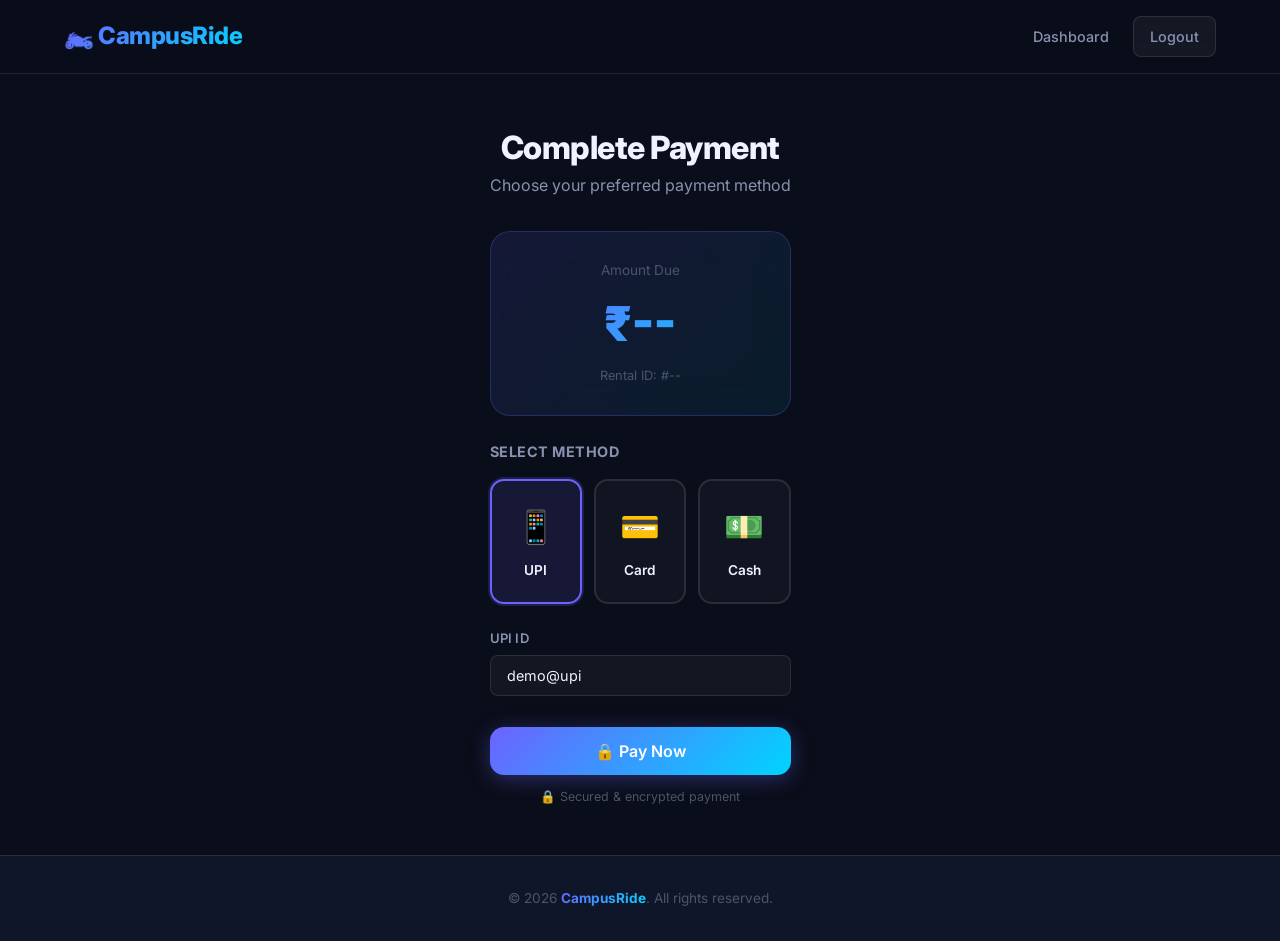
<file: frontend/payment.html>
<!DOCTYPE html>
<html lang="en">
<head>
  <meta charset="UTF-8">
  <meta name="viewport" content="width=device-width, initial-scale=1.0">
  <title>Payment — CampusRide</title>
  <link rel="stylesheet" href="../css/style.css">
  <link href="https://fonts.googleapis.com/css2?family=Inter:wght@400;500;600;700;800;900&display=swap" rel="stylesheet">
</head>
<body>

  <nav class="navbar">
    <div class="container">
      <a href="index.html" class="navbar-brand">🏍️ CampusRide</a>
      <ul class="navbar-nav">
        <li><a href="dashboard.html">Dashboard</a></li>
        <li><a href="#" onclick="logout();" class="btn btn-ghost btn-sm">Logout</a></li>
      </ul>
    </div>
  </nav>

  <div style="padding:3rem 0;min-height:80vh;display:flex;align-items:center;">
    <div class="container">
      <div style="max-width:500px;margin:0 auto;" id="payment-container">

        <!-- Payment Form -->
        <div id="payment-form-section">
          <div style="margin-bottom:2rem;text-align:center;">
            <h1 style="font-size:2rem;font-weight:800;letter-spacing:-0.5px;">Complete Payment</h1>
            <p style="color:var(--text-secondary);">Choose your preferred payment method</p>
          </div>

          <!-- Amount -->
          <div class="card" style="text-align:center;margin-bottom:1.5rem;background:linear-gradient(135deg,rgba(108,99,255,0.12),rgba(0,212,255,0.08));border-color:rgba(108,99,255,0.25);">
            <div style="color:var(--text-muted);font-size:0.85rem;margin-bottom:0.25rem;">Amount Due</div>
            <div id="payment-amount" style="font-size:3rem;font-weight:900;background:var(--grad-primary);-webkit-background-clip:text;-webkit-text-fill-color:transparent;background-clip:text;">₹--</div>
            <div style="color:var(--text-muted);font-size:0.8rem;margin-top:0.25rem;">Rental ID: <span id="rental-id-display">--</span></div>
          </div>

          <!-- Payment Methods -->
          <h3 style="font-size:0.9rem;font-weight:700;color:var(--text-secondary);margin-bottom:1rem;letter-spacing:0.5px;text-transform:uppercase;">Select Method</h3>
          <div class="payment-methods">
            <div class="payment-method-card selected" id="pm-UPI" onclick="selectMethod('UPI')">
              <div class="payment-method-icon">📱</div>
              <div class="payment-method-name">UPI</div>
            </div>
            <div class="payment-method-card" id="pm-Card" onclick="selectMethod('Card')">
              <div class="payment-method-icon">💳</div>
              <div class="payment-method-name">Card</div>
            </div>
            <div class="payment-method-card" id="pm-Cash" onclick="selectMethod('Cash')">
              <div class="payment-method-icon">💵</div>
              <div class="payment-method-name">Cash</div>
            </div>
          </div>

          <!-- UPI Input -->
          <div id="upi-section" class="form-group">
            <label class="form-label">UPI ID</label>
            <input type="text" id="upi_id" class="form-control" placeholder="yourname@upi" value="demo@upi">
          </div>

          <!-- Card Input (hidden by default) -->
          <div id="card-section" style="display:none;">
            <div class="form-group">
              <label class="form-label">Card Number</label>
              <input type="text" class="form-control" placeholder="1234 5678 9012 3456" maxlength="19" value="4111 1111 1111 1111">
            </div>
            <div style="display:grid;grid-template-columns:1fr 1fr;gap:0 1rem;">
              <div class="form-group">
                <label class="form-label">Expiry</label>
                <input type="text" class="form-control" placeholder="MM/YY" value="12/26">
              </div>
              <div class="form-group">
                <label class="form-label">CVV</label>
                <input type="password" class="form-control" placeholder="•••" maxlength="3" value="123">
              </div>
            </div>
          </div>

          <div id="payment-error" class="alert alert-error" style="display:none;"></div>

          <button id="pay-btn" onclick="processPayment()" class="btn btn-primary w-100 btn-lg" style="margin-top:0.5rem;">
            🔒 Pay Now
          </button>

          <p style="text-align:center;color:var(--text-muted);font-size:0.78rem;margin-top:0.75rem;">
            🔒 Secured & encrypted payment
          </p>
        </div>

        <!-- Success State -->
        <div id="payment-success" style="display:none;text-align:center;padding:2rem 0;">
          <div class="success-ring">✅</div>
          <h2 style="font-size:1.8rem;font-weight:800;margin-bottom:0.5rem;">Payment Successful!</h2>
          <p style="color:var(--text-secondary);margin-bottom:1.5rem;">Your vehicle rental is confirmed.</p>

          <div class="card" style="margin-bottom:1.5rem;text-align:left;">
            <div class="price-row"><span style="color:var(--text-muted);">Amount Paid</span><span id="success-amount" style="font-weight:700;"></span></div>
            <div class="price-row"><span style="color:var(--text-muted);">Method</span><span id="success-method"></span></div>
            <div class="price-row"><span style="color:var(--text-muted);">Transaction ID</span><span id="success-txn" style="font-size:0.8rem;color:var(--accent-cyan);"></span></div>
          </div>

          <a href="dashboard.html" class="btn btn-primary w-100 btn-lg">Go to Dashboard →</a>
        </div>

      </div>
    </div>
  </div>

  <footer>
    <p>&copy; 2026 <span>CampusRide</span>. All rights reserved.</p>
  </footer>

  <script>
    const API_BASE = 'http://localhost:15501';
    let selectedMethod = 'UPI';

    function selectMethod(method) {
      selectedMethod = method;
      document.querySelectorAll('.payment-method-card').forEach(c => c.classList.remove('selected'));
      document.getElementById(`pm-${method}`).classList.add('selected');
      document.getElementById('upi-section').style.display = method === 'UPI' ? 'block' : 'none';
      document.getElementById('card-section').style.display = method === 'Card' ? 'block' : 'none';
    }

    // Load amount from localStorage
    window.addEventListener('DOMContentLoaded', () => {
      const amount = sessionStorage.getItem('last_rental_amount') || '--';
      const rentalId = sessionStorage.getItem('last_rental_id') || '--';
      document.getElementById('payment-amount').textContent = amount !== '--' ? `₹${parseFloat(amount).toFixed(2)}` : '₹--';
      document.getElementById('rental-id-display').textContent = `#${rentalId}`;
    });

    async function processPayment() {
      const token = sessionStorage.getItem('token');
      const rentalId = sessionStorage.getItem('last_rental_id');
      const amount = sessionStorage.getItem('last_rental_amount') || '0';
      const btn = document.getElementById('pay-btn');

      if (!rentalId || rentalId === 'null' || rentalId === '--') {
        document.getElementById('payment-error').textContent = 'No active rental found. Please book a vehicle first.';
        document.getElementById('payment-error').style.display = 'block';
        return;
      }

      btn.textContent = 'Processing…';
      btn.disabled = true;

      // ✅ Use FormData — backend route expects Form params (not query string)
      const fd = new FormData();
      fd.append('rental_id', rentalId);
      fd.append('payment_method', selectedMethod);

      try {
        const r = await fetch(`${API_BASE}/api/payments`, {
          method: 'POST',
          headers: { Authorization: `Bearer ${token}` },
          body: fd
        });
        const data = await r.json();

        if (r.ok) {
          showSuccess(amount, selectedMethod, data.transaction_id);
        } else {
          document.getElementById('payment-error').textContent = data.detail || 'Payment failed. Please try again.';
          document.getElementById('payment-error').style.display = 'block';
        }
      } catch (err) {
        document.getElementById('payment-error').textContent = 'Cannot connect to server. Please check server is running.';
        document.getElementById('payment-error').style.display = 'block';
      }

      btn.textContent = '🔒 Pay Now';
      btn.disabled = false;
    }

    function showSuccess(amount, method, txnId) {
      document.getElementById('payment-form-section').style.display = 'none';
      document.getElementById('payment-success').style.display = 'block';
      document.getElementById('success-amount').textContent = `₹${parseFloat(amount).toFixed(2)}`;
      document.getElementById('success-method').textContent = method;
      document.getElementById('success-txn').textContent = txnId;
    }

    function logout() { sessionStorage.clear(); window.location.href = 'index.html'; }
  </script>
</body>
</html>
</file>
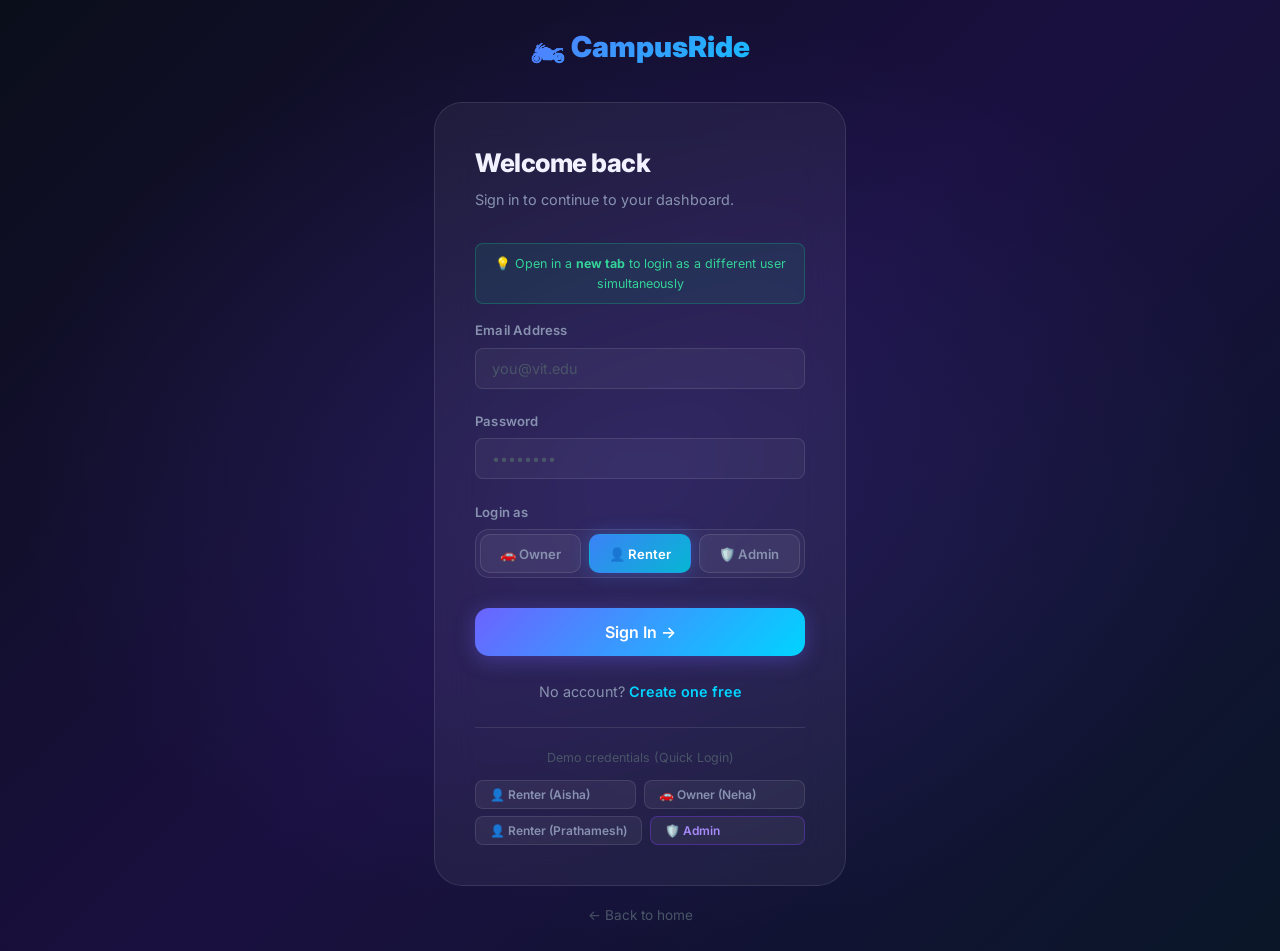
<file: frontend/profile.html>
<!DOCTYPE html>
<html lang="en">
<head>
  <meta charset="UTF-8">
  <meta name="viewport" content="width=device-width, initial-scale=1.0">
  <title>My Profile — CampusRide</title>
  <link rel="stylesheet" href="../css/style.css">
  <link href="https://fonts.googleapis.com/css2?family=Inter:wght@400;500;600;700;800;900&display=swap" rel="stylesheet">
  <style>
    .profile-card{background:var(--bg-elevated);border:1px solid var(--glass-border);border-radius:20px;padding:2.5rem;max-width:600px;margin:0 auto;}
    .avatar{width:80px;height:80px;border-radius:50%;background:var(--grad-primary);display:flex;align-items:center;justify-content:center;font-size:2rem;margin:0 auto 1.25rem;font-weight:700;}
    .msg-box{display:none;padding:.75rem 1rem;border-radius:10px;margin-bottom:1rem;font-size:.85rem;}
    .msg-error{background:rgba(255,79,94,.15);color:#ff6b77;border:1px solid rgba(255,79,94,.3);}
    .msg-success{background:rgba(0,229,160,.15);color:#00e5a0;border:1px solid rgba(0,229,160,.3);}
  </style>
</head>
<body style="min-height:100vh;display:flex;flex-direction:column;align-items:center;justify-content:center;padding:2rem">
  <div style="max-width:620px;width:100%">
    <div style="margin-bottom:1.5rem">
      <a href="#" onclick="goBack()" style="color:var(--text-muted);text-decoration:none;font-size:.9rem">← Back to Dashboard</a>
    </div>
    <div class="profile-card">
      <div class="avatar" id="avatar">?</div>
      <div id="msg" class="msg-box"></div>

      <div class="form-group">
        <label class="form-label">Full Name</label>
        <input type="text" id="p-name" class="form-control">
      </div>
      <div class="form-group">
        <label class="form-label">Student ID / Roll Number</label>
        <input type="text" id="p-roll" class="form-control" placeholder="e.g. 21BCE1024">
      </div>
      <div class="form-group">
        <label class="form-label">Email <span style="color:var(--text-muted)">(read-only)</span></label>
        <input type="email" id="p-email" class="form-control" readonly style="opacity:.6;cursor:not-allowed">
      </div>
      <div class="form-group">
        <label class="form-label">Phone</label>
        <input type="text" id="p-phone" class="form-control">
      </div>
      <div class="form-group">
        <label class="form-label">Department</label>
        <input type="text" id="p-dept" class="form-control">
      </div>
      <div class="form-group">
        <label class="form-label">Current Address (PG / Hostel)</label>
        <input type="text" id="p-hostel" class="form-control" placeholder="e.g. Sai PG / Block B">
      </div>
      <div class="form-group">
        <label class="form-label">Bio</label>
        <textarea id="p-bio" class="form-control" rows="2" placeholder="Tell others about yourself..."></textarea>
      </div>

      <div style="display:flex;gap:.75rem;margin-top:1rem">
        <button onclick="saveProfile()" class="btn btn-primary" style="flex:1">💾 Save Changes</button>
        <button onclick="goBack()" class="btn btn-ghost">Cancel</button>
      </div>
    </div>
  </div>

<script>
const API='http://localhost:15501';
const token=sessionStorage.getItem('token');
const loginAs=sessionStorage.getItem('login_as');
if(!token){window.location.href='login.html';}

function goBack(){
  window.location.href=loginAs==='owner'?'owner-dashboard.html':loginAs==='admin'?'admin-dashboard.html':'dashboard.html';
}

async function loadProfile(){
  const r=await fetch(`${API}/api/auth/profile`,{headers:{Authorization:`Bearer ${token}`}});
  if(!r.ok){goBack();return;}
  const d=await r.json();
  document.getElementById('p-name').value=d.full_name||'';
  document.getElementById('p-roll').value=d.roll_number||'';
  document.getElementById('p-email').value=d.email||'';
  document.getElementById('p-phone').value=d.phone||'';
  document.getElementById('p-dept').value=d.department||'';
  document.getElementById('p-hostel').value=d.hostel||'';
  document.getElementById('p-bio').value=d.bio||'';
  document.getElementById('avatar').textContent=(d.full_name||'S')[0].toUpperCase();
  document.title=`${d.full_name} — CampusRide`;
}

async function saveProfile(){
  const fd=new FormData();
  fd.append('full_name',document.getElementById('p-name').value);
  fd.append('roll_number',document.getElementById('p-roll').value);
  fd.append('phone',document.getElementById('p-phone').value);
  fd.append('department',document.getElementById('p-dept').value);
  fd.append('hostel',document.getElementById('p-hostel').value);
  fd.append('bio',document.getElementById('p-bio').value);
  try{
    const r=await fetch(`${API}/api/auth/profile`,{method:'PUT',headers:{Authorization:`Bearer ${token}`},body:fd});
    const d=await r.json();
    if(r.ok){
      showMsg('✅ Profile updated!','success');
      sessionStorage.setItem('user_name',document.getElementById('p-name').value);
    }else showMsg(d.detail||'Failed to save','error');
  }catch{showMsg('Server not reachable','error');}
}

function showMsg(msg,type){
  const el=document.getElementById('msg');
  el.textContent=msg;el.style.display='block';
  el.className='msg-box '+(type==='error'?'msg-error':'msg-success');
  setTimeout(()=>el.style.display='none',4000);
}

loadProfile();
</script>
</body>
</html>
</file>
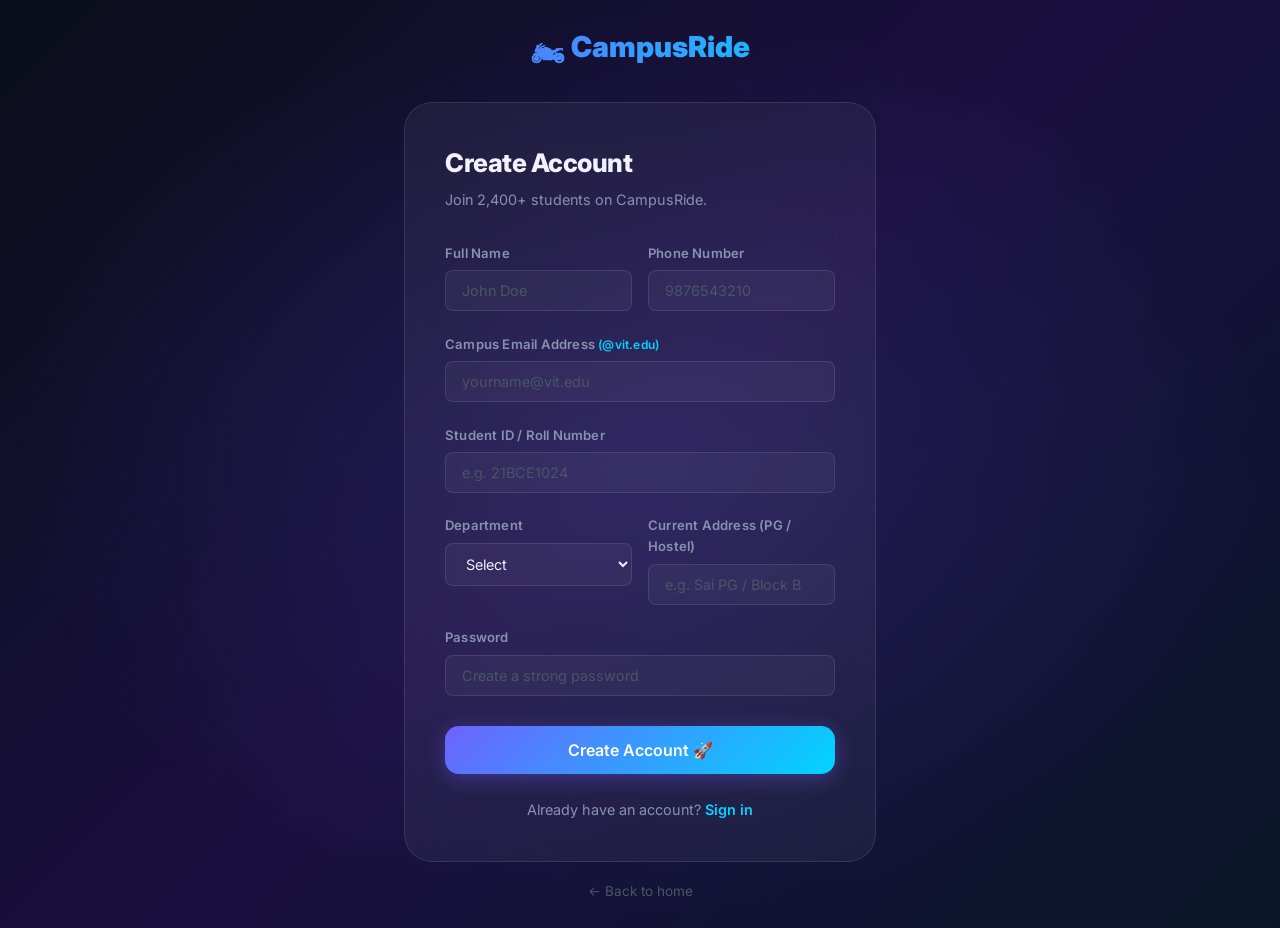
<file: frontend/register.html>
<!DOCTYPE html>
<html lang="en">
<head>
  <meta charset="UTF-8">
  <meta name="viewport" content="width=device-width, initial-scale=1.0">
  <title>Register — CampusRide</title>
  <meta name="description" content="Create your CampusRide account and start renting campus vehicles today.">
  <link rel="stylesheet" href="../css/style.css">
  <link href="https://fonts.googleapis.com/css2?family=Inter:wght@400;500;600;700;800;900&display=swap" rel="stylesheet">
</head>
<body class="auth-page">

  <div class="auth-container" style="max-width:520px;">
    <div class="auth-logo">🏍️ CampusRide</div>

    <div class="form-container" style="max-width:520px;">
      <h1 class="auth-title">Create Account</h1>
      <p class="auth-subtitle">Join 2,400+ students on CampusRide.</p>

      <div id="reg-error" class="alert alert-error" style="display:none;"></div>
      <div id="reg-success" class="alert alert-success" style="display:none;"></div>

      <form id="registerForm" autocomplete="on">
        <div style="display:grid;grid-template-columns:1fr 1fr;gap:0 1rem;">
          <div class="form-group">
            <label class="form-label" for="full_name">Full Name</label>
            <input type="text" id="full_name" class="form-control" placeholder="John Doe" required>
          </div>
          <div class="form-group">
            <label class="form-label" for="phone">Phone Number</label>
            <input type="tel" id="phone" class="form-control" placeholder="9876543210" required>
          </div>
        </div>

        <div class="form-group">
          <label class="form-label" for="email">Campus Email Address <span style="color:var(--accent-cyan);font-size:0.75rem;">(@vit.edu)</span></label>
          <input type="email" id="email" class="form-control" placeholder="yourname@vit.edu" required>
        </div>

        <div class="form-group">
          <label class="form-label" for="roll_number">Student ID / Roll Number</label>
          <input type="text" id="roll_number" class="form-control" placeholder="e.g. 21BCE1024" required>
        </div>


        <div style="display:grid;grid-template-columns:1fr 1fr;gap:0 1rem;">
          <div class="form-group">
            <label class="form-label" for="department">Department</label>
            <select id="department" class="form-control" required>
              <option value="">Select</option>
              <option value="Computer Science">Computer Science</option>
              <option value="Electronics">Electronics</option>
              <option value="Mechanical">Mechanical</option>
              <option value="Information Technology">IT</option>
              <option value="Civil">Civil</option>
            </select>
          </div>
          <div class="form-group">
            <label class="form-label" for="hostel">Current Address (PG / Hostel)</label>
            <input type="text" id="hostel" class="form-control" placeholder="e.g. Sai PG / Block B" required>
          </div>
        </div>

        <div class="form-group">
          <label class="form-label" for="password">Password</label>
          <input type="password" id="password" class="form-control" placeholder="Create a strong password" required minlength="6">
        </div>

        <button type="submit" id="reg-btn" class="btn btn-primary w-100 btn-lg" style="margin-top:0.5rem;">
          Create Account 🚀
        </button>
      </form>

      <p class="text-center mt-3" style="color:var(--text-secondary);font-size:0.9rem;">
        Already have an account?
        <a href="login.html" style="color:var(--accent-cyan);font-weight:600;">Sign in</a>
      </p>
    </div>

    <p style="text-align:center;margin-top:1rem;">
      <a href="index.html" style="color:var(--text-muted);font-size:0.85rem;">← Back to home</a>
    </p>
  </div>

  <script>
    const API_BASE = 'http://localhost:15501';

    function showError(msg) {
      const el = document.getElementById('reg-error');
      el.textContent = msg; el.style.display = 'block';
      document.getElementById('reg-success').style.display = 'none';
    }

    function showSuccess(msg) {
      const el = document.getElementById('reg-success');
      el.textContent = msg; el.style.display = 'block';
      document.getElementById('reg-error').style.display = 'none';
    }

    document.getElementById('registerForm').addEventListener('submit', async (e) => {
      e.preventDefault();
      const btn = document.getElementById('reg-btn');
      btn.textContent = 'Creating account…';
      btn.disabled = true;

      const formData = new FormData();
      formData.append('full_name', document.getElementById('full_name').value);
      formData.append('email', document.getElementById('email').value);
      formData.append('roll_number', document.getElementById('roll_number').value);
      formData.append('phone', document.getElementById('phone').value);
      formData.append('department', document.getElementById('department').value);
      formData.append('hostel', document.getElementById('hostel').value);
      formData.append('password', document.getElementById('password').value);


      try {
        const res = await fetch(`${API_BASE}/api/auth/register`, { method: 'POST', body: formData });
        const data = await res.json();

        if (res.ok) {
          showSuccess('✅ Account created! Redirecting to login…');
          setTimeout(() => window.location.href = 'login.html', 1500);
        } else {
          showError(data.detail || 'Registration failed. Please try again.');
        }
      } catch {
        showSuccess('✅ Account created! (Demo mode) Redirecting…');
        setTimeout(() => window.location.href = 'login.html', 1500);
      }

      btn.textContent = 'Create Account 🚀';
      btn.disabled = false;
    });
  </script>
</body>
</html>
</file>
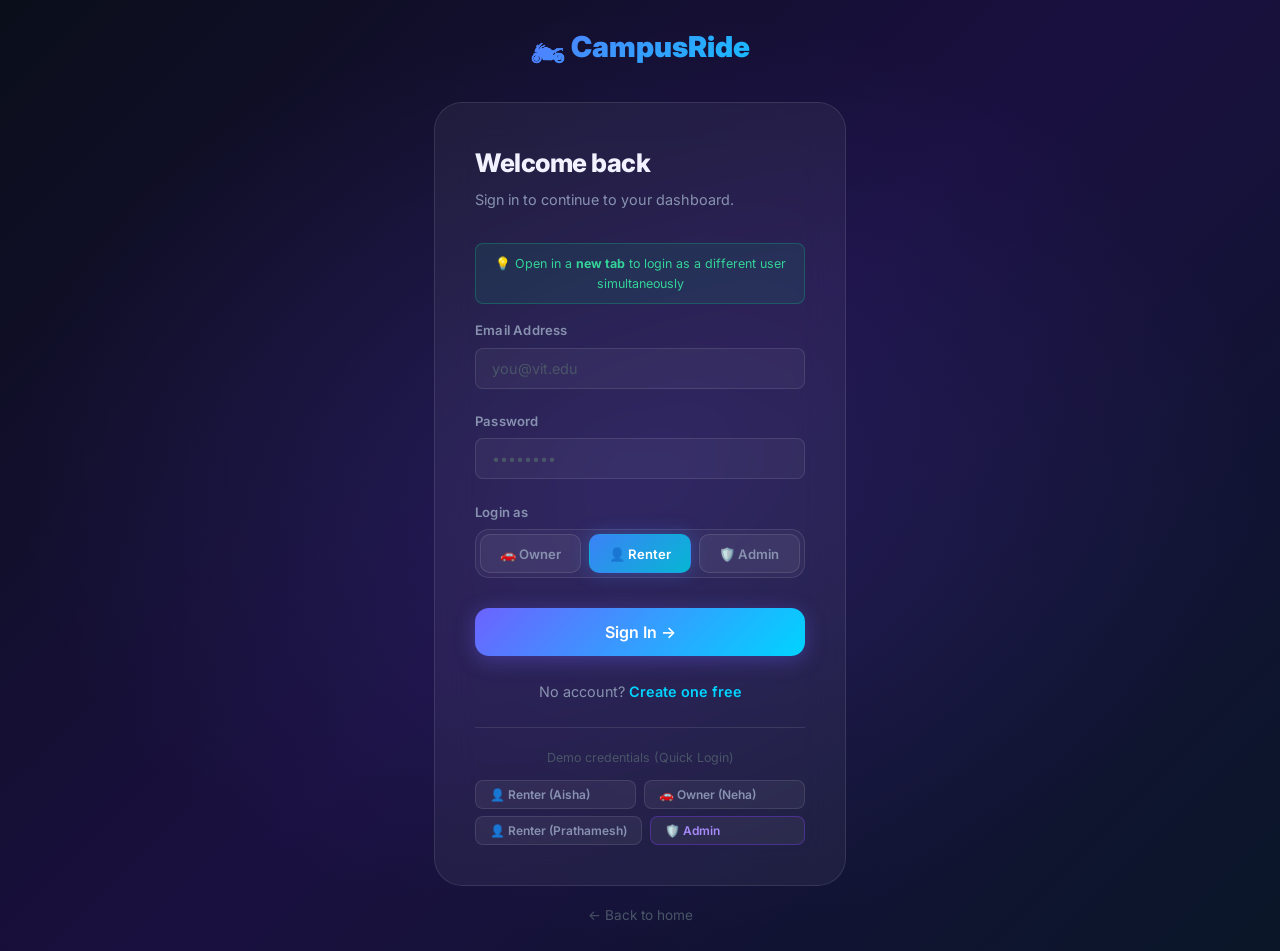
<file: frontend/vehicles.html>
<!DOCTYPE html>
<html lang="en">
<head>
  <meta charset="UTF-8">
  <meta name="viewport" content="width=device-width, initial-scale=1.0">
  <title>Browse Vehicles — CampusRide</title>
  <link rel="stylesheet" href="../css/style.css">
  <link href="https://fonts.googleapis.com/css2?family=Inter:wght@400;500;600;700;800;900&display=swap" rel="stylesheet">
</head>
<body>

  <!-- Navbar -->
  <nav class="navbar">
    <div class="container">
      <a href="index.html" class="navbar-brand">🏍️ CampusRide</a>
      <ul class="navbar-nav">
        <li><a href="dashboard.html" id="nav-dash">Dashboard</a></li>
        <li><a href="vehicles.html" class="active" id="nav-vehicles">Vehicles</a></li>
        <li><a href="#" onclick="logout()" class="btn btn-ghost btn-sm">Logout</a></li>
      </ul>
    </div>
  </nav>

  <div style="padding: 3rem 0;">
    <div class="container">

      <div style="margin-bottom:2rem;">
        <h1 style="font-size:2rem;font-weight:800;letter-spacing:-0.5px;">Browse Vehicles</h1>
        <p style="color:var(--text-secondary);">Find and rent available campus vehicles.</p>
      </div>

      <!-- Filters -->
      <div class="filter-bar">
        <select id="filter-type" onchange="applyFilters()">
          <option value="">All Types</option>
          <option value="Scooter">🛵 Scooter</option>
          <option value="Bike">🏍️ Bike</option>
          <option value="Car">🚗 Car</option>
          <option value="Bicycle">🚲 Bicycle</option>
        </select>
        <select id="filter-fuel" onchange="applyFilters()">
          <option value="">All Fuels</option>
          <option value="Petrol">Petrol</option>
          <option value="Diesel">Diesel</option>
          <option value="Electric">Electric ⚡</option>
        </select>
        <input type="number" id="filter-min" placeholder="Min ₹/hr" style="width:110px;" onchange="applyFilters()">
        <input type="number" id="filter-max" placeholder="Max ₹/hr" style="width:110px;" onchange="applyFilters()">
        <button onclick="loadVehicles(true)" class="btn btn-ghost btn-sm" style="margin-left:auto; display:flex; align-items:center; gap:0.4rem;">🔄 Refresh Fleet</button>
        <button onclick="resetFilters()" class="btn btn-ghost btn-sm">Reset</button>
        <span id="vehicle-count" style="color:var(--text-muted);font-size:0.85rem;"></span>
      </div>

      <!-- Vehicle Grid -->
      <div class="vehicle-grid" id="vehicle-grid"></div>

      <!-- Empty state -->
      <div id="empty-state" style="display:none;text-align:center;padding:5rem 2rem;">
        <div style="font-size:4rem;margin-bottom:1rem;">🔍</div>
        <h3 style="font-weight:700;margin-bottom:0.5rem;">No vehicles found</h3>
        <p style="color:var(--text-secondary);">Try adjusting your filters.</p>
        <button onclick="resetFilters()" class="btn btn-outline mt-2">Clear Filters</button>
      </div>
    </div>
  </div>

  <footer>
    <p>&copy; 2026 <span>CampusRide</span>. All rights reserved.</p>
  </footer>

  <script>
    const API_BASE = 'http://localhost:15501';
    const VEHICLE_EMOJIS = { Scooter:'🛵', Bike:'🏍️', Car:'🚗', Bicycle:'🚲' };
    const MOCK_VEHICLES = [
      { vehicle_id:1, vehicle_type:'Scooter', brand:'Honda', model:'Activa', hourly_rate:50, fuel_type:'Petrol', seating_capacity:2, availability_status:'Available', license_plate:'MH02AB1234' },
      { vehicle_id:2, vehicle_type:'Scooter', brand:'TVS', model:'Jupiter', hourly_rate:55, fuel_type:'Petrol', seating_capacity:2, availability_status:'Available', license_plate:'MH02AB1235' },
      { vehicle_id:3, vehicle_type:'Bike', brand:'Royal Enfield', model:'Classic 350', hourly_rate:100, fuel_type:'Petrol', seating_capacity:2, availability_status:'Rented', license_plate:'MH02AB1236' },
      { vehicle_id:4, vehicle_type:'Scooter', brand:'Honda', model:'Dio', hourly_rate:60, fuel_type:'Petrol', seating_capacity:2, availability_status:'Available', license_plate:'MH02AB1237' },
      { vehicle_id:5, vehicle_type:'Car', brand:'Maruti', model:'Swift', hourly_rate:200, fuel_type:'Petrol', seating_capacity:5, availability_status:'Available', license_plate:'MH02CD5679' },
      { vehicle_id:6, vehicle_type:'Bike', brand:'Yamaha', model:'FZ-S', hourly_rate:70, fuel_type:'Petrol', seating_capacity:2, availability_status:'Available', license_plate:'MH02CD5680' },
      { vehicle_id:7, vehicle_type:'Scooter', brand:'Ola', model:'S1 Pro', hourly_rate:45, fuel_type:'Electric', seating_capacity:2, availability_status:'Available', license_plate:'MH02EV0001' },
    ];

    let allVehicles = [];

    async function loadVehicles(isManual = false) {
      const token = sessionStorage.getItem('token');
      if (!token) { window.location.href = 'login.html'; return; }
      const loginAs = sessionStorage.getItem('login_as');
      if (loginAs === 'owner') { window.location.href = 'owner-dashboard.html'; return; }

      if (isManual) {
        toast('🔄 Refreshing vehicle fleet...');
      }

      const grid = document.getElementById('vehicle-grid');
      // Shimmer while loading
      grid.innerHTML = Array(6).fill(`
        <div class="vehicle-card" style="min-height:300px;">
          <div class="shimmer" style="height:180px;border-radius:0;"></div>
          <div style="padding:1.25rem;">
            <div class="shimmer" style="height:16px;width:70%;margin-bottom:10px;border-radius:4px;"></div>
            <div class="shimmer" style="height:14px;width:40%;margin-bottom:20px;border-radius:4px;"></div>
            <div class="shimmer" style="height:34px;width:100%;border-radius:8px;"></div>
          </div>
        </div>`).join('');

      try {
        const r = await fetch(`${API_BASE}/api/vehicles`, {
          headers: { Authorization: `Bearer ${token}` }
        });
        if (!r.ok) throw new Error(`Server error: ${r.status}`);
        allVehicles = await r.json();
        if (!Array.isArray(allVehicles)) throw new Error('Invalid response from server');
        if (isManual) {
          toast('✅ Fleet updated with fresh data!');
        }
      } catch (err) {
        grid.innerHTML = `
          <div style="grid-column:1/-1;text-align:center;padding:4rem 2rem;">
            <div style="font-size:3rem;margin-bottom:1rem;">⚠️</div>
            <h3 style="color:var(--accent-red);">Could not load vehicles</h3>
            <p style="color:var(--text-muted);margin-bottom:1rem;">${err.message}</p>
            <p style="color:var(--text-muted);font-size:0.85rem;">Make sure the backend server is running at <strong>http://localhost:15501</strong></p>
            <button onclick="loadVehicles(true)" class="btn btn-primary mt-2">🔄 Retry</button>
          </div>`;
        return;
      }

      renderVehicles(allVehicles);
    }

    function renderVehicles(vehicles) {
      const grid = document.getElementById('vehicle-grid');
      const empty = document.getElementById('empty-state');
      const count = document.getElementById('vehicle-count');

      if (vehicles.length === 0) {
        grid.innerHTML = '';
        empty.style.display = 'block';
        count.textContent = '0 vehicles';
        return;
      }

      empty.style.display = 'none';
      count.textContent = `${vehicles.length} vehicle${vehicles.length > 1 ? 's' : ''}`;

      grid.innerHTML = vehicles.map(v => {
        const emoji = VEHICLE_EMOJIS[v.vehicle_type] || '🚗';
        const avail = v.availability_status;
        const statusClass = avail === 'Available' ? 'status-available' : avail === 'Rented' ? 'status-rented' : 'status-maintenance';

        return `
        <div class="vehicle-card" id="vc-${v.vehicle_id}">
          <div class="vehicle-card-image">
            <span class="vehicle-type-badge">${v.vehicle_type}</span>
            <span class="fuel-badge">${v.fuel_type}</span>
            ${emoji}
          </div>
          <div class="vehicle-card-body">
            <div class="vehicle-card-title">${v.brand} ${v.model}</div>
            <div class="vehicle-card-price">₹${v.hourly_rate}<small style="font-size:0.75rem;font-weight:400;color:var(--text-muted)">/hour</small></div>
            <div class="vehicle-card-meta">
              <span>💺 ${v.seating_capacity} seats</span>
              <span>🪪 ${v.license_plate}</span>
            </div>
            <div style="margin-bottom:0.75rem;">
              <span class="status-badge ${statusClass}">● ${avail}</span>
            </div>
            <div class="vehicle-card-footer">
              ${avail === 'Available'
                ? `<a href="booking.html?vehicle_id=${v.vehicle_id}" class="btn btn-primary btn-sm" style="flex:1">Rent Now</a>`
                : `<button disabled class="btn btn-ghost btn-sm" style="flex:1;cursor:not-allowed;opacity:0.5;">Unavailable</button>`
              }
            </div>
          </div>
        </div>`;
      }).join('');
    }

    function applyFilters() {
      const type = document.getElementById('filter-type').value;
      const fuel = document.getElementById('filter-fuel').value;
      const min = parseFloat(document.getElementById('filter-min').value) || 0;
      const max = parseFloat(document.getElementById('filter-max').value) || Infinity;

      const filtered = allVehicles.filter(v => {
        if (type && v.vehicle_type !== type) return false;
        if (fuel && v.fuel_type !== fuel) return false;
        if (v.hourly_rate < min || v.hourly_rate > max) return false;
        return true;
      });

      renderVehicles(filtered);
    }

    function resetFilters() {
      document.getElementById('filter-type').value = '';
      document.getElementById('filter-fuel').value = '';
      document.getElementById('filter-min').value = '';
      document.getElementById('filter-max').value = '';
      renderVehicles(allVehicles);
    }

    function logout() { sessionStorage.clear(); window.location.href = 'index.html'; }

    function toast(msg) {
      let t = document.getElementById('toast');
      if (!t) {
        t = document.createElement('div');
        t.id = 'toast';
        t.style.cssText = 'position:fixed;bottom:2rem;right:2rem;background:var(--bg-elevated);border:1px solid var(--glass-border);color:var(--text-primary);padding:.9rem 1.5rem;border-radius:12px;font-size:.9rem;z-index:9999;box-shadow:var(--shadow-md);transition:opacity .3s;';
        document.body.appendChild(t);
      }
      t.textContent = msg;
      t.style.opacity = '1';
      clearTimeout(t._t);
      t._t = setTimeout(() => t.style.opacity = '0', 3000);
    }

    loadVehicles();
  </script>
</body>
</html>
</file>
<file: css/style.css>
/* ============================================================
   CAMPUSRIDE — Modern Dark Design System
   Deep navy + glassmorphism + electric blue accent
   ============================================================ */

@import url('https://fonts.googleapis.com/css2?family=Inter:wght@300;400;500;600;700;800;900&display=swap');

/* --- CSS Design Tokens --- */
:root {
  --bg-base:        #0a0e1a;
  --bg-surface:     #0f1629;
  --bg-elevated:    #141d35;
  --bg-card:        rgba(255,255,255,0.04);

  --accent-blue:    #6C63FF;
  --accent-cyan:    #00D4FF;
  --accent-green:   #00E5A0;
  --accent-red:     #FF4F5E;
  --accent-gold:    #FFD166;

  --grad-primary:   linear-gradient(135deg, #6C63FF 0%, #00D4FF 100%);
  --grad-hero:      linear-gradient(135deg, #0a0e1a 0%, #1a1040 50%, #0a1628 100%);
  --grad-card:      linear-gradient(135deg, rgba(108,99,255,0.12), rgba(0,212,255,0.06));

  --glass-bg:       rgba(255, 255, 255, 0.05);
  --glass-border:   rgba(255, 255, 255, 0.10);
  --glass-blur:     blur(20px);

  --text-primary:   #f0f2ff;
  --text-secondary: #8892b0;
  --text-muted:     #4a5568;

  --border-subtle:  rgba(255,255,255,0.08);
  --shadow-sm:      0 4px 20px rgba(0,0,0,0.4);
  --shadow-md:      0 8px 40px rgba(0,0,0,0.5);
  --shadow-glow:    0 0 30px rgba(108,99,255,0.25);

  --surface-2:      #141d35;
  --surface-3:      #1a2545;

  --radius-sm:  8px;
  --radius-md:  14px;
  --radius-lg:  20px;
  --radius-xl:  28px;

  --transition: all 0.3s cubic-bezier(0.4, 0, 0.2, 1);
}

/* --- Global Reset & Base --- */
*, *::before, *::after {
  margin: 0; padding: 0;
  box-sizing: border-box;
}

html { scroll-behavior: smooth; }

body {
  font-family: 'Inter', -apple-system, BlinkMacSystemFont, sans-serif;
  background: var(--bg-base);
  color: var(--text-primary);
  line-height: 1.6;
  min-height: 100vh;
  overflow-x: hidden;
}

a { color: inherit; text-decoration: none; }

/* ============================================================
   SCROLLBAR
   ============================================================ */
::-webkit-scrollbar { width: 6px; }
::-webkit-scrollbar-track { background: var(--bg-surface); }
::-webkit-scrollbar-thumb { background: var(--accent-blue); border-radius: 3px; }

/* ============================================================
   NAVBAR
   ============================================================ */
.navbar {
  position: sticky; top: 0; z-index: 1000;
  background: rgba(10, 14, 26, 0.85);
  backdrop-filter: var(--glass-blur);
  -webkit-backdrop-filter: var(--glass-blur);
  border-bottom: 1px solid var(--glass-border);
  padding: 1rem 0;
  transition: var(--transition);
}

.navbar .container {
  display: flex;
  justify-content: space-between;
  align-items: center;
}

.navbar-brand {
  display: flex; align-items: center; gap: 10px;
  font-size: 1.5rem; font-weight: 800;
  background: var(--grad-primary);
  -webkit-background-clip: text;
  -webkit-text-fill-color: transparent;
  background-clip: text;
  letter-spacing: -0.5px;
}

.navbar-brand .brand-icon { font-size: 1.6rem; }

.navbar-nav {
  display: flex; align-items: center; gap: 0.5rem;
  list-style: none;
}

.navbar-nav a {
  color: var(--text-secondary);
  padding: 8px 16px;
  border-radius: var(--radius-sm);
  font-weight: 500;
  font-size: 0.9rem;
  transition: var(--transition);
}

.navbar-nav a:hover,
.navbar-nav a.active {
  color: var(--text-primary);
  background: var(--glass-bg);
}

/* ============================================================
   CONTAINER
   ============================================================ */
.container {
  max-width: 1200px;
  margin: 0 auto;
  padding: 0 1.5rem;
}

/* ============================================================
   BUTTONS
   ============================================================ */
.btn {
  display: inline-flex; align-items: center; gap: 8px;
  padding: 10px 22px;
  border: none; border-radius: var(--radius-sm);
  font-family: 'Inter', sans-serif;
  font-size: 0.9rem; font-weight: 600;
  cursor: pointer;
  transition: var(--transition);
  text-decoration: none;
  white-space: nowrap;
}

.btn-primary {
  background: var(--grad-primary);
  color: white;
  box-shadow: 0 4px 20px rgba(108,99,255,0.35);
}

.btn-primary:hover {
  transform: translateY(-2px);
  box-shadow: 0 8px 30px rgba(108,99,255,0.5);
  color: white;
}

.btn-outline {
  background: transparent;
  color: var(--accent-blue);
  border: 1.5px solid var(--accent-blue);
}

.btn-outline:hover {
  background: var(--accent-blue);
  color: white;
  box-shadow: 0 4px 20px rgba(108,99,255,0.3);
}

.btn-ghost {
  background: var(--glass-bg);
  color: var(--text-secondary);
  border: 1px solid var(--glass-border);
}

.btn-ghost:hover {
  background: rgba(255,255,255,0.08);
  color: var(--text-primary);
}

.btn-danger {
  background: rgba(255,79,94,0.15);
  color: var(--accent-red);
  border: 1px solid rgba(255,79,94,0.3);
}
.btn-danger:hover {
  background: var(--accent-red);
  color: white;
}

.btn-success {
  background: rgba(0,229,160,0.15);
  color: var(--accent-green);
  border: 1px solid rgba(0,229,160,0.3);
}
.btn-success:hover {
  background: var(--accent-green);
  color: #0a0e1a;
}

.btn-lg { padding: 14px 32px; font-size: 1rem; border-radius: var(--radius-md); }
.btn-sm { padding: 6px 14px; font-size: 0.8rem; }
.w-100 { width: 100%; justify-content: center; }

/* ============================================================
   GLASS CARDS
   ============================================================ */
.card {
  background: var(--glass-bg);
  backdrop-filter: var(--glass-blur);
  -webkit-backdrop-filter: var(--glass-blur);
  border: 1px solid var(--glass-border);
  border-radius: var(--radius-lg);
  padding: 1.75rem;
  transition: var(--transition);
}

.card:hover {
  border-color: rgba(108,99,255,0.3);
  box-shadow: var(--shadow-glow);
  transform: translateY(-3px);
}

.card-gradient {
  background: var(--grad-card);
}

/* ============================================================
   HERO SECTION
   ============================================================ */
.hero {
  position: relative;
  min-height: 90vh;
  display: flex; align-items: center;
  background: var(--grad-hero);
  overflow: hidden;
  padding: 6rem 0 4rem;
}

.hero::before {
  content: '';
  position: absolute; inset: 0;
  background:
    radial-gradient(ellipse 60% 60% at 70% 40%, rgba(108,99,255,0.20) 0%, transparent 60%),
    radial-gradient(ellipse 40% 40% at 30% 70%, rgba(0,212,255,0.12) 0%, transparent 50%);
  pointer-events: none;
}

/* Floating orbs */
.hero-orb {
  position: absolute;
  border-radius: 50%;
  filter: blur(60px);
  opacity: 0.18;
  animation: float 8s ease-in-out infinite;
}
.hero-orb-1 {
  width: 500px; height: 500px;
  background: var(--accent-blue);
  top: -100px; right: -100px;
  animation-delay: 0s;
}
.hero-orb-2 {
  width: 300px; height: 300px;
  background: var(--accent-cyan);
  bottom: -50px; left: -50px;
  animation-delay: -4s;
}

@keyframes float {
  0%, 100% { transform: translateY(0) scale(1); }
  50% { transform: translateY(-30px) scale(1.05); }
}

.hero-content { position: relative; z-index: 2; }

.hero-badge {
  display: inline-flex; align-items: center; gap: 8px;
  background: rgba(108,99,255,0.15);
  border: 1px solid rgba(108,99,255,0.3);
  color: var(--accent-cyan);
  padding: 6px 16px;
  border-radius: 50px;
  font-size: 0.8rem; font-weight: 600;
  letter-spacing: 0.5px;
  margin-bottom: 1.5rem;
  animation: fadeInDown 0.8s ease both;
}

.hero-title {
  font-size: clamp(2.5rem, 6vw, 4.5rem);
  font-weight: 900;
  line-height: 1.1;
  letter-spacing: -2px;
  margin-bottom: 1.5rem;
  animation: fadeInUp 0.8s ease 0.1s both;
}

.hero-title .gradient-text {
  background: var(--grad-primary);
  -webkit-background-clip: text;
  -webkit-text-fill-color: transparent;
  background-clip: text;
}

.hero-subtitle {
  font-size: 1.15rem;
  color: var(--text-secondary);
  max-width: 540px;
  margin-bottom: 2.5rem;
  line-height: 1.7;
  animation: fadeInUp 0.8s ease 0.2s both;
}

.hero-actions {
  display: flex; gap: 1rem; flex-wrap: wrap;
  animation: fadeInUp 0.8s ease 0.3s both;
}

.hero-visual {
  position: relative; z-index: 2;
  display: flex; justify-content: center; align-items: center;
  animation: fadeInRight 1s ease 0.2s both;
}

.hero-emoji-circle {
  width: 320px; height: 320px;
  border-radius: 50%;
  background: var(--grad-card);
  border: 2px solid var(--glass-border);
  display: flex; align-items: center; justify-content: center;
  font-size: 7rem;
  animation: float 6s ease-in-out infinite;
  box-shadow: var(--shadow-glow);
}

/* Hero Stats Row */
.hero-stats {
  display: flex; gap: 2.5rem;
  margin-top: 3rem;
  padding-top: 2.5rem;
  border-top: 1px solid var(--glass-border);
  animation: fadeInUp 0.8s ease 0.4s both;
}

.hero-stat-value {
  font-size: 1.8rem; font-weight: 800;
  background: var(--grad-primary);
  -webkit-background-clip: text;
  -webkit-text-fill-color: transparent;
  background-clip: text;
}

.hero-stat-label {
  font-size: 0.8rem;
  color: var(--text-muted);
  letter-spacing: 0.5px;
}

/* ============================================================
   SECTION HEADERS
   ============================================================ */
.section-header {
  text-align: center;
  margin-bottom: 3.5rem;
}

.section-eyebrow {
  display: inline-block;
  font-size: 0.75rem; font-weight: 700;
  letter-spacing: 2px; text-transform: uppercase;
  color: var(--accent-cyan);
  margin-bottom: 0.75rem;
}

.section-title {
  font-size: clamp(1.8rem, 4vw, 2.8rem);
  font-weight: 800;
  letter-spacing: -1px;
  margin-bottom: 1rem;
}

.section-subtitle {
  color: var(--text-secondary);
  max-width: 500px;
  margin: 0 auto;
  font-size: 1rem;
}

/* ============================================================
   VEHICLE CARDS
   ============================================================ */
.vehicle-grid {
  display: grid;
  grid-template-columns: repeat(auto-fill, minmax(300px, 1fr));
  gap: 1.5rem;
}

.vehicle-card {
  background: var(--glass-bg);
  backdrop-filter: var(--glass-blur);
  border: 1px solid var(--glass-border);
  border-radius: var(--radius-lg);
  overflow: hidden;
  transition: var(--transition);
  position: relative;
}

.vehicle-card:hover {
  border-color: rgba(108,99,255,0.4);
  transform: translateY(-6px);
  box-shadow: var(--shadow-glow), var(--shadow-md);
}

.vehicle-card-image {
  height: 180px;
  background: var(--grad-card);
  display: flex; align-items: center; justify-content: center;
  font-size: 4rem;
  position: relative;
  overflow: hidden;
}

.vehicle-card-image::after {
  content: '';
  position: absolute; inset: 0;
  background: linear-gradient(to bottom, transparent 50%, rgba(0,0,0,0.3));
}

.vehicle-type-badge {
  position: absolute;
  top: 12px; left: 12px;
  background: rgba(108,99,255,0.85);
  color: white;
  padding: 4px 10px;
  border-radius: 50px;
  font-size: 0.7rem; font-weight: 700;
  letter-spacing: 0.5px;
  z-index: 1;
}

.fuel-badge {
  position: absolute;
  top: 12px; right: 12px;
  background: rgba(0,229,160,0.85);
  color: #0a0e1a;
  padding: 4px 10px;
  border-radius: 50px;
  font-size: 0.7rem; font-weight: 700;
  z-index: 1;
}

.vehicle-card-body { padding: 1.25rem; }

.vehicle-card-title {
  font-size: 1.1rem; font-weight: 700;
  margin-bottom: 0.25rem;
}

.vehicle-card-price {
  font-size: 1.4rem; font-weight: 800;
  background: var(--grad-primary);
  -webkit-background-clip: text;
  -webkit-text-fill-color: transparent;
  background-clip: text;
  margin-bottom: 0.75rem;
}

.vehicle-card-meta {
  display: flex; gap: 1rem;
  color: var(--text-secondary);
  font-size: 0.82rem;
  margin-bottom: 1rem;
}

.vehicle-card-meta span {
  display: flex; align-items: center; gap: 4px;
}

.vehicle-card-footer {
  display: flex; gap: 0.5rem;
  padding-top: 0.75rem;
  border-top: 1px solid var(--border-subtle);
}

.status-badge {
  display: inline-block;
  padding: 3px 10px;
  border-radius: 50px;
  font-size: 0.72rem; font-weight: 700;
}

.status-available {
  background: rgba(0,229,160,0.15);
  color: var(--accent-green);
  border: 1px solid rgba(0,229,160,0.3);
}

.status-rented {
  background: rgba(255,209,102,0.15);
  color: var(--accent-gold);
  border: 1px solid rgba(255,209,102,0.3);
}

.status-maintenance {
  background: rgba(255,79,94,0.15);
  color: var(--accent-red);
  border: 1px solid rgba(255,79,94,0.3);
}

/* ============================================================
   DASHBOARD LAYOUT
   ============================================================ */
.dashboard-layout {
  display: grid;
  grid-template-columns: 240px 1fr;
  min-height: 100vh;
  gap: 0;
}

/* Sidebar */
.sidebar {
  background: var(--bg-surface);
  border-right: 1px solid var(--glass-border);
  padding: 2rem 1rem;
  position: sticky; top: 0;
  height: 100vh;
  overflow-y: auto;
  display: flex; flex-direction: column; gap: 0.5rem;
}

.sidebar-logo {
  font-size: 1.3rem; font-weight: 800;
  background: var(--grad-primary);
  -webkit-background-clip: text;
  -webkit-text-fill-color: transparent;
  background-clip: text;
  padding: 0.5rem 0.75rem 1.5rem;
  border-bottom: 1px solid var(--glass-border);
  margin-bottom: 0.5rem;
}

.sidebar-item {
  display: flex; align-items: center; gap: 10px;
  padding: 10px 14px;
  border-radius: var(--radius-sm);
  color: var(--text-secondary);
  font-size: 0.88rem; font-weight: 500;
  cursor: pointer;
  transition: var(--transition);
  text-decoration: none;
}

.sidebar-item:hover,
.sidebar-item.active {
  background: rgba(108,99,255,0.12);
  color: var(--text-primary);
  border-left: 3px solid var(--accent-blue);
  padding-left: 11px;
}

.sidebar-item .icon { font-size: 1.1rem; width: 20px; text-align: center; }

.sidebar-section-label {
  font-size: 0.68rem; font-weight: 700; letter-spacing: 1.5px;
  color: var(--text-muted); text-transform: uppercase;
  padding: 0.75rem 0.75rem 0.25rem;
}

/* Dashboard Main */
.dashboard-main {
  padding: 2rem;
  overflow-y: auto;
}

.dashboard-header {
  display: flex; justify-content: space-between; align-items: center;
  margin-bottom: 2rem;
}

.dashboard-greeting { font-size: 0.85rem; color: var(--text-muted); }
.dashboard-username { font-size: 1.8rem; font-weight: 800; letter-spacing: -0.5px; }

/* Stat Cards */
.stats-grid {
  display: grid;
  grid-template-columns: repeat(auto-fit, minmax(180px, 1fr));
  gap: 1rem;
  margin-bottom: 2rem;
}

.stat-card {
  background: var(--glass-bg);
  border: 1px solid var(--glass-border);
  border-radius: var(--radius-md);
  padding: 1.5rem;
  transition: var(--transition);
  position: relative;
  overflow: hidden;
}

.stat-card::before {
  content: '';
  position: absolute;
  top: 0; left: 0; right: 0;
  height: 3px;
  background: var(--grad-primary);
}

.stat-card:hover {
  border-color: rgba(108,99,255,0.35);
  transform: translateY(-3px);
}

.stat-icon {
  font-size: 1.5rem;
  margin-bottom: 0.75rem;
}

.stat-value {
  font-size: 2rem; font-weight: 800;
  background: var(--grad-primary);
  -webkit-background-clip: text;
  -webkit-text-fill-color: transparent;
  background-clip: text;
  line-height: 1;
  margin-bottom: 0.25rem;
}

.stat-label {
  font-size: 0.8rem;
  color: var(--text-muted);
  font-weight: 500;
}

/* ============================================================
   FORMS
   ============================================================ */
.form-container {
  background: var(--glass-bg);
  backdrop-filter: var(--glass-blur);
  border: 1px solid var(--glass-border);
  border-radius: var(--radius-xl);
  padding: 2.5rem;
  max-width: 480px;
  width: 100%;
}

.form-group { margin-bottom: 1.4rem; }

.form-label {
  display: block;
  font-size: 0.82rem; font-weight: 600;
  color: var(--text-secondary);
  margin-bottom: 0.4rem;
  letter-spacing: 0.2px;
}

.form-control {
  width: 100%;
  padding: 11px 16px;
  background: rgba(255,255,255,0.04);
  border: 1.5px solid var(--glass-border);
  border-radius: var(--radius-sm);
  color: var(--text-primary);
  font-family: 'Inter', sans-serif;
  font-size: 0.9rem;
  transition: var(--transition);
  outline: none;
}

.form-control:focus {
  border-color: var(--accent-blue);
  background: rgba(108,99,255,0.06);
  box-shadow: 0 0 0 3px rgba(108,99,255,0.15);
}

.form-control::placeholder { color: var(--text-muted); }

.form-control option {
  background: var(--bg-elevated);
  color: var(--text-primary);
}

.input-group {
  display: flex; gap: 0.5rem;
}

.input-group .form-control { flex: 1; }

/* Form pages (login/register) */
.auth-page {
  min-height: 100vh;
  display: flex; align-items: center; justify-content: center;
  position: relative;
  overflow: hidden;
}

.auth-page::before {
  content: '';
  position: absolute; inset: 0;
  background: var(--grad-hero);
  z-index: 0;
}

.auth-page::after {
  content: '';
  position: absolute; inset: 0;
  background: radial-gradient(ellipse 70% 70% at 50% 50%, rgba(108,99,255,0.15) 0%, transparent 70%);
  z-index: 0;
}

.auth-container {
  position: relative; z-index: 1;
  width: 100%; max-width: 460px;
  padding: 1.5rem;
}

.auth-logo {
  text-align: center; margin-bottom: 2rem;
  font-size: 1.8rem; font-weight: 900;
  background: var(--grad-primary);
  -webkit-background-clip: text;
  -webkit-text-fill-color: transparent;
  background-clip: text;
}

.auth-title {
  font-size: 1.6rem; font-weight: 800;
  margin-bottom: 0.25rem;
  letter-spacing: -0.5px;
}

.auth-subtitle {
  color: var(--text-secondary);
  font-size: 0.9rem;
  margin-bottom: 2rem;
}

/* ============================================================
   TABLE
   ============================================================ */
.data-table {
  width: 100%;
  border-collapse: collapse;
}

.data-table th {
  background: rgba(108,99,255,0.1);
  color: var(--text-secondary);
  font-size: 0.75rem; font-weight: 700;
  letter-spacing: 0.5px; text-transform: uppercase;
  padding: 12px 16px;
  text-align: left;
  border-bottom: 1px solid var(--glass-border);
}

.data-table td {
  padding: 14px 16px;
  font-size: 0.88rem;
  border-bottom: 1px solid var(--border-subtle);
  color: var(--text-secondary);
}

.data-table tr:last-child td { border-bottom: none; }

.data-table tr:hover td {
  background: rgba(108,99,255,0.04);
  color: var(--text-primary);
}

/* ============================================================
   AI RECOMMENDATIONS SECTION
   ============================================================ */
.ai-section {
  background: linear-gradient(135deg, rgba(108,99,255,0.12), rgba(0,212,255,0.08));
  border: 1px solid rgba(108,99,255,0.25);
  border-radius: var(--radius-lg);
  padding: 2rem;
  margin-bottom: 1.5rem;
}

.ai-header {
  display: flex; align-items: center; gap: 10px;
  margin-bottom: 1.25rem;
  font-weight: 700; font-size: 1.05rem;
}

.ai-pulse {
  width: 10px; height: 10px;
  border-radius: 50%;
  background: var(--accent-cyan);
  animation: pulse 2s infinite;
}

@keyframes pulse {
  0%, 100% { opacity: 1; transform: scale(1); box-shadow: 0 0 0 0 rgba(0,212,255,0.4); }
  50% { opacity: 0.8; transform: scale(1.1); box-shadow: 0 0 0 8px rgba(0,212,255,0); }
}

.recommendation-item {
  display: flex; justify-content: space-between; align-items: center;
  background: rgba(255,255,255,0.04);
  border: 1px solid var(--glass-border);
  border-radius: var(--radius-sm);
  padding: 0.85rem 1.1rem;
  margin-bottom: 0.6rem;
  transition: var(--transition);
}

.recommendation-item:hover {
  background: rgba(108,99,255,0.10);
  border-color: rgba(108,99,255,0.3);
}

.recommendation-item:last-child { margin-bottom: 0; }

.rec-score {
  font-size: 0.8rem;
  color: var(--accent-cyan);
  font-weight: 700;
}

/* ============================================================
   FILTER BAR
   ============================================================ */
.filter-bar {
  display: flex; gap: 0.75rem; flex-wrap: wrap; align-items: center;
  background: var(--glass-bg);
  border: 1px solid var(--glass-border);
  border-radius: var(--radius-md);
  padding: 1rem 1.25rem;
  margin-bottom: 2rem;
}

.filter-bar select,
.filter-bar input {
  background: rgba(255,255,255,0.05);
  border: 1px solid var(--glass-border);
  border-radius: var(--radius-sm);
  color: var(--text-primary);
  padding: 8px 14px;
  font-family: 'Inter', sans-serif;
  font-size: 0.85rem;
  outline: none;
  transition: var(--transition);
  cursor: pointer;
}

.filter-bar select:focus,
.filter-bar input:focus {
  border-color: var(--accent-blue);
  background: rgba(108,99,255,0.08);
}

.filter-bar select option {
  background: var(--bg-elevated);
}

/* ============================================================
   BOOKING PAGE
   ============================================================ */
.booking-layout {
  display: grid;
  grid-template-columns: 1fr 1.4fr;
  gap: 2rem;
  align-items: start;
}

.booking-vehicle-preview {
  background: var(--glass-bg);
  border: 1px solid var(--glass-border);
  border-radius: var(--radius-lg);
  overflow: hidden;
  position: sticky; top: 80px;
}

.booking-preview-image {
  height: 200px;
  background: var(--grad-card);
  display: flex; align-items: center; justify-content: center;
  font-size: 5rem;
}

.booking-preview-body { padding: 1.5rem; }

.price-summary {
  background: rgba(108,99,255,0.08);
  border: 1px solid rgba(108,99,255,0.2);
  border-radius: var(--radius-md);
  padding: 1.25rem;
  margin-top: 1rem;
}

.price-row {
  display: flex; justify-content: space-between;
  font-size: 0.88rem;
  padding: 6px 0;
  color: var(--text-secondary);
}

.price-row.total {
  font-size: 1.1rem; font-weight: 800;
  color: var(--text-primary);
  padding-top: 12px;
  border-top: 1px solid var(--glass-border);
  margin-top: 8px;
}

.price-row.discount { color: var(--accent-green); }

/* ============================================================
   PAYMENT PAGE
   ============================================================ */
.payment-methods {
  display: grid;
  grid-template-columns: repeat(3, 1fr);
  gap: 0.75rem;
  margin-bottom: 1.5rem;
}

.payment-method-card {
  border: 2px solid var(--glass-border);
  border-radius: var(--radius-md);
  padding: 1.25rem;
  text-align: center;
  cursor: pointer;
  transition: var(--transition);
  background: rgba(255,255,255,0.03);
}

.payment-method-card:hover {
  border-color: var(--accent-blue);
  background: rgba(108,99,255,0.08);
}

.payment-method-card.selected {
  border-color: var(--accent-blue);
  background: rgba(108,99,255,0.12);
  box-shadow: 0 0 0 2px rgba(108,99,255,0.2);
}

.payment-method-icon { font-size: 2rem; margin-bottom: 0.5rem; }
.payment-method-name { font-size: 0.85rem; font-weight: 600; }

/* Success animation */
.success-ring {
  width: 80px; height: 80px;
  border-radius: 50%;
  background: rgba(0,229,160,0.15);
  border: 2px solid var(--accent-green);
  display: flex; align-items: center; justify-content: center;
  font-size: 2rem;
  margin: 0 auto 1.5rem;
  animation: successBounce 0.6s cubic-bezier(0.175, 0.885, 0.32, 1.275) both;
}

@keyframes successBounce {
  from { transform: scale(0); opacity: 0; }
  to { transform: scale(1); opacity: 1; }
}

/* ============================================================
   ALERTS & BADGES
   ============================================================ */
.badge {
  display: inline-block;
  padding: 3px 10px;
  border-radius: 50px;
  font-size: 0.72rem; font-weight: 700;
  letter-spacing: 0.3px;
}

.badge-blue  { background: rgba(108,99,255,0.2); color: var(--accent-blue); }
.badge-cyan  { background: rgba(0,212,255,0.15); color: var(--accent-cyan); }
.badge-green { background: rgba(0,229,160,0.15); color: var(--accent-green); }
.badge-red   { background: rgba(255,79,94,0.15);  color: var(--accent-red); }
.badge-gold  { background: rgba(255,209,102,0.15); color: var(--accent-gold); }

.alert {
  padding: 1rem 1.25rem;
  border-radius: var(--radius-sm);
  font-size: 0.88rem;
  margin-bottom: 1rem;
}

.alert-info {
  background: rgba(0,212,255,0.10);
  border: 1px solid rgba(0,212,255,0.25);
  color: var(--accent-cyan);
}

.alert-success {
  background: rgba(0,229,160,0.10);
  border: 1px solid rgba(0,229,160,0.25);
  color: var(--accent-green);
}

.alert-warning {
  background: rgba(255,209,102,0.10);
  border: 1px solid rgba(255,209,102,0.25);
  color: var(--accent-gold);
}

.alert-error {
  background: rgba(255,79,94,0.10);
  border: 1px solid rgba(255,79,94,0.25);
  color: var(--accent-red);
}

/* ============================================================
   FEATURE CARDS (landing page)
   ============================================================ */
.features-grid {
  display: grid;
  grid-template-columns: repeat(auto-fit, minmax(260px, 1fr));
  gap: 1.5rem;
}

.feature-card {
  background: var(--glass-bg);
  border: 1px solid var(--glass-border);
  border-radius: var(--radius-lg);
  padding: 2rem;
  transition: var(--transition);
  position: relative; overflow: hidden;
}

.feature-card::after {
  content: '';
  position: absolute;
  bottom: -50px; right: -50px;
  width: 120px; height: 120px;
  border-radius: 50%;
  opacity: 0;
  transition: var(--transition);
}

.feature-card:hover {
  border-color: rgba(108,99,255,0.3);
  transform: translateY(-4px);
  box-shadow: var(--shadow-glow);
}

.feature-icon {
  font-size: 2.5rem;
  margin-bottom: 1.1rem;
  display: block;
}

.feature-title {
  font-size: 1.1rem; font-weight: 700;
  margin-bottom: 0.6rem;
}

.feature-text {
  color: var(--text-secondary);
  font-size: 0.9rem;
  line-height: 1.6;
}

/* ============================================================
   FOOTER
   ============================================================ */
footer {
  background: var(--bg-surface);
  border-top: 1px solid var(--glass-border);
  padding: 2rem 0;
  text-align: center;
  color: var(--text-muted);
  font-size: 0.85rem;
}

footer span {
  background: var(--grad-primary);
  -webkit-background-clip: text;
  -webkit-text-fill-color: transparent;
  background-clip: text;
  font-weight: 700;
}

/* ============================================================
   LOADING SHIMMER
   ============================================================ */
.shimmer {
  background: linear-gradient(90deg, rgba(255,255,255,0.04) 25%, rgba(255,255,255,0.08) 50%, rgba(255,255,255,0.04) 75%);
  background-size: 200% 100%;
  animation: shimmer 1.5s infinite;
  border-radius: var(--radius-sm);
}

@keyframes shimmer {
  0% { background-position: -200% 0; }
  100% { background-position: 200% 0; }
}

/* ============================================================
   ANIMATIONS
   ============================================================ */
@keyframes fadeInUp {
  from { opacity: 0; transform: translateY(20px); }
  to { opacity: 1; transform: translateY(0); }
}

@keyframes fadeInDown {
  from { opacity: 0; transform: translateY(-15px); }
  to { opacity: 1; transform: translateY(0); }
}

@keyframes fadeInRight {
  from { opacity: 0; transform: translateX(30px); }
  to { opacity: 1; transform: translateX(0); }
}

.fade-in { animation: fadeInUp 0.6s ease both; }

/* ============================================================
   UTILITY
   ============================================================ */
.text-center { text-align: center; }
.text-right  { text-align: right; }
.text-muted  { color: var(--text-muted); }
.text-secondary { color: var(--text-secondary); }
.text-gradient {
  background: var(--grad-primary);
  -webkit-background-clip: text;
  -webkit-text-fill-color: transparent;
  background-clip: text;
}

.mt-1 { margin-top: 0.5rem; }
.mt-2 { margin-top: 1rem; }
.mt-3 { margin-top: 1.5rem; }
.mt-4 { margin-top: 2rem; }
.mb-1 { margin-bottom: 0.5rem; }
.mb-2 { margin-bottom: 1rem; }
.mb-3 { margin-bottom: 1.5rem; }
.mb-4 { margin-bottom: 2rem; }
.py-5 { padding-top: 5rem; padding-bottom: 5rem; }
.py-4 { padding-top: 3rem; padding-bottom: 3rem; }
.d-flex { display: flex; }
.gap-1 { gap: 0.5rem; }
.gap-2 { gap: 1rem; }
.align-center { align-items: center; }
.justify-between { justify-content: space-between; }

/* Divider */
hr {
  border: none;
  border-top: 1px solid var(--glass-border);
  margin: 1.5rem 0;
}

/* ============================================================
   RESPONSIVE
   ============================================================ */
@media (max-width: 900px) {
  .dashboard-layout {
    grid-template-columns: 1fr;
  }
  .sidebar {
    position: fixed; left: -260px; z-index: 999;
    transition: left 0.3s;
    height: 100%; width: 240px;
  }
  .sidebar.open { left: 0; }
  .booking-layout { grid-template-columns: 1fr; }
}

@media (max-width: 768px) {
  .hero-stats { gap: 1.5rem; flex-wrap: wrap; }
  .hero-title { font-size: 2.5rem; }
  .hero-emoji-circle { width: 200px; height: 200px; font-size: 5rem; }
  .payment-methods { grid-template-columns: repeat(3, 1fr); }
  .stats-grid { grid-template-columns: repeat(2, 1fr); }
}

@media (max-width: 480px) {
  .navbar-nav a { display: none; }
  .payment-methods { grid-template-columns: 1fr; }
}

/* ============================================================
   ROLE TOGGLE (Login page — Owner / Renter selector)
   ============================================================ */
.role-toggle {
  display: flex;
  gap: 0.5rem;
  background: rgba(255,255,255,0.04);
  border: 1px solid var(--glass-border);
  border-radius: var(--radius-md);
  padding: 4px;
}

.role-btn {
  flex: 1;
  padding: 10px 12px;
  border: none;
  border-radius: 10px;
  background: transparent;
  color: var(--text-secondary);
  font-family: 'Inter', sans-serif;
  font-size: 0.85rem;
  font-weight: 600;
  cursor: pointer;
  transition: var(--transition);
  text-align: center;
}

.role-btn:hover {
  color: var(--text-primary);
  background: rgba(255,255,255,0.06);
}

.role-btn.selected {
  background: var(--grad-primary);
  color: white;
  box-shadow: 0 4px 16px rgba(108,99,255,0.4);
}
</file>
